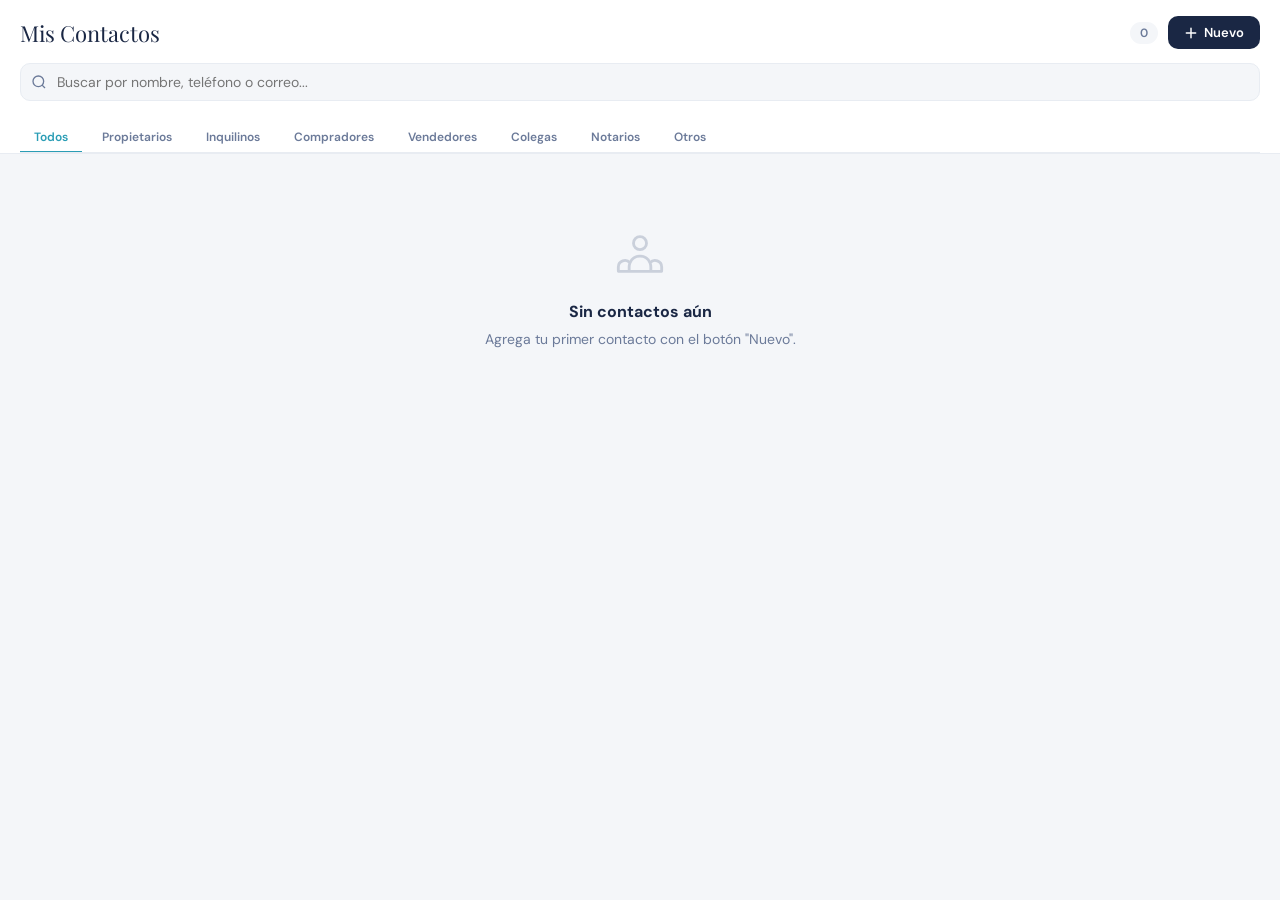
<file: contactos.html>
<!DOCTYPE html>
<html lang="es">
<head>
<meta charset="UTF-8"/>
<meta name="viewport" content="width=device-width, initial-scale=1.0"/>
<title>Mis Contactos — Brokr</title>
<link href="https://fonts.googleapis.com/css2?family=Playfair+Display:wght@400;600;700&family=DM+Sans:wght@300;400;500;600&display=swap" rel="stylesheet"/>
<style>
:root{
  --navy:#1a2744;--navy2:#0f1829;--navy3:#243358;
  --teal:#2a9db5;--teal2:#3dbdd6;--tealp:#e8f7fa;
  --silver:#f4f6f9;--silver2:#e8ecf2;--bdr:#dce2ef;
  --txt:#1a2744;--mut:#6b7a99;--wh:#ffffff;--r:12px;--r2:8px;
}
*{box-sizing:border-box;margin:0;padding:0}
body{font-family:'DM Sans',sans-serif;background:var(--silver);color:var(--txt);min-height:100vh}

/* ── PICKER BANNER ────────────────────────────────────────────── */
.picker-banner{display:none;background:var(--navy);color:#fff;padding:10px 20px;text-align:center;font-size:13px;font-weight:600;position:sticky;top:0;z-index:20}
.picker-banner.show{display:block}

/* ── HEADER ───────────────────────────────────────────────────── */
.header{background:var(--wh);border-bottom:1px solid var(--silver2);padding:16px 20px 0;position:sticky;top:0;z-index:10}
.picker-banner.show ~ .header{top:38px}
.header-top{display:flex;align-items:center;gap:10px;margin-bottom:14px}
.header-title{font-family:'Playfair Display',serif;font-size:22px;color:var(--navy);flex:1}
.count-badge{font-size:12px;color:var(--mut);background:var(--silver);border-radius:20px;padding:3px 10px;font-weight:600}
.add-btn{background:var(--navy);color:#fff;border:none;border-radius:10px;padding:8px 16px;font-family:'DM Sans',sans-serif;font-size:13px;font-weight:600;cursor:pointer;display:flex;align-items:center;gap:6px;transition:background .15s}
.add-btn:hover{background:var(--navy3)}

/* ── SEARCH ───────────────────────────────────────────────────── */
.search-wrap{position:relative;margin-bottom:12px}
.search-wrap svg{position:absolute;left:11px;top:50%;transform:translateY(-50%);color:var(--mut);pointer-events:none}
.search-input{width:100%;background:var(--silver);border:1.5px solid var(--silver2);border-radius:10px;padding:9px 11px 9px 36px;font-family:'DM Sans',sans-serif;font-size:14px;color:var(--txt);outline:none;transition:border .15s}
.search-input:focus{border-color:var(--teal);background:#fff}

/* ── FILTERS ──────────────────────────────────────────────────── */
.filter-tabs{display:flex;gap:6px;padding:10px 0 0;overflow-x:auto;scrollbar-width:none;border-bottom:1px solid var(--silver2)}
.filter-tabs::-webkit-scrollbar{display:none}
.ftab{flex-shrink:0;padding:6px 14px;border-radius:20px 20px 0 0;border:none;background:transparent;font-family:'DM Sans',sans-serif;font-size:12px;font-weight:600;color:var(--mut);cursor:pointer;transition:all .15s;border-bottom:2px solid transparent;margin-bottom:-1px}
.ftab.active{color:var(--teal);border-bottom-color:var(--teal)}

/* ── LIST ─────────────────────────────────────────────────────── */
.list{padding:14px 20px 100px;display:flex;flex-direction:column;gap:10px}

/* ── CONTACT CARD ─────────────────────────────────────────────── */
.contact-card{background:var(--wh);border:1.5px solid var(--silver2);border-radius:var(--r);padding:14px 16px;display:flex;align-items:center;gap:13px;cursor:pointer;transition:all .12s;position:relative}
.contact-card:active{transform:scale(.98)}
.contact-card.picker-mode:hover{border-color:var(--teal);background:var(--tealp)}

.avatar{width:44px;height:44px;border-radius:50%;display:flex;align-items:center;justify-content:center;font-size:16px;font-weight:700;color:#fff;flex-shrink:0;letter-spacing:-.5px}
.av-1{background:#2a9db5}.av-2{background:#8b5cf6}.av-3{background:#10b981}
.av-4{background:#f59e0b}.av-5{background:#e11d48}.av-6{background:#0ea5e9}
.av-7{background:#1a2744}.av-8{background:#059669}

.contact-info{flex:1;min-width:0}
.contact-name{font-size:15px;font-weight:600;color:var(--navy);white-space:nowrap;overflow:hidden;text-overflow:ellipsis}
.contact-meta{display:flex;align-items:center;gap:7px;margin-top:4px;flex-wrap:wrap}
.role-badge{font-size:10px;font-weight:700;text-transform:uppercase;letter-spacing:.04em;padding:2px 7px;border-radius:10px;white-space:nowrap}
.contact-sub{font-size:12px;color:var(--mut);white-space:nowrap;overflow:hidden;text-overflow:ellipsis}

.quick-acts{display:flex;gap:6px;flex-shrink:0}
.qa{width:34px;height:34px;border-radius:8px;border:1.5px solid var(--silver2);background:var(--silver);display:flex;align-items:center;justify-content:center;cursor:pointer;color:var(--mut);transition:all .12s;text-decoration:none;font-size:15px}
.qa:hover{border-color:var(--teal);background:var(--tealp)}

/* Role badge colors */
.rb-arrendador{background:#e8f7fa;color:#1a7a8f}
.rb-arrendatario{background:#eef2ff;color:#4338ca}
.rb-comprador{background:#fef3c7;color:#92400e}
.rb-vendedor{background:#f0fdf4;color:#15803d}
.rb-obligado_solidario{background:#fdf4ff;color:#7e22ce}
.rb-colega{background:#fff7ed;color:#9a3412}
.rb-notario{background:#f0f9ff;color:#0369a1}
.rb-otro{background:#f9fafb;color:#374151}

/* ── EMPTY ────────────────────────────────────────────────────── */
.empty{text-align:center;padding:60px 20px;color:var(--mut)}
.empty svg{margin-bottom:16px;opacity:.3}
.empty strong{display:block;font-size:16px;color:var(--navy);margin-bottom:6px}
.empty p{font-size:14px;line-height:1.6}

/* ── MODAL (ADD/EDIT) ─────────────────────────────────────────── */
.overlay{position:fixed;inset:0;background:rgba(0,0,0,.45);z-index:100;display:none;align-items:flex-end;justify-content:center}
.overlay.open{display:flex}
.sheet{background:var(--wh);border-radius:20px 20px 0 0;width:100%;max-width:780px;max-height:88vh;display:flex;flex-direction:column;animation:slideUp .25s ease}
@keyframes slideUp{from{transform:translateY(100%)}to{transform:translateY(0)}}
/* En pantallas más anchas: modal centrado para evitar que el close bar lo tape */
@media(min-width:560px){
  .overlay{align-items:center;padding:24px}
  .sheet{border-radius:16px;max-height:85vh}
  @keyframes slideUp{from{opacity:0;transform:scale(.96)}to{opacity:1;transform:scale(1)}}
}
.handle{width:40px;height:4px;background:var(--silver2);border-radius:2px;margin:12px auto 0;flex-shrink:0}
.sheet-header{display:flex;align-items:center;padding:14px 20px 12px;border-bottom:1px solid var(--silver2);flex-shrink:0}
.sheet-title{font-family:'Playfair Display',serif;font-size:18px;color:var(--navy);flex:1}
.close-btn{width:32px;height:32px;border:none;background:var(--silver);border-radius:8px;cursor:pointer;font-size:16px;color:var(--mut);display:flex;align-items:center;justify-content:center}
.close-btn:hover{background:var(--silver2)}
.sheet-body{flex:1;overflow-y:auto;padding:20px}
.sheet-footer{padding:14px 20px;border-top:1px solid var(--silver2);display:flex;gap:10px;flex-shrink:0;background:var(--wh)}

/* Form */
.sec-lbl{font-size:10px;font-weight:700;text-transform:uppercase;letter-spacing:.08em;color:var(--mut);margin:18px 0 10px;display:flex;align-items:center;gap:8px}
.sec-lbl:first-child{margin-top:0}
.sec-lbl::after{content:'';flex:1;height:1px;background:var(--silver2)}
.f{display:flex;flex-direction:column;gap:4px;margin-bottom:10px}
.f label{font-size:11px;font-weight:600;text-transform:uppercase;letter-spacing:.05em;color:var(--mut)}
.f input,.f select,.f textarea{background:var(--silver);border:1.5px solid var(--silver2);border-radius:var(--r2);padding:9px 11px;font-family:'DM Sans',sans-serif;font-size:14px;color:var(--txt);outline:none;width:100%;transition:border .15s;-webkit-appearance:none}
.f input:focus,.f select:focus,.f textarea:focus{border-color:var(--teal);background:#fff}
.f textarea{resize:vertical;min-height:70px}
.frow{display:grid;grid-template-columns:1fr 1fr;gap:10px}
.frow.three{grid-template-columns:1fr 1fr 1fr}
.col-2{grid-column:1/3}

/* Sexo toggle */
.sexo-row{display:flex;gap:6px;margin-top:2px}
.sexo-opt{flex:1;padding:8px;border:1.5px solid var(--bdr);border-radius:8px;background:none;color:var(--mut);font-size:12px;font-weight:600;cursor:pointer;font-family:inherit;transition:all .15s;text-align:center}
.sexo-opt.active{border-color:var(--teal);background:rgba(42,157,181,.12);color:var(--teal2)}

/* Buttons */
.btn-primary{flex:1;padding:12px;background:var(--navy);color:#fff;border:none;border-radius:var(--r2);font-family:'DM Sans',sans-serif;font-size:14px;font-weight:600;cursor:pointer;transition:background .15s}
.btn-primary:hover{background:var(--navy3)}
.btn-del{padding:12px 18px;background:#fff;color:#c00;border:1.5px solid #fcc;border-radius:var(--r2);font-family:'DM Sans',sans-serif;font-size:14px;font-weight:600;cursor:pointer;transition:all .15s}
.btn-del:hover{background:#fff5f5}

/* ── DETAIL SHEET ─────────────────────────────────────────────── */
.det-hero{display:flex;align-items:center;gap:16px;padding:18px 20px 14px;border-bottom:1px solid var(--silver2)}
.det-av{width:56px;height:56px;border-radius:50%;display:flex;align-items:center;justify-content:center;font-size:21px;font-weight:700;color:#fff;flex-shrink:0;letter-spacing:-.5px}
.det-hero-info .det-name{font-size:18px;font-weight:700;color:var(--navy);margin-bottom:5px}
.det-body{flex:1;overflow-y:auto;padding:16px 20px 20px}
.det-row{display:flex;justify-content:space-between;align-items:flex-start;padding:10px 0;border-bottom:1px solid var(--silver2);gap:12px}
.det-row:last-child{border-bottom:none}
.det-lbl{font-size:11px;font-weight:600;color:var(--mut);text-transform:uppercase;letter-spacing:.04em;flex-shrink:0}
.det-val{font-size:13px;color:var(--navy);text-align:right;line-height:1.4}
.det-val a{color:var(--teal);text-decoration:none}
.det-acts{display:flex;gap:8px;padding:12px 20px;border-top:1px solid var(--silver2)}
.det-btn{flex:1;padding:11px;border:1.5px solid var(--silver2);border-radius:var(--r2);background:var(--silver);color:var(--navy);font-family:'DM Sans',sans-serif;font-size:13px;font-weight:600;cursor:pointer;text-align:center;text-decoration:none;display:flex;align-items:center;justify-content:center;gap:5px;transition:all .12s}
.det-btn:hover{border-color:var(--teal);background:var(--tealp);color:var(--teal)}
.det-btn.navy{background:var(--navy);color:#fff;border-color:var(--navy)}
.det-btn.navy:hover{background:var(--navy3)}
.det-btn.red{color:#c00;border-color:#fcc}
.det-btn.red:hover{background:#fff5f5}
.nota-box{background:var(--silver);border-radius:8px;padding:10px 12px;font-size:13px;color:var(--txt);line-height:1.55;margin-top:6px}
.op-item{display:flex;gap:10px;padding:8px 0;border-bottom:1px solid var(--silver2);align-items:flex-start}
.op-item:last-child{border-bottom:none}
.op-ico{width:30px;height:30px;border-radius:8px;background:var(--tealp);color:var(--teal);display:flex;align-items:center;justify-content:center;font-size:14px;flex-shrink:0}
.op-desc{font-size:13px;color:var(--navy);font-weight:500}
.op-date{font-size:11px;color:var(--mut);margin-top:2px}

/* ── TOAST ────────────────────────────────────────────────────── */
.toast{position:fixed;bottom:24px;left:50%;transform:translateX(-50%) translateY(20px);background:var(--navy);color:#fff;padding:10px 20px;border-radius:10px;font-size:13px;font-weight:500;opacity:0;transition:all .25s;z-index:999;white-space:nowrap;pointer-events:none}
.toast.show{opacity:1;transform:translateX(-50%) translateY(0)}
</style>
</head>
<body>

<!-- PICKER BANNER -->
<div class="picker-banner" id="picker-banner">
  Seleccionando contacto — toca el que quieres usar
</div>

<!-- HEADER -->
<div class="header">
  <div class="header-top">
    <div class="header-title">Mis Contactos</div>
    <span class="count-badge" id="count-badge">0</span>
    <button class="add-btn" id="add-btn-top" onclick="abrirModal()">
      <svg width="14" height="14" fill="none" viewBox="0 0 24 24" stroke="currentColor" stroke-width="2.5"><path stroke-linecap="round" stroke-linejoin="round" d="M12 4v16m8-8H4"/></svg>
      Nuevo
    </button>
  </div>
  <div class="search-wrap">
    <svg width="16" height="16" fill="none" viewBox="0 0 24 24" stroke="currentColor" stroke-width="2"><circle cx="11" cy="11" r="8"/><path d="m21 21-4.35-4.35"/></svg>
    <input type="search" class="search-input" id="search-input" placeholder="Buscar por nombre, teléfono o correo..." oninput="renderLista()"/>
  </div>
  <div class="filter-tabs">
    <button class="ftab active" onclick="setFiltro('todos',this)">Todos</button>
    <button class="ftab" onclick="setFiltro('arrendador',this)">Propietarios</button>
    <button class="ftab" onclick="setFiltro('arrendatario',this)">Inquilinos</button>
    <button class="ftab" onclick="setFiltro('comprador',this)">Compradores</button>
    <button class="ftab" onclick="setFiltro('vendedor',this)">Vendedores</button>
    <button class="ftab" onclick="setFiltro('colega',this)">Colegas</button>
    <button class="ftab" onclick="setFiltro('notario',this)">Notarios</button>
    <button class="ftab" onclick="setFiltro('otro',this)">Otros</button>
  </div>
</div>

<!-- LIST -->
<div class="list" id="lista"></div>

<!-- ══ ADD/EDIT MODAL ══ -->
<div class="overlay" id="modal-ov" onclick="if(event.target===this)cerrarModal()">
  <div class="sheet">
    <div class="handle"></div>
    <div class="sheet-header">
      <div class="sheet-title" id="modal-title">Nuevo contacto</div>
      <button class="close-btn" onclick="cerrarModal()">✕</button>
    </div>
    <div class="sheet-body">

      <div class="sec-lbl">Información básica</div>
      <div class="f">
        <label>Nombre completo *</label>
        <input id="m-nombre" type="text" placeholder="Ej. Salvador Bolaños Navarro"/>
      </div>
      <div class="frow">
        <div class="f"><label>Teléfono *</label><input id="m-tel" type="tel" placeholder="443 123 4567"/></div>
        <div class="f"><label>WhatsApp</label><input id="m-wa" type="tel" placeholder="Si es distinto al teléfono"/></div>
      </div>
      <div class="f"><label>Correo electrónico</label><input id="m-email" type="email" placeholder="correo@ejemplo.com"/></div>
      <div class="frow">
        <div class="f">
          <label>Rol / Tipo</label>
          <select id="m-tipo">
            <option value="arrendador">Propietario / Arrendador</option>
            <option value="arrendatario">Inquilino / Arrendatario</option>
            <option value="comprador">Comprador</option>
            <option value="vendedor">Vendedor</option>
            <option value="obligado_solidario">Obligado solidario</option>
            <option value="colega">Colega / Agente</option>
            <option value="notario">Notario</option>
            <option value="otro">Otro</option>
          </select>
        </div>
        <div class="f">
          <label>Sexo</label>
          <div class="sexo-row">
            <button class="sexo-opt active" data-s="M" onclick="setSexo('M',this)">♂ Masc.</button>
            <button class="sexo-opt" data-s="F" onclick="setSexo('F',this)">♀ Fem.</button>
          </div>
        </div>
      </div>
      <div class="f"><label>Empresa / Inmobiliaria</label><input id="m-empresa" type="text" placeholder="Ej. Grupo Inmobiliario XYZ"/></div>

      <div class="sec-lbl">Domicilio</div>
      <div class="frow three">
        <div class="f col-2"><label>Calle</label><input id="m-calle" type="text" placeholder="Ej. AV. CAMELINAS" oninput="this.value=this.value.toUpperCase()"/></div>
        <div class="f"><label>Núm. ext.</label><input id="m-numext" type="text" placeholder="123" oninput="this.value=this.value.toUpperCase()"/></div>
        <div class="f"><label>Núm. int.</label><input id="m-numint" type="text" placeholder="4-A" oninput="this.value=this.value.toUpperCase()"/></div>
        <div class="f"><label>C.P.</label><input id="m-cp" type="text" placeholder="58260" maxlength="5" oninput="this.value=this.value.replace(/\D/g,'')"/></div>
      </div>
      <div class="frow">
        <div class="f"><label>Colonia</label><input id="m-colonia" type="text" placeholder="Ej. CHAPULTEPEC" oninput="this.value=this.value.toUpperCase()"/></div>
        <div class="f"><label>Municipio / Estado</label><input id="m-mpio" type="text" placeholder="MORELIA, MICHOACÁN" oninput="this.value=this.value.toUpperCase()"/></div>
      </div>

      <div class="sec-lbl">Datos bancarios</div>
      <div class="frow">
        <div class="f"><label>Banco</label><input id="m-banco" type="text" placeholder="Ej. BBVA"/></div>
        <div class="f"><label>Cuenta / CLABE</label><input id="m-cuenta" type="text" placeholder="012345678901234567"/></div>
      </div>

      <div class="sec-lbl">Notas</div>
      <div class="f"><label>Observaciones</label><textarea id="m-notas" rows="3" placeholder="Ej. Prefiere WhatsApp. Verificado. Responde rápido."></textarea></div>

    </div>
    <div class="sheet-footer">
      <button class="btn-del" id="btn-del" onclick="confirmarEliminar()" style="display:none">Eliminar</button>
      <button class="btn-primary" onclick="guardarContacto()">Guardar contacto</button>
    </div>
  </div>
</div>

<!-- ══ DETAIL SHEET ══ -->
<div class="overlay" id="detail-ov" onclick="if(event.target===this)cerrarDetalle()">
  <div class="sheet">
    <div class="handle"></div>
    <div class="det-hero">
      <div class="det-av" id="det-av"></div>
      <div class="det-hero-info">
        <div class="det-name" id="det-nombre"></div>
        <div id="det-badge" style="margin-bottom:4px"></div>
        <div style="font-size:12px;color:var(--mut)" id="det-empresa"></div>
      </div>
      <button class="close-btn" onclick="cerrarDetalle()" style="margin-left:auto;align-self:flex-start">✕</button>
    </div>
    <div class="det-body" id="det-body"></div>
    <div class="det-acts">
      <a class="det-btn" id="det-wa-btn" href="#" target="_blank">💬 WA</a>
      <a class="det-btn" id="det-call-btn" href="#">📞 Llamar</a>
      <a class="det-btn" id="det-mail-btn" href="#">✉️ Email</a>
      <button class="det-btn navy" onclick="editarDesdeDetalle()">✏️ Editar</button>
    </div>
  </div>
</div>

<!-- TOAST -->
<div class="toast" id="toast"></div>

<script>
const LS_KEY = 'brokr_contactos';
let sexoActual = 'M';
let editandoId = null;
let detContacto = null;
let filtroActual = 'todos';

// Picker mode (called from another module via iframe)
const params = new URLSearchParams(location.search);
const IS_PICKER = params.get('picker') === '1';
const PICKER_TIPO = params.get('tipo') || '';

if (IS_PICKER) {
  document.getElementById('picker-banner').classList.add('show');
  document.getElementById('add-btn-top').style.display = 'none';
  // Pre-select filter if tipo provided
  if (PICKER_TIPO) {
    const tabMap = {arrendador:'Propietarios',arrendatario:'Inquilinos',comprador:'Compradores',vendedor:'Vendedores',colega:'Colegas',notario:'Notarios'};
    filtroActual = PICKER_TIPO;
    document.querySelectorAll('.ftab').forEach(b => {
      b.classList.toggle('active', b.textContent === (tabMap[PICKER_TIPO]||'Todos'));
    });
  }
}

// ── Data ──────────────────────────────────────────────────────────────────────
function cargar() { return JSON.parse(localStorage.getItem(LS_KEY) || '[]'); }
function guardar(arr) { localStorage.setItem(LS_KEY, JSON.stringify(arr)); }
function gv(id) { return (document.getElementById(id)?.value || '').trim(); }
function sv(id, v) { const el = document.getElementById(id); if (el) el.value = v || ''; }

// ── Helpers ───────────────────────────────────────────────────────────────────
const ROLES = {
  arrendador:         { lbl:'Propietario',      cls:'rb-arrendador' },
  arrendatario:       { lbl:'Inquilino',         cls:'rb-arrendatario' },
  comprador:          { lbl:'Comprador',         cls:'rb-comprador' },
  vendedor:           { lbl:'Vendedor',          cls:'rb-vendedor' },
  obligado_solidario: { lbl:'Oblig. solidario',  cls:'rb-obligado_solidario' },
  colega:             { lbl:'Colega',            cls:'rb-colega' },
  notario:            { lbl:'Notario',           cls:'rb-notario' },
  otro:               { lbl:'Otro',              cls:'rb-otro' },
};

function rolBadge(tipo) {
  const r = ROLES[tipo] || ROLES.otro;
  return `<span class="role-badge ${r.cls}">${r.lbl}</span>`;
}

function avColor(nombre) {
  let h = 0;
  for (let i = 0; i < nombre.length; i++) h = (h * 31 + nombre.charCodeAt(i)) | 0;
  return `av-${(Math.abs(h) % 8) + 1}`;
}

function initials(nombre) {
  const p = nombre.trim().split(/\s+/);
  return p.length >= 2 ? (p[0][0] + p[1][0]).toUpperCase() : nombre.slice(0,2).toUpperCase();
}

function domicilio(c) {
  const parts = [];
  if (c.calle) parts.push(c.calle + (c.num_ext ? ' No. ' + c.num_ext : '') + (c.num_int ? ' Int. ' + c.num_int : ''));
  if (c.colonia) parts.push('Col. ' + c.colonia);
  if (c.cp) parts.push('C.P. ' + c.cp);
  if (c.mpio) parts.push(c.mpio);
  return parts.join(', ');
}

function showToast(msg) {
  const t = document.getElementById('toast');
  t.textContent = msg;
  t.classList.add('show');
  setTimeout(() => t.classList.remove('show'), 2400);
}

// ── Render ────────────────────────────────────────────────────────────────────
function renderLista() {
  const todos = cargar();
  const q = gv('search-input').toLowerCase();

  const filtrados = todos.filter(c => {
    const okTipo = filtroActual === 'todos' || c.tipo === filtroActual;
    const okQ = !q || [c.nombre, c.telefono, c.email, c.empresa].some(v => (v||'').toLowerCase().includes(q));
    return okTipo && okQ;
  });

  document.getElementById('count-badge').textContent = todos.length;

  const lista = document.getElementById('lista');
  if (!filtrados.length) {
    lista.innerHTML = `<div class="empty">
      <svg width="52" height="52" fill="none" viewBox="0 0 24 24" stroke="currentColor">
        <path stroke-linecap="round" stroke-linejoin="round" stroke-width="1.3" d="M17 20h5v-2a3 3 0 00-5.356-1.857M17 20H7m10 0v-2c0-.656-.126-1.283-.356-1.857M7 20H2v-2a3 3 0 015.356-1.857M7 20v-2c0-.656.126-1.283.356-1.857m0 0a5.002 5.002 0 019.288 0M15 7a3 3 0 11-6 0 3 3 0 016 0z"/>
      </svg>
      <strong>${(q || filtroActual !== 'todos') ? 'Sin resultados' : 'Sin contactos aún'}</strong>
      <p>${(q || filtroActual !== 'todos') ? 'Prueba con otros términos o cambia el filtro.' : 'Agrega tu primer contacto con el botón "Nuevo".'}</p>
    </div>`;
    return;
  }

  lista.innerHTML = filtrados.map(c => {
    const sub = c.telefono || c.email || c.empresa || '';
    const pickerCls = IS_PICKER ? ' picker-mode' : '';
    const clickFn = IS_PICKER ? `seleccionarContacto('${c.id}')` : `abrirDetalle('${c.id}')`;
    return `<div class="contact-card${pickerCls}" onclick="${clickFn}">
      <div class="avatar ${avColor(c.nombre)}">${initials(c.nombre)}</div>
      <div class="contact-info">
        <div class="contact-name">${c.nombre}</div>
        <div class="contact-meta">${rolBadge(c.tipo)}<span class="contact-sub">${sub}</span></div>
      </div>
      ${!IS_PICKER ? `<div class="quick-acts" onclick="event.stopPropagation()">
        ${(c.telefono||c.wa) ? `<a class="qa" href="https://wa.me/52${(c.wa||c.telefono).replace(/\D/g,'')}" target="_blank" title="WhatsApp">💬</a>` : ''}
        ${c.telefono ? `<a class="qa" href="tel:${c.telefono}" title="Llamar">📞</a>` : ''}
      </div>` : '<div style="color:var(--teal);font-size:13px;font-weight:600">Seleccionar →</div>'}
    </div>`;
  }).join('');
}

// ── Picker mode ───────────────────────────────────────────────────────────────
function seleccionarContacto(id) {
  const c = cargar().find(x => x.id === id);
  if (!c) return;
  // Send to parent iframe
  window.parent.postMessage({ tipo: 'brokr_contacto_seleccionado', contacto: c }, '*');
  // Also try opener
  if (window.opener) window.opener.postMessage({ tipo: 'brokr_contacto_seleccionado', contacto: c }, '*');
}

// ── Filters ───────────────────────────────────────────────────────────────────
function setFiltro(tipo, btn) {
  filtroActual = tipo;
  document.querySelectorAll('.ftab').forEach(b => b.classList.remove('active'));
  btn.classList.add('active');
  renderLista();
}

// ── Sexo ──────────────────────────────────────────────────────────────────────
function setSexo(s, btn) {
  sexoActual = s;
  document.querySelectorAll('.sexo-opt').forEach(b => b.classList.remove('active'));
  if (btn) btn.classList.add('active');
}

// ── Modal ─────────────────────────────────────────────────────────────────────
function abrirModal(id = null) {
  editandoId = id;
  if (id) {
    const c = cargar().find(x => x.id === id);
    if (!c) return;
    document.getElementById('modal-title').textContent = 'Editar contacto';
    sv('m-nombre', c.nombre); sv('m-tel', c.telefono); sv('m-wa', c.wa || c.whatsapp);
    sv('m-email', c.email); sv('m-empresa', c.empresa);
    sv('m-calle', c.calle); sv('m-numext', c.num_ext); sv('m-numint', c.num_int);
    sv('m-colonia', c.colonia); sv('m-cp', c.cp); sv('m-mpio', c.mpio);
    sv('m-banco', c.banco); sv('m-cuenta', c.cuenta); sv('m-notas', c.notas);
    document.getElementById('m-tipo').value = c.tipo || 'arrendador';
    const sx = c.sexo || 'M';
    sexoActual = sx;
    document.querySelectorAll('.sexo-opt').forEach(b => b.classList.toggle('active', b.dataset.s === sx));
    document.getElementById('btn-del').style.display = 'block';
  } else {
    document.getElementById('modal-title').textContent = 'Nuevo contacto';
    ['m-nombre','m-tel','m-wa','m-email','m-empresa','m-calle','m-numext','m-numint','m-colonia','m-cp','m-banco','m-cuenta','m-notas'].forEach(i => sv(i,''));
    sv('m-mpio','MORELIA, MICHOACÁN');
    document.getElementById('m-tipo').value = 'arrendador';
    sexoActual = 'M';
    document.querySelectorAll('.sexo-opt').forEach(b => b.classList.toggle('active', b.dataset.s === 'M'));
    document.getElementById('btn-del').style.display = 'none';
  }
  document.getElementById('modal-ov').classList.add('open');
  setTimeout(() => document.getElementById('m-nombre').focus(), 100);
}

function cerrarModal() { document.getElementById('modal-ov').classList.remove('open'); editandoId = null; }

function guardarContacto() {
  const nombre = gv('m-nombre');
  const tel    = gv('m-tel');
  if (!nombre) { alert('El nombre es obligatorio.'); document.getElementById('m-nombre').focus(); return; }
  if (!tel)    { alert('El teléfono es obligatorio.'); document.getElementById('m-tel').focus(); return; }

  const contactos = cargar();
  const ahora = new Date().toISOString();
  const datos = {
    nombre: nombre.toUpperCase(),
    telefono: tel,
    wa: gv('m-wa'),
    email: gv('m-email').toLowerCase(),
    tipo: document.getElementById('m-tipo').value,
    sexo: sexoActual,
    empresa: gv('m-empresa'),
    calle: gv('m-calle'),
    num_ext: gv('m-numext'),
    num_int: gv('m-numint'),
    colonia: gv('m-colonia'),
    cp: gv('m-cp'),
    mpio: gv('m-mpio'),
    banco: gv('m-banco'),
    cuenta: gv('m-cuenta'),
    notas: gv('m-notas'),
    updated_at: ahora,
  };

  if (editandoId) {
    const idx = contactos.findIndex(c => c.id === editandoId);
    if (idx >= 0) contactos[idx] = { ...contactos[idx], ...datos };
  } else {
    datos.id = 'c_' + Date.now();
    datos.created_at = ahora;
    datos.operaciones = [];
    contactos.unshift(datos);
  }

  guardar(contactos);
  cerrarModal();
  renderLista();
  showToast(editandoId ? 'Contacto actualizado ✓' : 'Contacto guardado ✓');
}

function confirmarEliminar() {
  if (!editandoId) return;
  if (!confirm('¿Eliminar este contacto? Esta acción no se puede deshacer.')) return;
  guardar(cargar().filter(c => c.id !== editandoId));
  cerrarModal();
  cerrarDetalle();
  renderLista();
  showToast('Contacto eliminado');
}

// ── Detail ────────────────────────────────────────────────────────────────────
function abrirDetalle(id) {
  const c = cargar().find(x => x.id === id);
  if (!c) return;
  detContacto = c;

  const av = document.getElementById('det-av');
  av.textContent = initials(c.nombre);
  av.className = `det-av ${avColor(c.nombre)}`;
  document.getElementById('det-nombre').textContent = c.nombre;
  document.getElementById('det-badge').innerHTML = rolBadge(c.tipo);
  document.getElementById('det-empresa').textContent = c.empresa || '';

  const wa = c.wa || c.telefono;
  const waBtn = document.getElementById('det-wa-btn');
  const callBtn = document.getElementById('det-call-btn');
  const mailBtn = document.getElementById('det-mail-btn');
  waBtn.href = wa ? `https://wa.me/52${wa.replace(/\D/g,'')}` : '#';
  callBtn.href = c.telefono ? `tel:${c.telefono}` : '#';
  mailBtn.href = c.email ? `mailto:${c.email}` : '#';
  if (!wa) waBtn.style.opacity = '.4';
  if (!c.telefono) callBtn.style.opacity = '.4';
  if (!c.email) mailBtn.style.opacity = '.4';

  const rows = [];
  if (c.telefono) rows.push(['Teléfono', `<a href="tel:${c.telefono}">${c.telefono}</a>`]);
  if (c.wa)       rows.push(['WhatsApp', `<a href="https://wa.me/52${c.wa.replace(/\D/g,'')}" target="_blank">${c.wa}</a>`]);
  if (c.email)    rows.push(['Correo', `<a href="mailto:${c.email}">${c.email}</a>`]);
  const dir = domicilio(c);
  if (dir) rows.push(['Domicilio', dir]);
  if (c.banco)   rows.push(['Banco', c.banco]);
  if (c.cuenta)  rows.push(['Cuenta / CLABE', c.cuenta]);
  rows.push(['Sexo', c.sexo === 'F' ? 'Femenino' : 'Masculino']);
  if (c.created_at) rows.push(['Agregado', new Date(c.created_at).toLocaleDateString('es-MX',{day:'2-digit',month:'short',year:'numeric'})]);

  let html = rows.map(([l,v]) => `<div class="det-row"><span class="det-lbl">${l}</span><span class="det-val">${v}</span></div>`).join('');
  if (c.notas) html += `<div style="margin-top:14px"><div class="det-lbl" style="margin-bottom:6px">Notas</div><div class="nota-box">${c.notas}</div></div>`;
  if (c.operaciones && c.operaciones.length) {
    html += `<div style="margin-top:18px"><div class="det-lbl" style="margin-bottom:8px">Historial de operaciones</div>` +
      c.operaciones.map(op => `<div class="op-item"><div class="op-ico">${op.icono||'📋'}</div><div><div class="op-desc">${op.desc}</div><div class="op-date">${op.fecha}</div></div></div>`).join('') +
      '</div>';
  }

  document.getElementById('det-body').innerHTML = html;
  document.getElementById('detail-ov').classList.add('open');
}

function cerrarDetalle() { document.getElementById('detail-ov').classList.remove('open'); detContacto = null; }

function editarDesdeDetalle() {
  if (!detContacto) return;
  cerrarDetalle();
  abrirModal(detContacto.id);
}

// ── Registrar operación desde otro módulo ─────────────────────────────────────
// Otro módulo puede llamar: postMessage({tipo:'brokr_registrar_op', contacto_id, op:{desc,icono,fecha}})
window.addEventListener('message', e => {
  if (!e.data || e.data.tipo !== 'brokr_registrar_op') return;
  const contactos = cargar();
  const c = contactos.find(x => x.id === e.data.contacto_id);
  if (!c) return;
  if (!c.operaciones) c.operaciones = [];
  c.operaciones.unshift(e.data.op);
  guardar(contactos);
});

// ── Init ──────────────────────────────────────────────────────────────────────
renderLista();
</script>
</body>
</html>
</file>
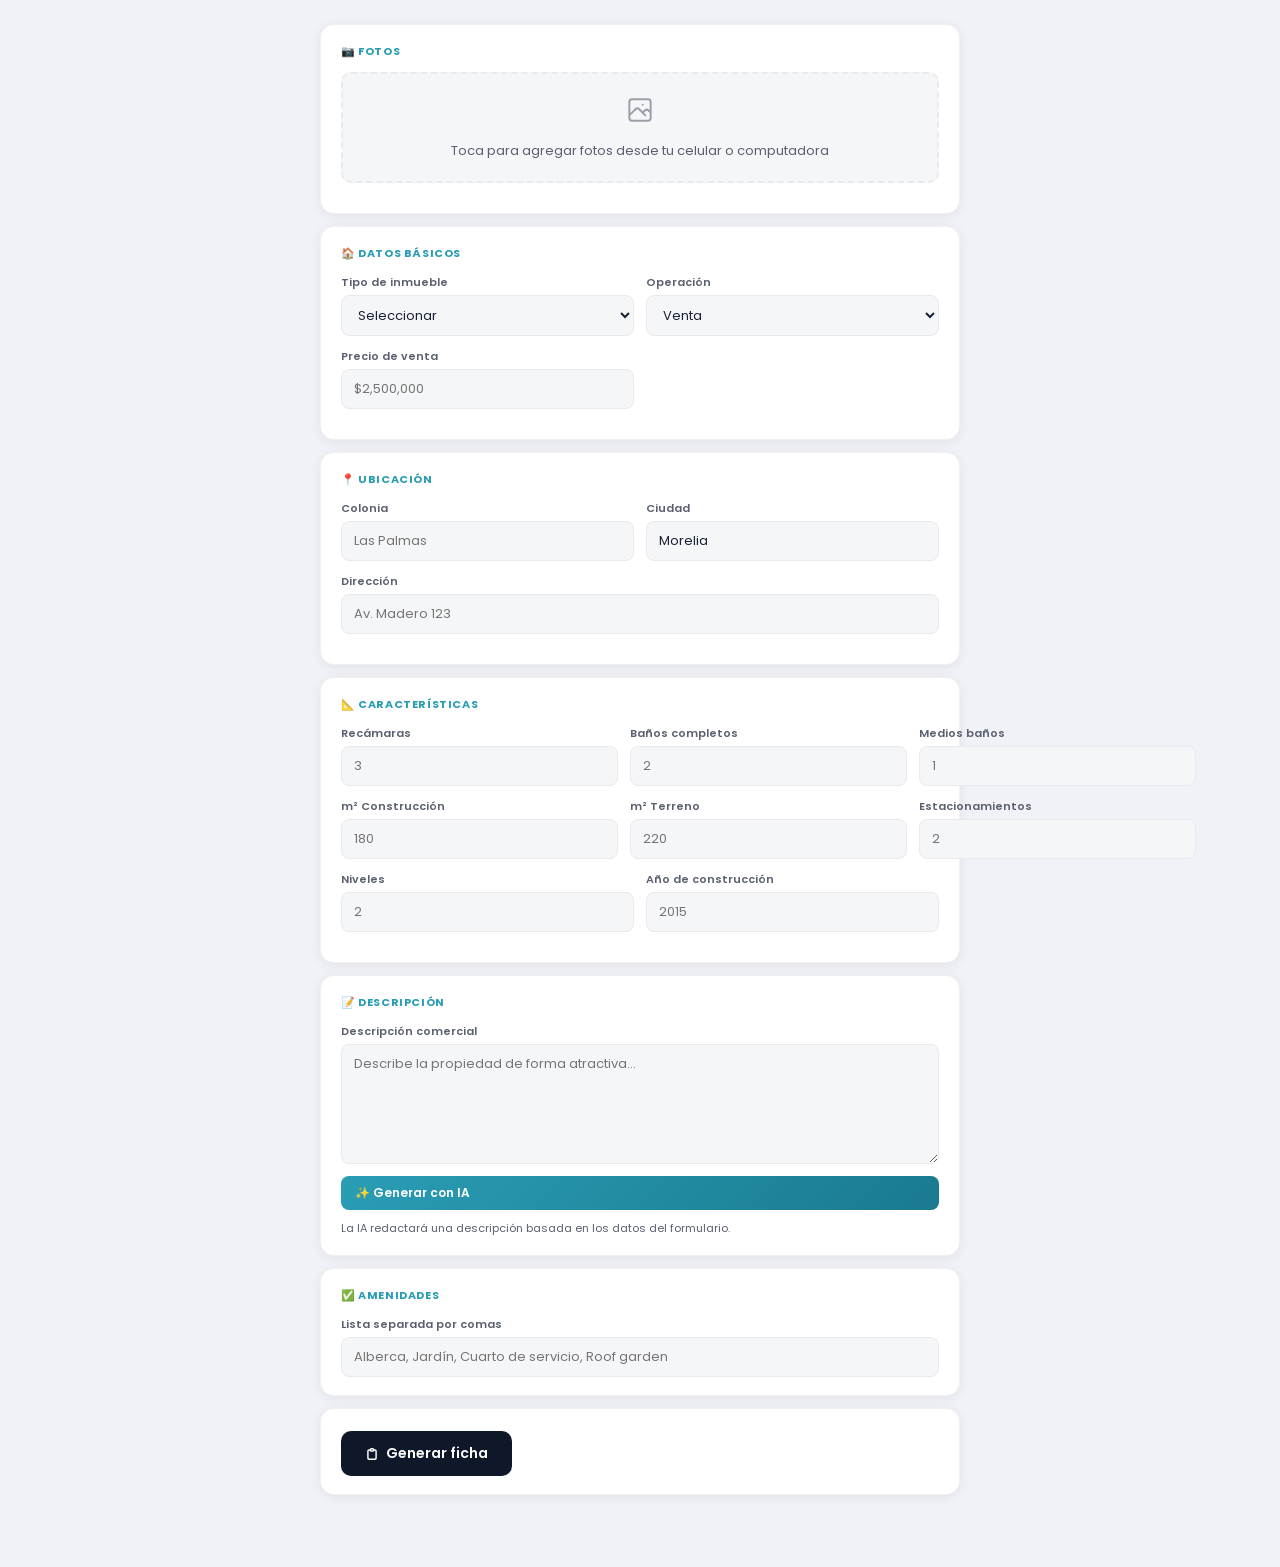
<file: ficha-manual.html>
<!DOCTYPE html>
<html lang="es">
<head>
<meta charset="UTF-8"/>
<meta name="viewport" content="width=device-width, initial-scale=1.0"/>
<title>Brokr — Ficha Manual</title>
<link rel="preconnect" href="https://fonts.googleapis.com"/>
<link href="https://fonts.googleapis.com/css2?family=Poppins:wght@300;400;500;600;700;800&family=Playfair+Display:wght@600;700&display=swap" rel="stylesheet"/>
<style>
:root{
  --navy:#0f1829;--navy2:#1e2d47;--teal:#2a9db5;--teal-dark:#1a7a8f;
  --teal-bg:rgba(42,157,181,0.10);--teal-border:rgba(42,157,181,0.25);
  --white:#ffffff;--gray:#f5f6f8;--gray2:#e8eaee;
  --txt:#1a2035;--mut:#5a6070;--mut2:#9aa0ad;--r:14px;
  --shadow:0 2px 12px rgba(0,0,0,0.07);--font:'Poppins',sans-serif;
}
*{box-sizing:border-box;margin:0;padding:0}
body{font-family:'Poppins',sans-serif;background:#f0f2f7;color:var(--txt)}

/* ── APP UI ── */
#app-ui{max-width:680px;margin:0 auto;padding:24px 20px 60px}


.ui-card{background:var(--white);border-radius:var(--r);padding:18px 20px;box-shadow:var(--shadow);border:1px solid rgba(0,0,0,0.06);margin-bottom:12px}
.ui-card h3{font-size:11px;font-weight:700;text-transform:uppercase;letter-spacing:.6px;color:var(--teal);margin-bottom:12px}
.frow{display:grid;grid-template-columns:1fr 1fr;gap:12px;margin-bottom:12px}
.frow.three{grid-template-columns:1fr 1fr 1fr}
.frow.single{grid-template-columns:1fr}
.f{display:flex;flex-direction:column;gap:4px}
.f label{font-size:11px;font-weight:600;color:var(--mut)}
.f input,.f select,.f textarea{
  padding:9px 12px;border:1.5px solid var(--gray2);border-radius:8px;
  font-size:13px;font-family:'Poppins',sans-serif;color:var(--txt);
  outline:none;transition:border-color .15s;background:var(--gray);
}
.f input:focus,.f select:focus,.f textarea:focus{border-color:var(--teal);background:white;box-shadow:0 0 0 3px var(--teal-bg);}
.f textarea{resize:vertical;min-height:80px}

/* price row */
#precio-renta-row{display:none}

/* foto upload */
.foto-upload-area{
  border:2px dashed var(--gray2);border-radius:10px;
  padding:20px;text-align:center;cursor:pointer;
  transition:border-color .2s,background .2s;
  background:var(--gray);
}
.foto-upload-area:hover{border-color:var(--teal);background:#f0fbfd}
.foto-upload-area p{font-size:13px;color:var(--mut);margin-top:8px}
.foto-upload-area svg{opacity:.4}
#photos-grid{
  display:grid;grid-template-columns:repeat(4,1fr);gap:8px;margin-top:12px;
}
.photo-thumb{
  position:relative;border-radius:8px;overflow:hidden;
  aspect-ratio:1;cursor:grab;border:2px solid transparent;
  transition:border-color .15s;
}
.photo-thumb.drag-over{border-color:var(--teal)}
.photo-thumb.dragging{opacity:.5}
.photo-thumb img{width:100%;height:100%;object-fit:cover;display:block}
.photo-main-badge{
  position:absolute;bottom:4px;left:4px;
  background:var(--teal);color:white;font-size:9px;font-weight:700;
  padding:2px 7px;border-radius:10px;letter-spacing:.3px;
}
.photo-del{
  position:absolute;top:4px;right:4px;
  background:rgba(0,0,0,.55);color:white;border:none;
  width:20px;height:20px;border-radius:50%;font-size:13px;
  cursor:pointer;display:flex;align-items:center;justify-content:center;line-height:1;
}
#drag-hint{
  display:none;font-size:11px;color:var(--mut);text-align:center;
  margin-top:6px;
}
#drag-hint.show{display:block}

/* AI desc button */
.ai-btn{
  display:flex;align-items:center;gap:6px;padding:8px 14px;
  background:linear-gradient(135deg,var(--teal),var(--teal-dark));
  color:white;border:none;border-radius:8px;font-size:12px;
  font-weight:600;cursor:pointer;font-family:'Poppins',sans-serif;
  margin-top:8px;
}
.ai-btn:hover{opacity:.9}
.ai-hint{font-size:11px;color:var(--mut);margin-top:6px}

/* action buttons */
.actions{display:flex;gap:10px;margin-top:4px}
.ui-btn{
  display:flex;align-items:center;gap:7px;padding:12px 24px;
  background:var(--navy);color:white;border:none;border-radius:10px;
  font-size:14px;font-weight:600;font-family:'Poppins',sans-serif;cursor:pointer;
  transition:opacity .15s;
}
.ui-btn:hover{opacity:.9}
.ui-btn.teal{background:var(--teal)}
.ui-btn.outline{background:transparent;border:1.5px solid var(--gray2);color:var(--navy)}
.ui-btn.outline:hover{background:var(--gray)}

#print-bar{
  display:none;background:var(--white);border-radius:var(--r);
  padding:14px 20px;box-shadow:0 2px 12px rgba(0,0,0,.06);
  margin-bottom:14px;flex-direction:row;align-items:center;
  justify-content:space-between;gap:12px;
}
#print-bar.show{display:flex}
#print-bar span{font-size:13px;color:var(--mut)}

/* ── FICHA PAGES ── */
#ficha{display:none;margin-bottom:40px}
#ficha.show{display:block}
#ficha-pages{}

.ficha-page{
  width:210mm;background:var(--white);margin:0 auto 24px;
  box-shadow:0 4px 32px rgba(0,0,0,.10);
  display:flex;flex-direction:column;overflow:hidden;
}
.cover-hero{width:100%;height:110mm;object-fit:cover;display:block;flex-shrink:0}
.cover-hero-placeholder{
  width:100%;height:110mm;
  background:linear-gradient(135deg,var(--navy),var(--navy2));
  display:flex;align-items:center;justify-content:center;flex-shrink:0;
}
.cover-info{padding:18px 24px 14px;border-bottom:1px solid var(--gray2)}
.cover-badge{
  display:inline-block;background:var(--teal);color:white;
  font-size:9px;font-weight:700;letter-spacing:.8px;text-transform:uppercase;
  padding:4px 10px;border-radius:20px;margin-bottom:10px;
}
.cover-precio{font-family:'Playfair Display',serif;font-size:30px;font-weight:700;color:var(--navy);line-height:1;margin-bottom:6px}
.cover-titulo{font-size:14px;font-weight:600;color:var(--navy);margin-bottom:4px}
.cover-ubicacion{font-size:12px;color:var(--mut);display:flex;align-items:center;gap:4px}
.cover-specs{display:grid;grid-template-columns:repeat(4,1fr);border-bottom:1px solid var(--gray2)}
.spec-item{padding:12px 16px;text-align:center;border-right:1px solid var(--gray2)}
.spec-item:last-child{border-right:none}
.spec-ico{font-size:18px;margin-bottom:3px}
.spec-val{font-size:16px;font-weight:700;color:var(--navy);line-height:1.1}
.spec-lbl{font-size:9px;text-transform:uppercase;letter-spacing:.5px;color:var(--mut);margin-top:2px}
.cover-desc-wrap{padding:16px 24px;flex:1}
.cover-desc-ttl{
  font-family:'Playfair Display',serif;font-size:13px;font-weight:600;
  color:var(--navy);margin-bottom:8px;padding-bottom:6px;
  border-bottom:2px solid var(--teal);display:inline-block;
}
.cover-desc{font-size:11.5px;color:#444;line-height:1.65}
.gallery-header{padding:16px 24px 12px;border-bottom:1px solid var(--gray2)}
.gallery-header h2{font-family:'Playfair Display',serif;font-size:16px;font-weight:600;color:var(--navy)}
.photo-grid{
  display:grid;grid-template-columns:1fr 1fr;
  grid-template-rows:repeat(3,1fr);gap:3px;flex:1;padding:3px;min-height:0;
}
.photo-grid img{width:100%;height:100%;object-fit:cover;display:block}
.chars-header{padding:18px 24px 14px;border-bottom:1px solid var(--gray2)}
.chars-header h2{font-family:'Playfair Display',serif;font-size:16px;font-weight:600;color:var(--navy)}
.chars-body{padding:16px 24px;flex:1}
.char-table{width:100%;border-collapse:collapse}
.char-table tr{border-bottom:1px solid var(--gray2)}
.char-table tr:last-child{border-bottom:none}
.char-table td{padding:8px 12px;font-size:12px;vertical-align:middle}
.char-table td:first-child{color:var(--mut);width:42%}
.char-table td:last-child{color:var(--navy);font-weight:600;text-align:right}
.char-table tr:nth-child(even) td{background:var(--gray)}
.amen-section{margin-top:16px}
.amen-ttl{font-size:11px;font-weight:700;text-transform:uppercase;letter-spacing:.6px;color:var(--teal);margin-bottom:8px}
.amen-grid{display:flex;flex-wrap:wrap;gap:6px}
.amen-item{font-size:11px;padding:5px 10px;background:var(--gray);border-radius:20px;color:var(--navy);border:1px solid var(--gray2)}
.ficha-footer{
  width:100%;height:40px;background:var(--navy);
  display:flex;align-items:center;justify-content:space-between;
  padding:0 20px;flex-shrink:0;
}
.ft-logo img{height:16px;filter:brightness(10)}
.ft-txt{font-size:9px;color:rgba(255,255,255,.35);letter-spacing:.5px}

/* ── PRINT ── */
@media print{
  *{-webkit-print-color-adjust:exact!important;print-color-adjust:exact!important}
  html,body{margin:0;padding:0;background:white}
  #app-ui{display:none!important}
  #ficha{display:block!important;margin:0!important}
  .ficha-page{
    width:210mm!important;height:297mm!important;
    margin:0!important;padding:0!important;box-shadow:none!important;
    page-break-after:always!important;page-break-inside:avoid!important;
    display:flex!important;flex-direction:column!important;overflow:hidden!important;
  }
  .ficha-page:last-child{page-break-after:avoid!important}
  .cover-hero,.cover-hero-placeholder{height:110mm!important;flex-shrink:0!important}
  .photo-grid{flex:1!important;min-height:0!important}
  .photo-grid img{width:100%!important;height:100%!important;object-fit:cover!important}
  .chars-body,.cover-desc-wrap{flex:1!important}
  .ficha-footer{height:40px!important;flex-shrink:0!important;background:var(--navy)!important}
  .ft-logo img{filter:brightness(10)!important}
  @page{size:A4 portrait;margin:0}
}
@media(max-width:768px){
  #app-ui{padding:16px 14px 40px}
  .frow,.frow.three{grid-template-columns:1fr}
  #photos-grid{grid-template-columns:repeat(3,1fr)}
  .ficha-page{width:100%;margin-bottom:12px}
  .cover-hero,.cover-hero-placeholder{height:55vw}
  .cover-specs{grid-template-columns:repeat(2,1fr)}
}
</style>
</head>
<body>
<!-- ═══ APP UI ═══════════════════════════════ -->
<div id="app-ui">

  <!-- FOTOS -->
  <div class="ui-card">
    <h3>📷 Fotos</h3>
    <div class="foto-upload-area" onclick="document.getElementById('foto-input').click()">
      <svg width="32" height="32" fill="none" viewBox="0 0 24 24" stroke="currentColor" stroke-width="1.5">
        <path stroke-linecap="round" stroke-linejoin="round" d="M4 16l4.586-4.586a2 2 0 012.828 0L16 16m-2-2l1.586-1.586a2 2 0 012.828 0L20 14m-6-6h.01M6 20h12a2 2 0 002-2V6a2 2 0 00-2-2H6a2 2 0 00-2 2v12a2 2 0 002 2z"/>
      </svg>
      <p>Toca para agregar fotos desde tu celular o computadora</p>
    </div>
    <input type="file" id="foto-input" accept="image/*" multiple style="display:none" onchange="addPhotos(this)"/>
    <div id="photos-grid"></div>
    <div id="drag-hint">↕ Arrastra para reordenar · La primera foto será la portada</div>
  </div>

  <!-- DATOS BÁSICOS -->
  <div class="ui-card">
    <h3>🏠 Datos básicos</h3>
    <div class="frow">
      <div class="f">
        <label>Tipo de inmueble</label>
        <select id="d-tipo">
          <option value="">Seleccionar</option>
          <option value="Casa">Casa</option>
          <option value="Departamento">Departamento</option>
          <option value="Terreno">Terreno</option>
          <option value="Local comercial">Local comercial</option>
          <option value="Oficina">Oficina</option>
          <option value="Bodega">Bodega</option>
          <option value="Rancho">Rancho</option>
        </select>
      </div>
      <div class="f">
        <label>Operación</label>
        <select id="d-op" onchange="onOpChange()">
          <option value="Venta">Venta</option>
          <option value="Renta">Renta</option>
          <option value="Venta y renta">Venta y Renta</option>
        </select>
      </div>
    </div>
    <div class="frow">
      <div class="f">
        <label>Precio de venta</label>
        <input type="text" id="d-precio" placeholder="$2,500,000" oninput="propFmtMoney(this)"/>
      </div>
      <div class="f" id="precio-renta-row">
        <label>Precio de renta / mes</label>
        <input type="text" id="d-precio-renta" placeholder="$15,000" oninput="propFmtMoney(this)"/>
      </div>
    </div>
  </div>

  <!-- UBICACIÓN -->
  <div class="ui-card">
    <h3>📍 Ubicación</h3>
    <div class="frow">
      <div class="f">
        <label>Colonia</label>
        <input type="text" id="d-colonia" placeholder="Las Palmas"/>
      </div>
      <div class="f">
        <label>Ciudad</label>
        <input type="text" id="d-ciudad" placeholder="Morelia" value="Morelia"/>
      </div>
    </div>
    <div class="frow single">
      <div class="f">
        <label>Dirección</label>
        <input type="text" id="d-dir" placeholder="Av. Madero 123"/>
      </div>
    </div>
  </div>

  <!-- CARACTERÍSTICAS -->
  <div class="ui-card">
    <h3>📐 Características</h3>
    <div class="frow three">
      <div class="f"><label>Recámaras</label><input type="number" id="d-rec" placeholder="3" min="0"/></div>
      <div class="f"><label>Baños completos</label><input type="number" id="d-ban" placeholder="2" min="0" step="0.5"/></div>
      <div class="f"><label>Medios baños</label><input type="number" id="d-mban" placeholder="1" min="0"/></div>
    </div>
    <div class="frow three">
      <div class="f"><label>m² Construcción</label><input type="number" id="d-m2c" placeholder="180" min="0"/></div>
      <div class="f"><label>m² Terreno</label><input type="number" id="d-m2t" placeholder="220" min="0"/></div>
      <div class="f"><label>Estacionamientos</label><input type="number" id="d-est" placeholder="2" min="0"/></div>
    </div>
    <div class="frow">
      <div class="f"><label>Niveles</label><input type="number" id="d-niv" placeholder="2" min="0"/></div>
      <div class="f"><label>Año de construcción</label><input type="number" id="d-anio" placeholder="2015" min="1900" max="2030"/></div>
    </div>
  </div>

  <!-- DESCRIPCIÓN -->
  <div class="ui-card">
    <h3>📝 Descripción</h3>
    <div class="f">
      <label>Descripción comercial</label>
      <textarea id="d-desc" rows="5" placeholder="Describe la propiedad de forma atractiva..."></textarea>
      <button class="ai-btn" id="ai-btn" onclick="generarDescripcion()">
        ✨ Generar con IA
      </button>
      <div class="ai-hint" id="ai-hint">La IA redactará una descripción basada en los datos del formulario.</div>
    </div>
  </div>

  <!-- AMENIDADES -->
  <div class="ui-card">
    <h3>✅ Amenidades</h3>
    <div class="f">
      <label>Lista separada por comas</label>
      <input type="text" id="d-amen" placeholder="Alberca, Jardín, Cuarto de servicio, Roof garden"/>
    </div>
  </div>

  <!-- ACTIONS -->
  <div class="ui-card">
    <div class="actions">
      <button class="ui-btn" onclick="generarFicha()">
        <svg width="14" height="14" fill="none" viewBox="0 0 24 24" stroke="white" stroke-width="2.5">
          <path stroke-linecap="round" stroke-linejoin="round" d="M9 5H7a2 2 0 00-2 2v12a2 2 0 002 2h10a2 2 0 002-2V7a2 2 0 00-2-2h-2M9 5a2 2 0 002 2h2a2 2 0 002-2M9 5a2 2 0 012-2h2a2 2 0 012 2"/>
        </svg>
        Generar ficha
      </button>
    </div>
  </div>

  <div id="print-bar">
    <span id="print-bar-txt">Ficha lista</span>
    <button class="ui-btn teal" id="pdf-btn" onclick="abrirPDF()">
      <svg width="14" height="14" fill="none" viewBox="0 0 24 24" stroke="white" stroke-width="2">
        <path stroke-linecap="round" stroke-linejoin="round" d="M4 16v1a3 3 0 003 3h10a3 3 0 003-3v-1m-4-4l-4 4m0 0l-4-4m4 4V4"/>
      </svg>
      Ver / Compartir PDF
    </button>
  </div>
</div>

<!-- ═══ FICHA ════════════════════════════════ -->
<div id="ficha">
  <div id="ficha-pages"></div>
</div>

<script>
const API = 'https://brokrebapi-production.up.railway.app';
const LOGO_B64 = '[data-uri]';






function propFmtMoney(input){
  const raw = getRawNum(input.value);
  if(!raw){ input.value = ''; return; }
  input.value = '$' + raw.toLocaleString('es-MX', {minimumFractionDigits:0,maximumFractionDigits:0});
}



// ── FOTOS ────────────────────────────────────
let fotos = []; // {url, name}

// ── PRICE FORMATTING ──
function onOpChange(){
  const op = document.getElementById('d-op').value;
  const rentaWrap = document.getElementById('precio-renta-wrap');
  const lbl = document.getElementById('precio-lbl');
  if(op === 'Venta y renta'){
    rentaWrap.style.display = 'block';
    lbl.textContent = 'Precio en venta (MXN)';
  } else {
    rentaWrap.style.display = 'none';
    lbl.textContent = 'Precio (MXN)';
  }
}

function getRawNum(val){
  // Strip commas and decimals safely — only integer part
  return parseInt(val.split('.')[0].replace(/[^0-9]/g, '') || '0', 10);
}

function fmtInput(input){
  const n = getRawNum(input.value);
  if(!n){ input.value = ''; return; }
  input.value = n.toLocaleString('en-US');
}

function fmtInputBlur(input){
  const n = getRawNum(input.value);
  if(!n){ input.value = ''; return; }
  input.value = n.toLocaleString('en-US') + '.00';
}

// Keep old names for backward compat
function fmtPrecio(input){ fmtInput(input); }
function fmtPrecioBlur(input){ fmtInputBlur(input); }

function getPrecioFormateado(fieldId){
  const id = fieldId || 'd-precio';
  const n = getRawNum(document.getElementById(id)?.value || '');
  if(!n) return '';
  return '$' + n.toLocaleString('en-US') + '.00';
}

// ── PHOTOS ──
function addPhotos(input){
  const files = Array.from(input.files || input);
  files.forEach(file => {
    const reader = new FileReader();
    reader.onload = e => {
      fotos.push({ url: e.target.result, name: file.name });
      renderThumbs();
    };
    reader.readAsDataURL(file);
  });
  input.value = ''; // reset so same file can be added again
}

function renderThumbs(){
  const grid = document.getElementById('photos-grid');
  grid.innerHTML = fotos.map((f,i) => `
    <div class="photo-thumb" draggable="true" data-idx="${i}"
      ondragstart="dragStart(event,${i})"
      ondragover="dragOver(event,${i})"
      ondrop="dragDrop(event,${i})"
      ondragend="dragEnd(event)">
      <img src="${f.url}" alt="foto ${i+1}"/>
      ${i===0 ? '<div class="photo-main-badge">Portada</div>' : ''}
      <button class="photo-del" onclick="deletePhoto(${i})">×</button>
    </div>`).join('');
  const hint = document.getElementById('drag-hint');
  if(hint) hint.classList[fotos.length > 1 ? 'add' : 'remove']('show');
}

let dragSrcIdx = null;

function dragStart(e, idx){
  dragSrcIdx = idx;
  e.currentTarget.classList.add('dragging');
  e.dataTransfer.effectAllowed = 'move';
}

function dragOver(e, idx){
  e.preventDefault();
  e.dataTransfer.dropEffect = 'move';
  document.querySelectorAll('.photo-thumb').forEach(el => el.classList.remove('drag-over'));
  if(idx !== dragSrcIdx) e.currentTarget.classList.add('drag-over');
}

function dragDrop(e, idx){
  e.preventDefault();
  if(dragSrcIdx === null || dragSrcIdx === idx) return;
  // Reorder
  const moved = fotos.splice(dragSrcIdx, 1)[0];
  fotos.splice(idx, 0, moved);
  renderThumbs();
}

function dragEnd(e){
  document.querySelectorAll('.photo-thumb').forEach(el => {
    el.classList.remove('dragging','drag-over');
  });
  dragSrcIdx = null;
}



// Drag & drop (safe — zone may not exist on load)
function initDragDrop(){
  const zone = document.getElementById('foto-upload-area');
  if(!zone) return;
  zone.addEventListener('dragover', e => { e.preventDefault(); zone.style.borderColor='var(--teal)'; });
  zone.addEventListener('dragleave', () => { zone.style.borderColor=''; });
  zone.addEventListener('drop', e => {
    e.preventDefault();
    zone.style.borderColor = '';
    const files = Array.from(e.dataTransfer.files).filter(f => f.type.startsWith('image/'));
    addPhotos({ files });
  });
}
document.addEventListener('DOMContentLoaded', initDragDrop);

// ── Preload images from Editor de imágenes ────────────────────────────────────
window.addEventListener('message', function(e) {
  if (!e.data || e.data.type !== 'brokr-preload-images') return;
  const images = e.data.images;
  if (!images || !images.length) return;
  showPreloadedImages(images);
});

function showPreloadedImages(images) {
  // Add images to the fotos array
  images.forEach(img => {
    fotos.push({ url: img.url, name: img.name });
  });
  renderThumbsWithSelection();

  // Show banner
  let banner = document.getElementById('preload-banner');
  if (!banner) {
    banner = document.createElement('div');
    banner.id = 'preload-banner';
    banner.style.cssText = 'background:rgba(42,157,181,.10);border:1.5px solid rgba(42,157,181,.3);border-radius:10px;padding:10px 14px;margin-bottom:12px;display:flex;align-items:center;justify-content:space-between;gap:10px;flex-wrap:wrap;font-family:inherit';
    banner.innerHTML = `
      <span style="font-size:13px;font-weight:600;color:#1a7a8f">
        ${images.length} foto${images.length !== 1 ? 's' : ''} cargada${images.length !== 1 ? 's' : ''} desde el Editor de imágenes
      </span>
      <button onclick="dismissPreloadBanner()" style="background:none;border:none;font-size:18px;cursor:pointer;color:#5a6070;line-height:1;padding:0 4px">×</button>
    `;
    const photosCard = document.querySelector('.ui-card');
    if (photosCard) photosCard.prepend(banner);
  }

  // Scroll to top so user sees the photos
  window.scrollTo({ top: 0, behavior: 'smooth' });
}

function dismissPreloadBanner() {
  const b = document.getElementById('preload-banner');
  if (b) b.remove();
}

// Enhanced renderThumbs — when coming from Editor, show checkmark-style selection
function renderThumbsWithSelection() {
  renderThumbs(); // use existing function — photos appear ready to reorder/delete
}


function deletePhoto(i){
  fotos.splice(i,1);
  renderThumbs();
}


// ── GET DATA ──
function g(id){ return document.getElementById(id); }
function gv(id){ return g(id)?.value?.trim() || ''; }


// ── AI DESCRIPCIÓN ───────────────────────────
async function generarDescripcion(){
  // Get elements — use querySelector as fallback
  const btn  = document.getElementById('ai-btn') || document.querySelector('.ai-btn');
  const hint = document.getElementById('ai-hint') || document.querySelector('.ai-hint');
  const desc = document.getElementById('d-desc');

  if(!desc){ alert('ERROR: campo descripción no encontrado'); return; }

  if(btn){ btn.disabled = true; btn.textContent = '⏳ Generando...'; }
  if(hint){ hint.textContent = 'Conectando con IA...'; hint.style.color = 'var(--mut)'; }

  const datos = getDatos();
  const lineas = [
    datos.tipo    ? '- Tipo: '           + datos.tipo    : '',
    datos.op      ? '- Operación: '      + datos.op      : '',
    datos.colonia ? '- Colonia: '        + datos.colonia + ', ' + datos.ciudad : '- Ciudad: ' + datos.ciudad,
    datos.rec     ? '- Recámaras: '      + datos.rec     : '',
    datos.ban     ? '- Baños: '          + datos.ban     : '',
    datos.m2c     ? '- Construcción: '   + datos.m2c + ' m²' : '',
    datos.m2t     ? '- Terreno: '        + datos.m2t + ' m²' : '',
    datos.est     ? '- Estacionamientos: '+ datos.est    : '',
    datos.anio    ? '- Año: '            + datos.anio    : '',
    datos.amen    ? '- Amenidades: '     + datos.amen    : '',
  ].filter(Boolean).join('\n');

  const prompt = 'Eres un agente inmobiliario experto en Morelia, Michoacán. Redacta una descripción comercial atractiva y profesional para esta propiedad. Máximo 180 palabras. Sin emojis. Sin mencionar precio.\n\nDatos:\n' + lineas + '\n\nRedacta solo la descripción:';

  try{
    const r = await fetch(API + '/chat', {
      method: 'POST',
      headers: {'Content-Type': 'application/json'},
      body: JSON.stringify({
        messages: [{role:'user', content: prompt}],
        max_tokens: 400,
        temperature: 0.7
      })
    });
    const txt = await r.text();
    if(!r.ok) throw new Error('Error ' + r.status + ': ' + txt);
    let data;
    try{ data = JSON.parse(txt); } catch(e){ throw new Error('Respuesta inválida: ' + txt.slice(0,100)); }
    const respuesta = data.choices?.[0]?.message?.content
                   || data.content
                   || data.text
                   || '';
    if(!respuesta) throw new Error('Sin contenido: ' + JSON.stringify(data).slice(0,100));
    desc.value = respuesta.trim();
    if(hint){ hint.textContent = '✓ Descripción generada — puedes editarla.'; hint.style.color = 'var(--teal)'; }
  } catch(e){
    console.error(e);
    const msg = 'Error: ' + e.message;
    if(hint){ hint.textContent = msg; hint.style.color = '#c00'; }
    else alert(msg);
  } finally{
    if(btn){ btn.disabled = false; btn.textContent = '✨ Generar con IA'; }
  }
}

// ── FOOTER ──────────────────────────────────
function footer(){
  return `<div class="ficha-footer">
    <div class="ft-logo"><img src="${LOGO_B64}" alt="Brokr"/></div>
    <div class="ft-txt">BROKR.MX</div>
  </div>`;
}

// ── BUILD FICHA PAGES ────────────────────────
function buildFichaPages(d){
  const specs = [];
  if(d.rec)  specs.push({ico:'🛏',val:d.rec,lbl:'Recámaras'});
  if(d.ban)  specs.push({ico:'🚿',val:d.ban,lbl:'Baños'});
  if(d.m2c)  specs.push({ico:'📐',val:d.m2c+' m²',lbl:'Construcción'});
  if(d.m2t)  specs.push({ico:'🌿',val:d.m2t+' m²',lbl:'Terreno'});
  if(d.est && specs.length<4) specs.push({ico:'🚗',val:d.est,lbl:'Estacion.'});

  const specsHTML = specs.length ? `<div class="cover-specs">
    ${specs.slice(0,4).map(s=>`<div class="spec-item">
      <div class="spec-ico">${s.ico}</div>
      <div class="spec-val">${s.val}</div>
      <div class="spec-lbl">${s.lbl}</div>
    </div>`).join('')}
  </div>` : '';

  const ubicacion = [d.colonia, d.ciudad].filter(Boolean).join(', ') || 'Morelia, Michoacán';
  const titulo = [d.tipo, d.op ? `en ${d.op}` : ''].filter(Boolean).join(' ') || 'Propiedad';
  const heroSrc = fotos[0]?.url || null;
  const heroHTML = heroSrc
    ? `<img class="cover-hero" src="${heroSrc}" alt="portada"/>`
    : `<div class="cover-hero-placeholder"></div>`;

  // PAGE 1: PORTADA
  let pages = `
  <div class="ficha-page">
    ${heroHTML}
    <div class="cover-info">
      <div class="cover-badge">${d.op.toUpperCase()}</div>
      <div class="cover-precio">${d.precio || '—'}</div>
      <div class="cover-titulo">${titulo}</div>
      <div class="cover-ubicacion">
        <svg width="12" height="12" fill="none" viewBox="0 0 24 24" stroke="currentColor" stroke-width="2"><path stroke-linecap="round" stroke-linejoin="round" d="M17.657 16.657L13.414 20.9a1.998 1.998 0 01-2.827 0l-4.244-4.243a8 8 0 1111.314 0z"/><path stroke-linecap="round" stroke-linejoin="round" d="M15 11a3 3 0 11-6 0 3 3 0 016 0z"/></svg>
        ${ubicacion}
      </div>
    </div>
    ${specsHTML}
    ${d.desc ? `<div class="cover-desc-wrap"><div class="cover-desc-ttl">Descripción</div><div class="cover-desc">${d.desc}</div></div>` : '<div style="flex:1"></div>'}
    ${footer()}
  </div>`;

  // GALLERY PAGES (6 per page)
  const galleryFotos = fotos.slice(1).map(f=>f.url).filter(Boolean);
  for(let i=0; i<galleryFotos.length; i+=6){
    const batch = galleryFotos.slice(i,i+6);
    while(batch.length < 6) batch.push(null);
    pages += `
    <div class="ficha-page">
      <div class="gallery-header"><h2>Galería fotográfica</h2></div>
      <div class="photo-grid">
        ${batch.map(src => src
          ? `<img src="${src}" alt="foto"/>`
          : `<div style="background:var(--gray)"></div>`
        ).join('')}
      </div>
      ${footer()}
    </div>`;
  }

  // CARACTERÍSTICAS PAGE
  const rows = [];
  if(d.tipo)   rows.push(['Tipo de inmueble', d.tipo]);
  if(d.op)     rows.push(['Operación', d.op]);
  if(d.precio) rows.push(['Precio', d.precio]);
  if(d.rec)    rows.push(['Recámaras', d.rec]);
  if(d.ban)    rows.push(['Baños completos', d.ban]);
  if(d.mban)   rows.push(['Medios baños', d.mban]);
  if(d.m2c)    rows.push(['Superficie construida', d.m2c+' m²']);
  if(d.m2t)    rows.push(['Superficie de terreno', d.m2t+' m²']);
  if(d.est)    rows.push(['Estacionamientos', d.est]);
  if(d.niv)    rows.push(['Niveles', d.niv]);
  if(d.anio)   rows.push(['Año de construcción', d.anio]);
  if(d.colonia) rows.push(['Colonia', d.colonia]);
  if(d.ciudad)  rows.push(['Ciudad', d.ciudad]);
  if(d.dir)     rows.push(['Dirección', d.dir]);

  const amenList = d.amen ? d.amen.split(',').map(a=>a.trim()).filter(Boolean) : [];
  const amenHTML = amenList.length ? `
    <div class="amen-section">
      <div class="amen-ttl">Amenidades</div>
      <div class="amen-grid">${amenList.map(a=>`<div class="amen-item">${a}</div>`).join('')}</div>
    </div>` : '';

  pages += `
  <div class="ficha-page">
    <div class="chars-header"><h2>Características del inmueble</h2></div>
    <div class="chars-body">
      <table class="char-table"><tbody>
        ${rows.map(([k,v])=>`<tr><td>${k}</td><td>${v}</td></tr>`).join('')}
      </tbody></table>
      ${amenHTML}
    </div>
    ${footer()}
  </div>`;

  return pages;
}

// ── GENERAR ──────────────────────────────────
function getDatos(){
  return {
    tipo:    gv('d-tipo'),
    op:      gv('d-op'),
    precio:  getPrecioFormateado('d-precio'),
    precioRenta: document.getElementById('d-op')?.value === 'Venta y renta'
                 ? getPrecioFormateado('d-precio-renta') : '',
    colonia: gv('d-colonia'),
    ciudad:  gv('d-ciudad') || 'Morelia',
    dir:     gv('d-dir'),
    rec:     gv('d-rec'),
    ban:     gv('d-ban'),
    mban:    gv('d-mban'),
    m2c:     gv('d-m2c'),
    m2t:     gv('d-m2t'),
    est:     gv('d-est'),
    niv:     gv('d-niv'),
    anio:    gv('d-anio'),
    desc:    gv('d-desc'),
    amen:    gv('d-amen'),
  };
}


let _lastPdfToken = null;
function abrirPDF(){
  if(!_lastPdfToken){ alert('Genera primero la ficha.'); return; }
  window.open(API + '/ficha-pdf/' + _lastPdfToken, '_blank');
}
async function generarFicha(){
  const d = getDatos();
  if(!fotos.length && !d.titulo && !d.colonia){
    alert('Agrega al menos una foto y los datos básicos de la propiedad.');
    return;
  }
  const btn = document.querySelector('.ui-btn');
  btn.disabled = true;
  btn.textContent = '⏳ Generando ficha...';
  try{
    // Build property data in EasyBroker-compatible format
    const rawNum = (v) => parseFloat((v||'').replace(/[$,]/g,'').trim()) || null;
    const propData = {
      id: null,
      public_id: null,
      title: [d.tipo, d.op ? 'en ' + d.op : ''].filter(Boolean).join(' ') || 'Propiedad',
      property_type: d.tipo || 'Propiedad',
      description: d.desc || '',
      operations: d.precio ? [{
        type: d.op === 'Renta' ? 'rental' : 'sale',
        amount: rawNum(d.precio),
        currency: 'MXN'
      }] : [],
      location: { name: d.colonia || '', city: d.ciudad || 'Morelia' },
      address: d.dir || '',
      bedrooms: d.rec ? parseFloat(d.rec) : null,
      bathrooms: d.ban ? parseFloat(d.ban) : null,
      half_bathrooms: d.mban ? parseFloat(d.mban) : null,
      construction_size: d.m2c ? parseFloat(d.m2c) : null,
      lot_size: d.m2t ? parseFloat(d.m2t) : null,
      parking_spaces: d.est ? parseFloat(d.est) : null,
      floors: d.niv ? parseFloat(d.niv) : null,
      age: d.anio || null,
      amenities: d.amen ? d.amen.split(',').map(a=>({name:a.trim()})).filter(a=>a.name) : [],
      property_images: fotos.map(f => ({ url: f.url, original: f.url }))
    };

    const res = await fetch(API + '/ficha-pdf', {
      method: 'POST',
      headers: {'Content-Type': 'application/json'},
      body: JSON.stringify(propData)
    });
    if(!res.ok) throw new Error('Error servidor: ' + res.status);
    const data = await res.json();
    const pdfUrl = API + '/ficha-pdf/' + data.token;
    _lastPdfToken = data.token;
    window.open(pdfUrl, '_blank');
    g('print-bar').classList.add('show');
    document.getElementById('print-bar-txt').textContent = '✓ Ficha lista — comparte desde el visor';
  } catch(e){
    alert('Error generando ficha: ' + e.message);
  } finally{
    btn.disabled = false;
    btn.textContent = 'Generar ficha';
  }
}

// ══ SHAARK — llenar ficha manual vía postMessage ══
window.addEventListener('message', function(e) {
  const d = e.data;
  if (!d || d.tipo !== 'crear_ficha_manual') return;

  const set = (id, val) => { const el = document.getElementById(id); if (el && val !== undefined && val !== null) el.value = val; };

  if (d.tipo_inmueble) {
    const el = document.getElementById('d-tipo');
    if (el) {
      // Match option value case-insensitively
      const opt = Array.from(el.options).find(o => o.value.toLowerCase() === String(d.tipo_inmueble).toLowerCase());
      if (opt) el.value = opt.value;
    }
  }
  if (d.operacion) {
    const el = document.getElementById('d-op');
    if (el) {
      const opt = Array.from(el.options).find(o => o.value.toLowerCase() === String(d.operacion).toLowerCase());
      if (opt) { el.value = opt.value; if (typeof onOpChange === 'function') onOpChange(); }
    }
  }
  if (d.precio) {
    const el = document.getElementById('d-precio');
    if (el) { el.value = Number(d.precio).toLocaleString('es-MX'); }
  }
  set('d-colonia', d.colonia);
  set('d-ciudad',  d.ciudad);
  set('d-dir',     d.dir);
  if (d.recamaras !== undefined)       set('d-rec',  d.recamaras);
  if (d.banos !== undefined)           set('d-ban',  d.banos);
  if (d.m2_construccion !== undefined) set('d-m2c',  d.m2_construccion);
  if (d.m2_terreno !== undefined)      set('d-m2t',  d.m2_terreno);
  if (d.estacionamientos !== undefined)set('d-est',  d.estacionamientos);
  if (d.descripcion) set('d-desc', d.descripcion);
});
</script>
</body>
</html>
</file>
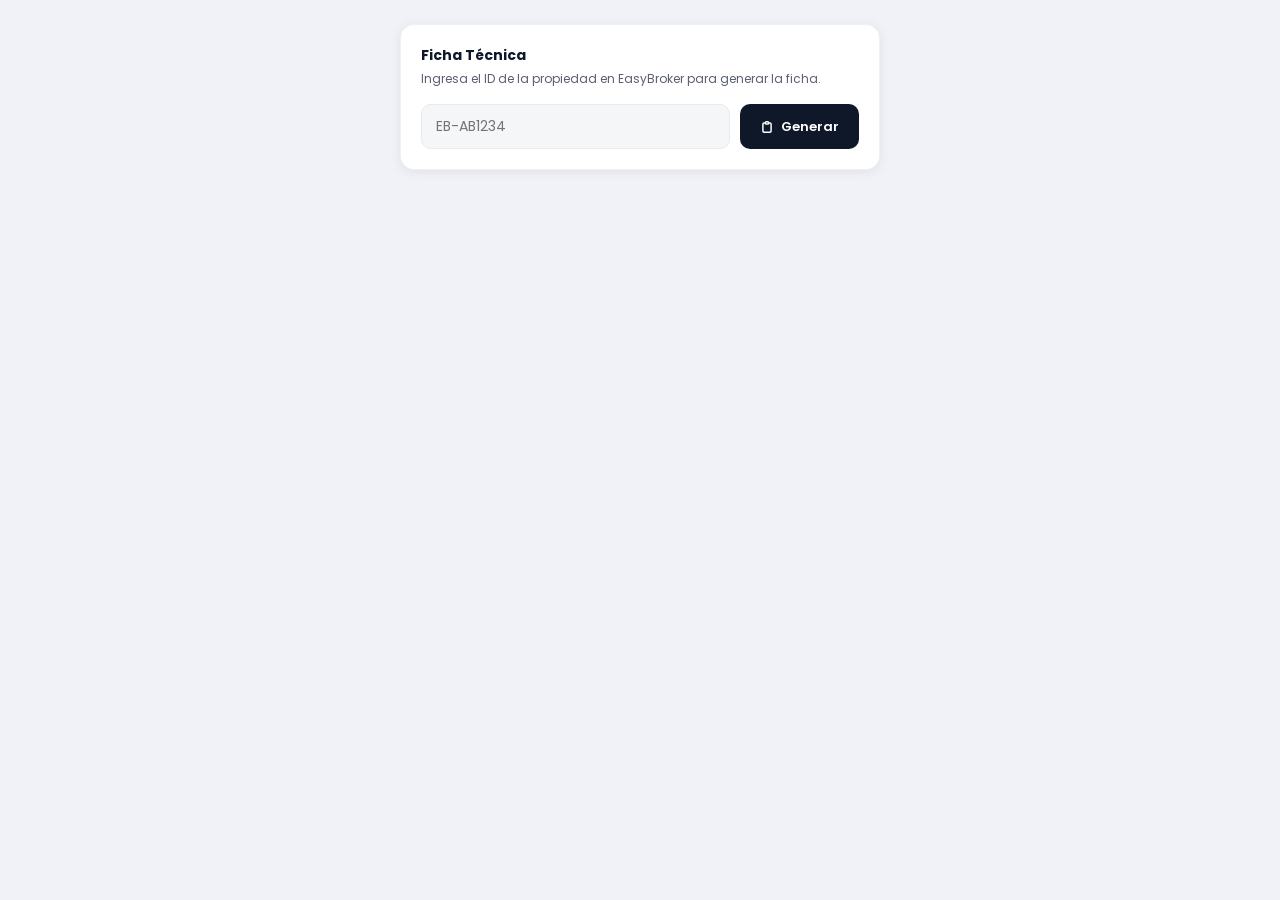
<file: ficha.html>
<!DOCTYPE html>
<html lang="es">
<head>
<meta charset="UTF-8"/>
<meta name="viewport" content="width=device-width, initial-scale=1.0"/>
<title>Brokr — Ficha Técnica</title>
<link rel="preconnect" href="https://fonts.googleapis.com"/>
<link href="https://fonts.googleapis.com/css2?family=Poppins:wght@300;400;500;600;700;800&family=Playfair+Display:wght@600;700&display=swap" rel="stylesheet"/>
<style>
/* ─── VARIABLES ─────────────────────────────── */
:root{
  --navy:#0f1829;
  --navy2:#1e2d47;
  --teal:#2a9db5;
  --teal-dark:#1a7a8f;
  --teal-bg:rgba(42,157,181,0.10);
  --teal-border:rgba(42,157,181,0.25);
  --white:#ffffff;
  --gray:#f5f6f8;
  --gray2:#e8eaee;
  --txt:#1a2035;
  --mut:#5a6070;
  --mut2:#9aa0ad;
  --r:14px;
  --shadow:0 2px 12px rgba(0,0,0,0.07);
  --font:'Poppins',sans-serif;
}

/* ─── RESET ──────────────────────────────────── */
*{box-sizing:border-box;margin:0;padding:0}
body{font-family:'Poppins',sans-serif;background:#f0f2f7;color:var(--txt)}

/* ─── APP UI ─────────────────────────────────── */
#app-ui{
  max-width:520px;margin:0 auto;padding:24px 20px 60px;
}


.ui-card{
  background:var(--white);border-radius:var(--r);
  padding:20px;box-shadow:var(--shadow);
  border:1px solid rgba(0,0,0,0.06);margin-bottom:14px;
}
.ui-card h2{font-size:14px;font-weight:700;color:var(--navy);margin-bottom:4px}
.ui-card p{font-size:12px;color:var(--mut);margin-bottom:16px;line-height:1.5}
.ui-input-row{display:flex;gap:10px}
.ui-input{
  flex:1;padding:11px 14px;border:1.5px solid var(--gray2);border-radius:10px;
  font-size:14px;font-family:'Poppins',sans-serif;color:var(--txt);outline:none;
  transition:border-color .15s;background:var(--gray);
}
.ui-input:focus{border-color:var(--teal);background:white;box-shadow:0 0 0 3px var(--teal-bg);}
.ui-btn{
  display:flex;align-items:center;gap:7px;padding:11px 20px;
  background:var(--navy);color:var(--white);border:none;border-radius:10px;
  font-size:13px;font-weight:600;font-family:'Poppins',sans-serif;cursor:pointer;
  transition:opacity .15s;white-space:nowrap;
}
.ui-btn:hover{opacity:.9}
.ui-btn.teal{background:var(--teal)}
.ui-btn.teal:hover{opacity:.9}
#print-bar{
  display:none;background:var(--white);border-radius:var(--r);
  padding:14px 16px;box-shadow:var(--shadow);border:1px solid rgba(0,0,0,0.06);
  margin-bottom:14px;flex-direction:row;align-items:center;
  justify-content:space-between;gap:12px;
}
#print-bar.show{display:flex}
#print-bar span{font-size:12px;color:var(--mut);font-weight:500}
.ui-error{
  background:rgba(224,54,74,0.07);border:1px solid rgba(224,54,74,0.25);border-radius:10px;
  padding:10px 14px;font-size:12px;color:#e0364a;margin-top:10px;display:none;
}
.ui-loading{
  display:none;flex-direction:column;align-items:center;
  justify-content:center;padding:40px;gap:12px;
}
.ui-loading.show{display:flex}
.spinner{
  width:28px;height:28px;border:2.5px solid var(--gray2);
  border-top-color:var(--teal);border-radius:50%;animation:spin .8s linear infinite;
}
@keyframes spin{to{transform:rotate(360deg)}}
.ui-loading p{font-size:12px;color:var(--mut);font-weight:500}
#back-btn{display:none;margin-bottom:10px}
#back-btn.show{display:flex}

/* ─── FICHA (preview container) ─────────────── */
#ficha{display:none;margin-bottom:40px}
#ficha.show{display:block}

/* ═══════════════════════════════════════════════
   FICHA PAGE — A4 exact
═══════════════════════════════════════════════ */
.ficha-page{
  width:210mm;
  background:var(--white);
  margin:0 auto 24px;
  box-shadow:0 4px 32px rgba(0,0,0,.10);
  display:flex;
  flex-direction:column;
  position:relative;
  overflow:hidden;
}

/* ─── COVER (page 1) ─────────────────────────── */
.cover-hero{
  width:100%;
  height:110mm;
  object-fit:cover;
  display:block;
  flex-shrink:0;
}
.cover-hero-placeholder{
  width:100%;height:110mm;
  background:linear-gradient(135deg,var(--navy),var(--navy2));
  display:flex;align-items:center;justify-content:center;
  flex-shrink:0;
}
.cover-info{
  padding:20px 24px 16px;
  border-bottom:1px solid var(--gray2);
}
.cover-badge{
  display:inline-block;
  background:var(--teal);color:var(--white);
  font-size:9px;font-weight:700;letter-spacing:.8px;text-transform:uppercase;
  padding:4px 10px;border-radius:20px;margin-bottom:10px;
}
.cover-precio{
  font-family:'Playfair Display',serif;
  font-size:30px;font-weight:700;color:var(--navy);
  line-height:1;margin-bottom:6px;
}
.cover-titulo{font-size:14px;font-weight:600;color:var(--navy);margin-bottom:4px}
.cover-ubicacion{font-size:12px;color:var(--mut);display:flex;align-items:center;gap:4px}

/* specs strip */
.cover-specs{
  display:grid;grid-template-columns:repeat(4,1fr);
  border-bottom:1px solid var(--gray2);
}
.spec-item{
  padding:12px 16px;text-align:center;
  border-right:1px solid var(--gray2);
}
.spec-item:last-child{border-right:none}
.spec-ico{font-size:18px;margin-bottom:3px}
.spec-val{font-size:16px;font-weight:700;color:var(--navy);line-height:1.1}
.spec-lbl{font-size:9px;text-transform:uppercase;letter-spacing:.5px;color:var(--mut);margin-top:2px}

/* description */
.cover-desc-wrap{padding:16px 24px;flex:1}
.cover-desc-ttl{
  font-family:'Playfair Display',serif;
  font-size:13px;font-weight:600;color:var(--navy);
  margin-bottom:8px;padding-bottom:6px;
  border-bottom:2px solid var(--teal);display:inline-block;
}
.cover-desc{
  font-size:11.5px;color:#444;line-height:1.65;
}

/* ─── GALLERY PAGES ──────────────────────────── */
.gallery-header{
  padding:16px 24px 12px;
  border-bottom:1px solid var(--gray2);
}
.gallery-header h2{
  font-family:'Playfair Display',serif;
  font-size:16px;font-weight:600;color:var(--navy);
}
.photo-grid{
  display:grid;
  grid-template-columns:1fr 1fr;
  grid-template-rows:82mm 82mm 82mm;
  gap:3px;
  padding:3px;
  height:246mm;
  overflow:hidden;
  flex-shrink:0;
}
.photo-grid img{
  width:100%;height:100%;object-fit:cover;display:block;
}

/* ─── CARACTERÍSTICAS PAGE ───────────────────── */
.chars-header{
  padding:18px 24px 14px;
  border-bottom:1px solid var(--gray2);
}
.chars-header h2{
  font-family:'Playfair Display',serif;
  font-size:16px;font-weight:600;color:var(--navy);
}
.chars-body{padding:16px 24px;flex:1}
.char-table{width:100%;border-collapse:collapse}
.char-table tr{border-bottom:1px solid var(--gray2)}
.char-table tr:last-child{border-bottom:none}
.char-table td{padding:8px 12px;font-size:12px;vertical-align:middle}
.char-table td:first-child{color:var(--mut);width:42%;font-weight:400}
.char-table td:last-child{color:var(--navy);font-weight:600;text-align:right}
.char-table tr:nth-child(even) td{background:var(--gray)}

.amen-section{margin-top:16px}
.amen-ttl{font-size:11px;font-weight:700;text-transform:uppercase;letter-spacing:.6px;color:var(--teal);margin-bottom:8px}
.amen-grid{display:flex;flex-wrap:wrap;gap:6px}
.amen-item{
  font-size:11px;padding:5px 10px;
  background:var(--gray);border-radius:20px;color:var(--navy);
  border:1px solid var(--gray2);
}

/* ─── FOOTER ─────────────────────────────────── */
.ficha-footer{
  width:100%;height:40px;
  background:var(--navy);
  display:flex;align-items:center;justify-content:space-between;
  padding:0 20px;
  flex-shrink:0;
}
.ft-logo img{height:16px;filter:brightness(10)}
.ft-id{font-size:9px;color:rgba(255,255,255,.45);letter-spacing:.5px}

/* ─── PRINT ──────────────────────────────────── */
@media print{
  *{
    -webkit-print-color-adjust:exact!important;
    print-color-adjust:exact!important;
  }
  html,body{margin:0;padding:0;background:white}
  #app-ui{display:none!important}
  #ficha{display:block!important;margin:0!important}
  .ficha-page{
    width:210mm!important;
    height:297mm!important;
    margin:0!important;
    padding:0!important;
    box-shadow:none!important;
    page-break-after:always!important;
    page-break-inside:avoid!important;
    display:flex!important;
    flex-direction:column!important;
    overflow:hidden!important;
    position:relative!important;
  }
  .ficha-page:last-child{page-break-after:avoid!important}
  .cover-hero,.cover-hero-placeholder{height:110mm!important}
  .photo-grid{
    display:grid!important;
    grid-template-columns:1fr 1fr!important;
    grid-template-rows:82mm 82mm 82mm!important;
    gap:3px!important;
    padding:3px!important;
    flex-shrink:0!important;
    height:246mm!important;
    overflow:hidden!important;
  }
  .photo-grid img{width:100%!important;height:100%!important;object-fit:cover!important}
  .chars-body{overflow:hidden!important}
  .cover-desc-wrap{overflow:hidden!important}
  .ficha-footer{
    height:40px!important;
    flex-shrink:0!important;
    background:var(--navy)!important;
  }
  .ft-logo img{filter:brightness(10)!important}
  @page{size:A4 portrait;margin:0}
}

/* ─── MOBILE ─────────────────────────────────── */
@media(max-width:768px){
  #app-ui{padding:20px 16px 40px}
  .ui-input-row{flex-direction:column}
  .ficha-page{width:100%;margin-bottom:12px}
  .cover-hero,.cover-hero-placeholder{height:55vw}
  .cover-specs{grid-template-columns:repeat(2,1fr)}
}
</style>
</head>
<body>

<!-- ═══ APP UI ═══════════════════════════════ -->
<div id="app-ui">

  <div class="ui-card">
    <h2>Ficha Técnica</h2>
    <p>Ingresa el ID de la propiedad en EasyBroker para generar la ficha.</p>
    <div class="ui-input-row">
      <input class="ui-input" id="prop-id" type="text" placeholder="EB-AB1234" autocomplete="off"
             onkeydown="if(event.key==='Enter') generarFicha()"/>
      <button class="ui-btn" onclick="generarFicha()">
        <svg width="14" height="14" fill="none" viewBox="0 0 24 24" stroke="white" stroke-width="2.5">
          <path stroke-linecap="round" stroke-linejoin="round" d="M9 5H7a2 2 0 00-2 2v12a2 2 0 002 2h10a2 2 0 002-2V7a2 2 0 00-2-2h-2M9 5a2 2 0 002 2h2a2 2 0 002-2M9 5a2 2 0 012-2h2a2 2 0 012 2"/>
        </svg>
        Generar
      </button>
    </div>
    <div class="ui-error" id="err-msg"></div>
  </div>

  <div class="ui-loading" id="loading">
    <div class="spinner"></div>
    <p id="loading-txt">Cargando...</p>
  </div>

  <div id="print-bar">
    <span id="print-bar-txt">Ficha lista</span>
    <button class="ui-btn teal" id="pdf-btn" onclick="descargarPDF()">
      <svg width="14" height="14" fill="none" viewBox="0 0 24 24" stroke="white" stroke-width="2">
        <path stroke-linecap="round" stroke-linejoin="round" d="M4 16v1a3 3 0 003 3h10a3 3 0 003-3v-1m-4-4l-4 4m0 0l-4-4m4 4V4"/>
      </svg>
      Descargar PDF
    </button>
  </div>
</div>

<!-- ═══ FICHA ════════════════════════════════ -->
<div id="ficha"></div>

<script>
const API = 'https://brokrebapi-production.up.railway.app';

function g(id){ return document.getElementById(id); }

function fmt(n){
  if(!n && n!==0) return '—';
  return '$' + new Intl.NumberFormat('es-MX',{minimumFractionDigits:0,maximumFractionDigits:0}).format(n);
}
function fmtM2(n){
  if(!n) return '—';
  return new Intl.NumberFormat('es-MX').format(n) + ' m²';
}

function setLoading(show, txt='Cargando...'){
  const el = g('loading');
  if(show){ el.classList.add('show'); g('loading-txt').textContent = txt; }
  else    { el.classList.remove('show'); }
}
function showError(msg){ const e=g('err-msg'); e.textContent=msg; e.style.display='block'; }
function hideError(){ const e=g('err-msg'); e.style.display='none'; }

// ── FOOTER ──────────────────────────────────────
const LOGO_B64 = '[data-uri]';

function footer(id){
  return `<div class="ficha-footer">
    <div class="ft-logo"><img src="${LOGO_B64}" alt="Brokr"/></div>
    ${id ? `<div class="ft-id">${id}</div>` : ''}
  </div>`;
}


// ── IMAGE → BASE64 via Railway proxy ─────────────────
async function imgToBase64(url) {
  if(!url) return null;
  try {
    const proxyUrl = `https://brokrebapi-production.up.railway.app/img?url=${encodeURIComponent(url)}`;
    const res = await fetch(proxyUrl);
    if(!res.ok) return url; // fallback to original URL
    const blob = await res.blob();
    return new Promise((resolve) => {
      const reader = new FileReader();
      reader.onloadend = () => resolve(reader.result);
      reader.onerror  = () => resolve(url);
      reader.readAsDataURL(blob);
    });
  } catch(e) {
    return url; // fallback
  }
}

async function convertAllImages(fotos) {
  const MAX = 30; // cap to avoid memory issues
  const limited = fotos.slice(0, MAX);
  const converted = await Promise.all(
    limited.map(async (f) => {
      const url = f.url || f.original || null;
      if(!url) return f;
      const b64 = await imgToBase64(url);
      return { ...f, url: b64 || url };
    })
  );
  return converted;
}

// ── RENDER ──────────────────────────────────────
let _propData = null; // store for PDF generation

function renderFicha(p){
  _propData = p;
  const id      = p.public_id || p.id || '';
  const titulo  = p.title || p.property_type || 'Propiedad';
  const op      = p.operations?.[0];
  const tipo_op = op?.type === 'sale' ? 'EN VENTA' : op?.type === 'rental' ? 'EN RENTA' : 'EN VENTA';
  const precio  = op ? `${fmt(op.amount)} ${op.currency||'MXN'}` : '—';
  const ciudad  = p.location?.city || '';
  const colonia = p.location?.name || '';
  const dir     = p.address || '';
  const ubic    = [colonia,ciudad].filter(Boolean).join(', ') || dir || '—';
  const rec     = p.bedrooms;
  const ban     = p.bathrooms;
  const mban    = p.half_bathrooms;
  const m2c     = p.construction_size;
  const m2t     = p.lot_size;
  const parking = p.parking_spaces;
  const pisos   = p.floors;
  const edad    = p.age;
  const desc    = (p.description||'').replace(/<[^>]*>/g,'').trim();
  const amenids = p.amenities || [];
  const fotos   = p.property_images || [];
  const tipo_inm= p.property_type || '';

  // ── BUILD SPECS ──
  const specs = [];
  if(rec)     specs.push({ico:'🛏',val:rec,lbl:'Recámaras'});
  if(ban)     specs.push({ico:'🚿',val:ban,lbl:'Baños'});
  if(m2c)     specs.push({ico:'📐',val:m2c,lbl:'m² Const.'});
  if(m2t)     specs.push({ico:'🌿',val:m2t,lbl:'m² Terreno'});
  if(parking && specs.length<4) specs.push({ico:'🚗',val:parking,lbl:'Estacion.'});

  const specsHTML = specs.length ? `<div class="cover-specs">
    ${specs.slice(0,4).map(s=>`<div class="spec-item">
      <div class="spec-ico">${s.ico}</div>
      <div class="spec-val">${s.val}</div>
      <div class="spec-lbl">${s.lbl}</div>
    </div>`).join('')}
  </div>` : '';

  // ── HERO PHOTO ──
  const hero = fotos[0]?.url || fotos[0]?.original || null;
  const heroHTML = hero
    ? `<img class="cover-hero" src="${hero}" alt="portada"/>`
    : `<div class="cover-hero-placeholder"></div>`;

  // ── PAGE 1: PORTADA ──
  let pages = `
  <div class="ficha-page">
    ${heroHTML}
    <div class="cover-info">
      <div class="cover-badge">${tipo_op}</div>
      <div class="cover-precio">${precio}</div>
      <div class="cover-titulo">${titulo}</div>
      <div class="cover-ubicacion">
        <svg width="12" height="12" fill="none" viewBox="0 0 24 24" stroke="currentColor" stroke-width="2"><path stroke-linecap="round" stroke-linejoin="round" d="M17.657 16.657L13.414 20.9a1.998 1.998 0 01-2.827 0l-4.244-4.243a8 8 0 1111.314 0z"/><path stroke-linecap="round" stroke-linejoin="round" d="M15 11a3 3 0 11-6 0 3 3 0 016 0z"/></svg>
        ${ubic}
      </div>
    </div>
    ${specsHTML}
    ${desc ? `<div class="cover-desc-wrap">
      <div class="cover-desc-ttl">Descripción</div>
      <div class="cover-desc">${desc}</div>
    </div>` : '<div style="flex:1"></div>'}
    ${footer(id)}
  </div>`;

  // ── GALLERY PAGES (6 fotos per page) ──
  const galleryFotos = fotos.slice(1).map(f=>f.url||f.original).filter(Boolean);
  for(let i=0; i<galleryFotos.length; i+=6){
    const batch = galleryFotos.slice(i, i+6);
    // Pad to 6 if needed for grid
    while(batch.length < 6) batch.push(null);
    pages += `
    <div class="ficha-page">
      <div class="gallery-header"><h2>Galería fotográfica</h2></div>
      <div class="photo-grid">
        ${batch.map(src => src
          ? `<img src="${src}" alt="foto"/>`
          : `<div style="background:var(--gray)"></div>`
        ).join('')}
      </div>
      ${footer(id)}
    </div>`;
  }

  // ── CHARACTERISTICS TABLE ──
  const rows = [];
  if(tipo_inm) rows.push(['Tipo de inmueble', tipo_inm]);
  if(tipo_op)  rows.push(['Operación', tipo_op]);
  if(precio)   rows.push(['Precio', precio]);
  if(rec)      rows.push(['Recámaras', rec]);
  if(ban)      rows.push(['Baños completos', ban]);
  if(mban)     rows.push(['Medios baños', mban]);
  if(m2c)      rows.push(['Superficie construida', fmtM2(m2c)]);
  if(m2t)      rows.push(['Superficie de terreno', fmtM2(m2t)]);
  if(parking)  rows.push(['Estacionamientos', parking]);
  if(pisos)    rows.push(['Niveles', pisos]);
  if(edad){
    const yr = parseInt(edad);
    const now = new Date().getFullYear();
    if(yr>1900 && yr<=now){
      const diff = now - yr;
      rows.push(['Antigüedad', diff===0 ? 'Nuevo' : diff+(diff===1?' año':' años')]);
    } else {
      rows.push(['Antigüedad', edad+' años']);
    }
  }
  if(colonia)  rows.push(['Colonia', colonia]);
  if(ciudad)   rows.push(['Ciudad', ciudad]);
  if(id)       rows.push(['Clave', id]);

  const amenHTML = amenids.length ? `
    <div class="amen-section">
      <div class="amen-ttl">Amenidades</div>
      <div class="amen-grid">${amenids.map(a=>`<div class="amen-item">${a.name||a}</div>`).join('')}</div>
    </div>` : '';

  pages += `
  <div class="ficha-page">
    <div class="chars-header"><h2>Características del inmueble</h2></div>
    <div class="chars-body">
      <table class="char-table">
        <tbody>
          ${rows.map(([k,v])=>`<tr><td>${k}</td><td>${v}</td></tr>`).join('')}
        </tbody>
      </table>
      ${amenHTML}
    </div>
    ${footer(id)}
  </div>`;

  const el = g('ficha');
  el.innerHTML = pages;
  el.classList.add('show');
  g('print-bar').classList.add('show');
  el.scrollIntoView({behavior:'smooth', block:'start'});
}


// ── DESCARGA PDF VÍA RAILWAY ─────────────────────────────────
async function descargarPDF(){
  if(!_propData){ alert('Genera primero la ficha.'); return; }
  const btn = document.getElementById('pdf-btn');
  const txt = document.getElementById('print-bar-txt');
  const id  = _propData.public_id || _propData.id || 'ficha';
  const filename = 'BROKR_' + id + '.pdf';
  btn.disabled = true;
  btn.innerHTML = '&#9203; Generando PDF...';
  txt.textContent = 'Preparando tu ficha...';
  let blob = null;
  try{
    const controller = new AbortController();
    const timeout = setTimeout(() => controller.abort(), 120000);
    const res = await fetch(API + '/ficha-pdf', {
      method: 'POST',
      headers: {'Content-Type': 'application/json'},
      body: JSON.stringify(_propData),
      signal: controller.signal
    });
    clearTimeout(timeout);
    if(!res.ok) throw new Error('Error servidor: ' + res.status);
    blob = await res.blob();
  } catch(e){
    if(e.name === 'AbortError') alert('Tiempo agotado. Intenta de nuevo.');
    else alert('Error generando PDF: ' + e.message);
    txt.textContent = 'Ficha lista';
    btn.disabled = false;
    btn.innerHTML = '&#11015; Descargar / Compartir PDF';
    return;
  }

  // PDF ready — now deliver it
  const file = new File([blob], filename, {type:'application/pdf'});
  const canShare = navigator.share && navigator.canShare && navigator.canShare({files:[file]});

  if(canShare){
    // iOS Safari — native share sheet (WhatsApp, Files, Mail, etc.)
    navigator.share({title:'Ficha ' + id, files:[file]})
      .then(() => { txt.textContent = '&#10003; Listo'; })
      .catch((err) => {
        // User cancelled or share failed — fallback to object URL open
        if(err.name !== 'AbortError'){
          const url = URL.createObjectURL(blob);
          window.open(url, '_blank');
        }
        txt.textContent = 'Ficha lista';
      })
      .finally(() => {
        btn.disabled = false;
        btn.innerHTML = '&#11015; Descargar / Compartir PDF';
      });
  } else {
    // Desktop or browser without share API
    const url = URL.createObjectURL(blob);
    const a = document.createElement('a');
    a.href = url;
    a.download = filename;
    document.body.appendChild(a);
    a.click();
    document.body.removeChild(a);
    setTimeout(() => URL.revokeObjectURL(url), 3000);
    txt.textContent = '&#10003; PDF descargado';
    btn.disabled = false;
    btn.innerHTML = '&#11015; Descargar / Compartir PDF';
  }
}

// ── FETCH ────────────────────────────────────────
async function generarFicha(){
  hideError();
  const id = g('prop-id').value.trim().toUpperCase();
  if(!id){ showError('Ingresa el ID de la propiedad.'); return; }
  setLoading(true,'Consultando EasyBroker...');
  try{
    // Obtener API key — el iframe lee desde el padre (mismo origen)
    let ebKey = '';
    try { ebKey = window.parent?.userProfile?.eb_api_key || ''; } catch(e){}
    if (!ebKey) { try { ebKey = window.parent?.localStorage?.getItem('eb_api_key') || ''; } catch(e){} }
    if (!ebKey) { try { ebKey = localStorage.getItem('eb_api_key') || ''; } catch(e){} }
    const fetchHeaders = ebKey ? { 'X-EB-Key': ebKey } : {};
    const res = await fetch(`${API}/propiedad/${encodeURIComponent(id)}`, { headers: fetchHeaders });
    if(!res.ok){
      let d='Error al consultar la propiedad';
      try{const j=await res.json();d=j.detail||d;}catch(e){}
      throw new Error(d);
    }
    const p = await res.json();
    setLoading(false, 'Optimizando imágenes para PDF...');
    // Convert images to base64 for reliable PDF printing on all devices
    if(p.property_images && p.property_images.length) {
      setLoading(true, 'Preparando ' + p.property_images.length + ' fotos...');
      p.property_images = await convertAllImages(p.property_images);
    }
    setLoading(false);
    renderFicha(p);
  } catch(e){
    setLoading(false);
    showError(e.message||'Error desconocido');
  }
}

// ══ SHAARK — cargar propiedad vía postMessage ══
window.addEventListener('message', function(e) {
  const d = e.data;
  if (!d || d.tipo !== 'crear_ficha') return;
  if (d.id_easybroker) {
    const inp = document.getElementById('prop-id');
    if (inp) {
      inp.value = String(d.id_easybroker).toUpperCase();
      generarFicha();
    }
  }
});
</script>
</body>
</html>
</file>
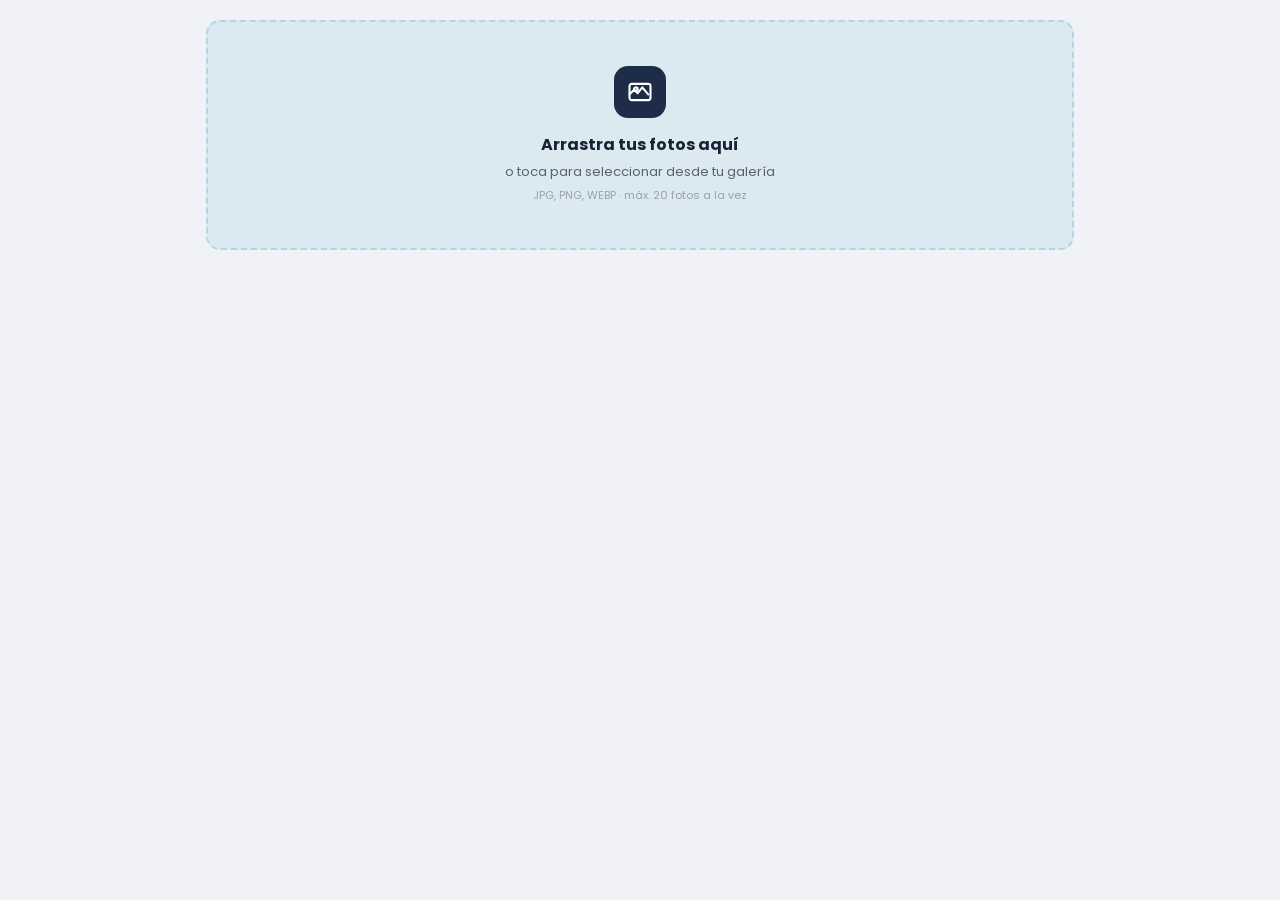
<file: image-cleaner.html>
<!DOCTYPE html>
<html lang="es">
<head>
<meta charset="UTF-8">
<meta name="viewport" content="width=device-width,initial-scale=1,viewport-fit=cover">
<title>Editor de imágenes — Brokr</title>
<link rel="preconnect" href="https://fonts.googleapis.com"/>
<link href="https://fonts.googleapis.com/css2?family=Poppins:wght@300;400;500;600;700;800&display=swap" rel="stylesheet"/>
<style>
:root{
  --navy:#0f1829;--navy2:#1e2d47;--teal:#2a9db5;--teal-dark:#1a7a8f;
  --teal-bg:rgba(42,157,181,0.10);--teal-border:rgba(42,157,181,0.25);
  --white:#ffffff;--bg:#f0f2f7;--gray:#f5f6f8;--gray2:#e8eaee;
  --txt:#1a2035;--mut:#5a6070;--mut2:#9aa0ad;
  --red:#ef4444;--green:#16a34a;
  --r:14px;--shadow:0 2px 12px rgba(0,0,0,0.07);
}
*{box-sizing:border-box;margin:0;padding:0}
body{font-family:'Poppins',sans-serif;background:var(--bg);color:var(--txt);min-height:100vh}

.main{max-width:900px;margin:0 auto;padding:20px 16px 80px}

/* Drop zone */
.drop-zone{border:2px dashed var(--teal-border);border-radius:var(--r);background:var(--teal-bg);padding:44px 20px;text-align:center;cursor:pointer;transition:all .2s;position:relative}
.drop-zone.drag-over{border-color:var(--teal);background:rgba(42,157,181,.12)}
.drop-zone input[type=file]{position:absolute;inset:0;opacity:0;cursor:pointer;width:100%;height:100%}
.drop-icon{width:52px;height:52px;background:var(--navy2);border-radius:14px;margin:0 auto 14px;display:flex;align-items:center;justify-content:center}
.drop-icon svg{width:28px;height:28px;stroke:white;fill:none}
.drop-title{font-size:16px;font-weight:700;color:var(--txt);margin-bottom:5px}
.drop-hint{font-size:13px;color:var(--mut)}
.drop-types{font-size:11px;color:var(--mut2);margin-top:5px}

/* Prompt box */
.prompt-box{background:var(--white);border-radius:var(--r);box-shadow:var(--shadow);border:1px solid rgba(0,0,0,.05);padding:16px 18px;margin:14px 0 0;display:none}
.prompt-label{font-size:11px;font-weight:700;color:var(--mut);text-transform:uppercase;letter-spacing:.5px;margin-bottom:8px;display:flex;align-items:center;gap:8px}
.ai-badge{background:var(--navy2);color:white;font-size:10px;font-weight:700;padding:2px 8px;border-radius:6px;letter-spacing:.3px}
.prompt-textarea{width:100%;border:1.5px solid var(--gray2);border-radius:10px;padding:10px 12px;font-size:13px;font-family:'Poppins',sans-serif;color:var(--txt);resize:vertical;min-height:68px;outline:none;transition:border-color .2s;line-height:1.5;background:var(--gray)}
.prompt-textarea:focus{border-color:var(--teal);background:white;box-shadow:0 0 0 3px var(--teal-bg)}
.presets{display:flex;flex-wrap:wrap;gap:6px;margin-top:10px}
.preset-btn{background:var(--gray);border:1.5px solid var(--gray2);border-radius:8px;padding:5px 10px;font-size:11px;font-weight:600;color:var(--mut);cursor:pointer;transition:all .15s;white-space:nowrap;font-family:'Poppins',sans-serif}
.preset-btn:hover{border-color:var(--teal);color:var(--teal);background:var(--teal-bg)}
.preset-btn.active{border-color:var(--teal);color:var(--teal);background:var(--teal-bg)}
.prompt-hint{font-size:11px;color:var(--mut2);margin-top:8px;line-height:1.5}

/* Action bar */
.action-bar{display:flex;align-items:center;justify-content:space-between;margin:14px 0;flex-wrap:wrap;gap:8px}
.count-badge{font-size:13px;color:var(--mut);font-weight:600}

.btn{display:inline-flex;align-items:center;gap:6px;border-radius:10px;padding:10px 16px;font-size:13px;font-weight:600;font-family:'Poppins',sans-serif;cursor:pointer;transition:all .2s;white-space:nowrap;border:none}
.btn svg{flex-shrink:0}
.btn-primary{background:var(--navy2);color:white}
.btn-primary:hover{background:var(--navy)}
.btn-primary:disabled{opacity:.5;cursor:not-allowed}
.btn-outline{background:var(--white);color:var(--teal);border:1.5px solid var(--teal-border)}
.btn-outline:hover{background:var(--teal-bg);border-color:var(--teal)}
.btn-outline:disabled{opacity:.5;cursor:not-allowed}
.btn-danger{background:var(--white);color:var(--red);border:1.5px solid rgba(239,68,68,.3)}
.btn-danger:hover{background:rgba(239,68,68,.06)}

.action-right{display:flex;gap:8px;align-items:center;flex-wrap:wrap;justify-content:flex-end}

/* Download buttons group — hidden until processing done */
.dl-group{display:none;flex-wrap:wrap;gap:8px}

/* Selection mode banner */
.sel-banner{background:var(--teal-bg);border:1.5px solid var(--teal-border);border-radius:var(--r);padding:10px 16px;margin-bottom:12px;display:none;align-items:center;justify-content:space-between;gap:10px;flex-wrap:wrap}
.sel-banner-text{font-size:13px;font-weight:600;color:var(--teal-dark)}
.sel-banner-actions{display:flex;gap:8px}

/* Progress bar */
.progress-wrap{background:var(--gray2);border-radius:99px;height:6px;overflow:hidden;margin-bottom:14px;display:none}
.progress-bar{height:100%;background:linear-gradient(90deg,var(--navy2),var(--teal));border-radius:99px;width:0;transition:width .3s}

/* Grid */
.grid{display:grid;grid-template-columns:repeat(auto-fill,minmax(280px,1fr));gap:14px}

/* Card */
.card{background:var(--white);border-radius:var(--r);overflow:hidden;box-shadow:var(--shadow);border:1px solid rgba(0,0,0,.05);transition:transform .2s,box-shadow .2s;position:relative}
.card:hover{transform:translateY(-2px);box-shadow:0 6px 20px rgba(0,0,0,.10)}
.card.selected{border-color:var(--teal);box-shadow:0 0 0 2px var(--teal)}
.card-name{padding:10px 14px;font-size:12px;font-weight:600;color:var(--mut);white-space:nowrap;overflow:hidden;text-overflow:ellipsis;border-bottom:1px solid var(--gray)}
.card-imgs{display:grid;grid-template-columns:1fr 1fr;gap:0}
.card-img-wrap{position:relative;overflow:hidden;background:var(--gray)}
.card-img-wrap img{width:100%;height:155px;object-fit:cover;display:block}
.card-img-label{position:absolute;bottom:6px;left:6px;background:rgba(0,0,0,.55);color:white;font-size:9px;font-weight:700;padding:2px 7px;border-radius:6px;letter-spacing:.5px}
.card-footer{padding:10px 14px;display:flex;align-items:center;gap:8px}
.card-status{font-size:11px;color:var(--mut2);flex:1;font-weight:500}
.card-status.ok{color:var(--green);font-weight:600}
.card-status.err{color:var(--red);font-weight:600}
.card-status.loading{color:var(--teal);font-weight:600}
.btn-dl-one{background:var(--teal);color:white;border:none;border-radius:8px;padding:6px 12px;font-size:11px;font-weight:700;cursor:pointer;display:none;align-items:center;gap:4px;transition:opacity .2s;font-family:'Poppins',sans-serif}
.btn-dl-one:hover{opacity:.85}
.btn-dl-one svg{width:12px;height:12px;stroke:white;fill:none}

/* Selection checkbox overlay */
.card-checkbox{position:absolute;top:8px;right:8px;width:22px;height:22px;border-radius:6px;border:2px solid white;background:rgba(0,0,0,.3);display:none;align-items:center;justify-content:center;cursor:pointer;transition:all .15s;z-index:10}
.card-checkbox.checked{background:var(--teal);border-color:var(--teal)}
.card-checkbox svg{width:13px;height:13px;stroke:white;fill:none;opacity:0;transition:opacity .15s;pointer-events:none}
.card-checkbox.checked svg{opacity:1}
.sel-mode .card-checkbox{display:flex}
.sel-mode .card{cursor:pointer}

/* Empty state */
.empty{display:none;text-align:center;padding:40px 20px;color:var(--mut2);font-size:14px}

/* Toast */
.toast{position:fixed;bottom:24px;left:50%;transform:translateX(-50%) translateY(60px);background:var(--navy);color:white;padding:10px 20px;border-radius:10px;font-size:13px;font-weight:600;font-family:'Poppins',sans-serif;transition:transform .3s;z-index:999;white-space:nowrap}
.toast.show{transform:translateX(-50%) translateY(0)}

@media(max-width:500px){
  .main{padding:14px 12px 80px}
  .card-imgs{grid-template-columns:1fr}
  .card-img-wrap img{height:130px}
  .btn{padding:9px 12px;font-size:12px}
}
</style>
</head>
<body>

<div class="main">

  <!-- Drop zone -->
  <div class="drop-zone" id="drop-zone">
    <input type="file" id="file-input" accept="image/*" multiple>
    <div class="drop-icon">
      <svg viewBox="0 0 24 24" stroke-width="1.8" stroke-linecap="round" stroke-linejoin="round"><rect x="3" y="5" width="18" height="14" rx="2"/><path d="M3 14l4-4 3 3 4-5 5 6"/><circle cx="8.5" cy="9.5" r="1.5"/></svg>
    </div>
    <div class="drop-title">Arrastra tus fotos aquí</div>
    <div class="drop-hint">o toca para seleccionar desde tu galería</div>
    <div class="drop-types">JPG, PNG, WEBP · máx. 20 fotos a la vez</div>
  </div>

  <!-- Prompt box -->
  <div class="prompt-box" id="prompt-box">
    <div class="prompt-label">
      Instrucción para la IA
      <span class="ai-badge">Brokr AI</span>
    </div>
    <textarea class="prompt-textarea" id="prompt-input" placeholder="Describe qué quieres hacer con las fotos. Ej: Elimina todos los muebles no fijos, mejora la iluminación y hazlo ver como foto profesional de bienes raíces vacío."></textarea>
    <div class="presets">
      <button class="preset-btn" onclick="applyPreset(this,'Foto profesional de bienes raíces: mejora iluminación, contraste y nitidez. Deja el espacio limpio y atractivo.')">Mejorar calidad</button>
      <button class="preset-btn" onclick="applyPreset(this,'Elimina todos los muebles no fijos: camas, sofás, sillas, mesas, alfombras, cortinas, lámparas y decoraciones. Conserva paredes, pisos, techos, ventanas y puertas. Muestra el cuarto vacío y limpio.')">Retirar muebles</button>
      <button class="preset-btn" onclick="applyPreset(this,'Transforma esta foto en una imagen profesional de bienes raíces: cuarto vacío, sin muebles, excelente iluminación, colores vivos y balanceados, listo para publicar.')">Cuarto vacío profesional</button>
      <button class="preset-btn" onclick="applyPreset(this,'Mejora esta foto de jardín o exterior: cielo más azul, vegetación más verde y vibrante, iluminación natural cálida, aspecto de día soleado.')">Exterior vibrante</button>
      <button class="preset-btn" onclick="applyPreset(this,'Corrige la iluminación: aumenta brillo en zonas oscuras, reduce brillos, mejora el balance de blancos para que la foto luzca natural y profesional.')">Corregir iluminación</button>
    </div>
    <div class="prompt-hint">Deja el campo vacío para usar solo mejoras automáticas (sin IA generativa).</div>
  </div>

  <!-- Action bar -->
  <div class="action-bar" id="action-bar" style="display:none">
    <span class="count-badge" id="count-badge">0 fotos</span>
    <div class="action-right">
      <!-- Download group (shown after processing) -->
      <div class="dl-group" id="dl-group">
        <button class="btn btn-outline" id="btn-dl-all" onclick="downloadAll()">
          <svg width="15" height="15" viewBox="0 0 24 24" stroke="currentColor" stroke-width="2" fill="none" stroke-linecap="round" stroke-linejoin="round"><path d="M21 15v4a2 2 0 01-2 2H5a2 2 0 01-2-2v-4"/><polyline points="7 10 12 15 17 10"/><line x1="12" y1="15" x2="12" y2="3"/></svg>
          Descargar todas
        </button>
        <button class="btn btn-outline" id="btn-dl-selected" onclick="toggleSelectionMode()">
          <svg width="15" height="15" viewBox="0 0 24 24" stroke="currentColor" stroke-width="2" fill="none" stroke-linecap="round" stroke-linejoin="round"><path d="M9 11l3 3L22 4"/><path d="M21 12v7a2 2 0 01-2 2H5a2 2 0 01-2-2V5a2 2 0 012-2h11"/></svg>
          Descargar selección
        </button>
        <button class="btn btn-primary" id="btn-use-ficha" onclick="useInFicha()">
          <svg width="15" height="15" viewBox="0 0 24 24" stroke="currentColor" stroke-width="2" fill="none" stroke-linecap="round" stroke-linejoin="round"><path d="M14 2H6a2 2 0 00-2 2v16a2 2 0 002 2h12a2 2 0 002-2V8z"/><polyline points="14 2 14 8 20 8"/><rect x="7" y="12" width="10" height="6" rx="1"/><path d="M7 17l3-3 2 2 2-3 3 3"/></svg>
          Utilizar en ficha
        </button>
      </div>
      <!-- Process button -->
      <button class="btn btn-primary" id="btn-clean" onclick="cleanAll()">
        <svg width="16" height="16" viewBox="0 0 24 24" stroke="currentColor" stroke-width="2" fill="none" stroke-linecap="round" stroke-linejoin="round"><path d="M12 2l3.09 6.26L22 9.27l-5 4.87 1.18 6.88L12 17.77l-6.18 3.25L7 14.14 2 9.27l6.91-1.01L12 2z"/><path d="M19 3l1.5 3.5M21 9l-1.5.5"/></svg>
        Editar fotos
      </button>
    </div>
  </div>

  <!-- Selection banner -->
  <div class="sel-banner" id="sel-banner">
    <span class="sel-banner-text" id="sel-banner-text">Selecciona las imágenes a descargar</span>
    <div class="sel-banner-actions">
      <button class="btn btn-outline" style="padding:7px 12px;font-size:12px" onclick="selectAll()">Seleccionar todas</button>
      <button class="btn btn-primary" style="padding:7px 12px;font-size:12px" id="btn-confirm-sel" onclick="downloadSelected()">Descargar (0)</button>
      <button class="btn btn-danger" style="padding:7px 12px;font-size:12px" onclick="cancelSelection()">Cancelar</button>
    </div>
  </div>

  <!-- Progress -->
  <div class="progress-wrap" id="progress-wrap"><div class="progress-bar" id="progress-bar"></div></div>

  <!-- Grid -->
  <div class="grid" id="grid"></div>
  <div class="empty" id="empty">No hay fotos. Sube imágenes para comenzar.</div>

</div>

<div class="toast" id="toast"></div>

<script>
const API_BASE = (()=>{
  const h = location.hostname;
  if(h === 'localhost' || h === '127.0.0.1') return 'http://localhost:8000';
  return 'https://brokrebapi-production.up.railway.app';
})();

let files = [];
let results = [];
let cleaned = false;
let selectionMode = false;
let selectedSet = new Set();

const dropZone     = document.getElementById('drop-zone');
const fileInput    = document.getElementById('file-input');
const grid         = document.getElementById('grid');
const actionBar    = document.getElementById('action-bar');
const promptBox    = document.getElementById('prompt-box');
const countBadge   = document.getElementById('count-badge');
const btnClean     = document.getElementById('btn-clean');
const dlGroup      = document.getElementById('dl-group');
const progressWrap = document.getElementById('progress-wrap');
const progressBar  = document.getElementById('progress-bar');
const empty        = document.getElementById('empty');
const selBanner    = document.getElementById('sel-banner');
const selBannerTxt = document.getElementById('sel-banner-text');
const btnConfirmSel= document.getElementById('btn-confirm-sel');

// ── Drag & drop ──────────────────────────────────────────────────────────────
dropZone.addEventListener('dragover', e => { e.preventDefault(); dropZone.classList.add('drag-over'); });
dropZone.addEventListener('dragleave', () => dropZone.classList.remove('drag-over'));
dropZone.addEventListener('drop', e => {
  e.preventDefault();
  dropZone.classList.remove('drag-over');
  addFiles(Array.from(e.dataTransfer.files).filter(f => f.type.startsWith('image/')));
});
fileInput.addEventListener('change', () => {
  addFiles(Array.from(fileInput.files));
  fileInput.value = '';
});

function addFiles(newFiles) {
  files = [...files, ...newFiles].slice(0, 20);
  results = files.map((_, i) => results[i] || null);
  cleaned = false;
  dlGroup.style.display = 'none';
  cancelSelection();
  renderGrid();
}

function applyPreset(btn, text) {
  document.querySelectorAll('.preset-btn').forEach(b => b.classList.remove('active'));
  btn.classList.add('active');
  document.getElementById('prompt-input').value = text;
}

function renderGrid() {
  if (!files.length) {
    actionBar.style.display = 'none';
    promptBox.style.display = 'none';
    empty.style.display = 'none';
    grid.innerHTML = '';
    return;
  }
  actionBar.style.display = 'flex';
  promptBox.style.display = 'block';
  countBadge.textContent = files.length + (files.length === 1 ? ' foto' : ' fotos');
  grid.className = 'grid' + (selectionMode ? ' sel-mode' : '');
  grid.innerHTML = files.map((f, i) => {
    const origUrl = URL.createObjectURL(f);
    const res = results[i];
    let cleanedSrc = '';
    let statusClass = '';
    let statusText = 'Sin procesar';
    let dlBtn = '';
    if (res && res.cleaned_b64) {
      cleanedSrc = 'data:' + res.content_type + ';base64,' + res.cleaned_b64;
      statusClass = 'ok';
      statusText = res.used_gemini ? 'Mejorada con Brokr AI' : 'Mejorada';
      if (!selectionMode) {
        dlBtn = `<button class="btn-dl-one" id="dl-btn-${i}" onclick="event.stopPropagation();downloadOne(${i})" style="display:flex">
          <svg viewBox="0 0 24 24" stroke-width="2.5"><path d="M21 15v4a2 2 0 01-2 2H5a2 2 0 01-2-2v-4"/><polyline points="7 10 12 15 17 10"/><line x1="12" y1="15" x2="12" y2="3"/></svg>
          Descargar
        </button>`;
      }
    } else if (res && res.error) {
      statusClass = 'err';
      statusText = 'Error: ' + (res.error || '').substring(0, 50);
    }
    const rightSrc = cleanedSrc || origUrl;
    const rightLabel = cleanedSrc ? (res && res.used_gemini ? 'BROKR AI' : 'EDITADA') : 'ORIGINAL';
    const isChecked = selectedSet.has(i) ? 'checked' : '';
    const checkVisible = res && res.cleaned_b64 ? '' : ' style="display:none"';
    return `
    <div class="card${selectedSet.has(i) ? ' selected' : ''}" id="card-${i}" onclick="cardClick(${i})">
      <div class="card-checkbox ${isChecked}" id="chk-${i}"${checkVisible} onclick="event.stopPropagation();cardClick(${i})">
        <svg viewBox="0 0 24 24" stroke-width="3" stroke-linecap="round" stroke-linejoin="round"><polyline points="20 6 9 17 4 12"/></svg>
      </div>
      <div class="card-name" title="${f.name}">${f.name}</div>
      <div class="card-imgs">
        <div class="card-img-wrap">
          <img src="${origUrl}" alt="original" loading="lazy"/>
          <span class="card-img-label">ORIGINAL</span>
        </div>
        <div class="card-img-wrap" id="right-wrap-${i}">
          <img src="${rightSrc}" alt="resultado" id="right-img-${i}" loading="lazy"/>
          <span class="card-img-label" id="right-lbl-${i}">${rightLabel}</span>
        </div>
      </div>
      <div class="card-footer" id="footer-${i}">
        <span class="card-status ${statusClass}" id="status-${i}">${statusText}</span>
        ${dlBtn}
      </div>
    </div>`;
  }).join('');
}

function cardClick(i) {
  if (!selectionMode) return;
  const res = results[i];
  if (!res || !res.cleaned_b64) return; // can only select processed images
  if (selectedSet.has(i)) {
    selectedSet.delete(i);
  } else {
    selectedSet.add(i);
  }
  updateCardCheckbox(i);
  updateSelectionCount();
}

function updateCardCheckbox(i) {
  const chk = document.getElementById('chk-' + i);
  const card = document.getElementById('card-' + i);
  if (!chk) return;
  if (selectedSet.has(i)) {
    chk.classList.add('checked');
    card && card.classList.add('selected');
  } else {
    chk.classList.remove('checked');
    card && card.classList.remove('selected');
  }
}

function updateSelectionCount() {
  const n = selectedSet.size;
  selBannerTxt.textContent = n === 0
    ? 'Selecciona las imágenes a descargar'
    : `${n} imagen${n !== 1 ? 'es' : ''} seleccionada${n !== 1 ? 's' : ''}`;
  btnConfirmSel.textContent = `Descargar (${n})`;
  btnConfirmSel.disabled = n === 0;
}

function toggleSelectionMode() {
  if (selectionMode) { cancelSelection(); return; }
  const hasProcessed = results.some(r => r && r.cleaned_b64);
  if (!hasProcessed) { showToast('Primero edita las fotos'); return; }
  selectionMode = true;
  selectedSet.clear();
  selBanner.style.display = 'flex';
  updateSelectionCount();
  renderGrid();
}

function cancelSelection() {
  selectionMode = false;
  selectedSet.clear();
  selBanner.style.display = 'none';
  renderGrid();
}

function selectAll() {
  results.forEach((r, i) => { if (r && r.cleaned_b64) selectedSet.add(i); });
  results.forEach((_, i) => updateCardCheckbox(i));
  updateSelectionCount();
}

// ── Clean ────────────────────────────────────────────────────────────────────
async function cleanAll() {
  if (!files.length) return;
  const prompt = document.getElementById('prompt-input').value.trim();
  const useAI = prompt.length > 0;

  btnClean.disabled = true;
  btnClean.innerHTML = '<svg width="16" height="16" viewBox="0 0 24 24" stroke="currentColor" stroke-width="2" fill="none"><circle cx="12" cy="12" r="10"/><path d="M12 6v6l4 2"/></svg> Procesando…';
  progressWrap.style.display = 'block';
  progressBar.style.width = '0%';

  files.forEach((_, i) => {
    const s = document.getElementById('status-' + i);
    if (s) { s.className = 'card-status loading'; s.textContent = useAI ? 'Procesando con Brokr AI…' : 'Procesando…'; }
  });

  const BATCH = useAI ? 1 : 4;
  let done = 0;
  const MAX_RETRIES = 3;
  const RETRY_DELAYS = [2000, 4000, 8000];

  for (let start = 0; start < files.length; start += BATCH) {
    const batch = files.slice(start, start + BATCH);
    const batchIdx = batch.map((_, j) => start + j);

    let success = false;
    for (let attempt = 0; attempt < MAX_RETRIES; attempt++) {
      if (attempt > 0) {
        batchIdx.forEach(idx => {
          const s = document.getElementById('status-' + idx);
          if (s) { s.className = 'card-status loading'; s.textContent = `Reintentando (${attempt}/${MAX_RETRIES - 1})…`; }
        });
        await new Promise(r => setTimeout(r, RETRY_DELAYS[attempt - 1]));
      }

      const fd = new FormData();
      batch.forEach(f => fd.append('files', f));
      fd.append('prompt', prompt);

      const controller = new AbortController();
      const timeout = setTimeout(() => controller.abort(), 120000); // 2 min timeout

      try {
        const r = await fetch(API_BASE + '/images/clean', {
          method: 'POST',
          body: fd,
          signal: controller.signal
        });
        clearTimeout(timeout);
        if (!r.ok) {
          const errText = await r.text().catch(() => 'HTTP ' + r.status);
          throw new Error('HTTP ' + r.status + ' — ' + errText.substring(0, 120));
        }
        const data = await r.json();
        data.images.forEach((res, j) => {
          const idx = batchIdx[j];
          results[idx] = res;
          updateCard(idx, res);
        });
        success = true;
        break;
      } catch (err) {
        clearTimeout(timeout);
        if (attempt === MAX_RETRIES - 1) {
          const msg = err.name === 'AbortError' ? 'Tiempo de espera agotado' : err.message;
          batchIdx.forEach(idx => {
            results[idx] = { error: msg, cleaned_b64: null };
            const s = document.getElementById('status-' + idx);
            if (s) { s.className = 'card-status err'; s.textContent = 'Error: ' + msg.substring(0, 60); }
          });
        }
        // else continue retry loop
      }
    }

    // Delay between AI batches to avoid rate limiting
    if (useAI && start + BATCH < files.length) {
      await new Promise(r => setTimeout(r, 800));
    }

    done += batch.length;
    progressBar.style.width = Math.round((done / files.length) * 100) + '%';
  }

  cleaned = results.some(r => r && r.cleaned_b64);
  if (cleaned) {
    dlGroup.style.display = 'flex';
    showToast('Fotos editadas. Descarga o utiliza en una ficha.');
  }
  btnClean.disabled = false;
  btnClean.innerHTML = `<svg width="16" height="16" viewBox="0 0 24 24" stroke="currentColor" stroke-width="2" fill="none" stroke-linecap="round" stroke-linejoin="round"><path d="M12 2l3.09 6.26L22 9.27l-5 4.87 1.18 6.88L12 17.77l-6.18 3.25L7 14.14 2 9.27l6.91-1.01L12 2z"/></svg> Editar fotos`;
  setTimeout(() => { progressWrap.style.display = 'none'; }, 800);
}

function updateCard(i, res) {
  const s = document.getElementById('status-' + i);
  const rightImg = document.getElementById('right-img-' + i);
  const rightLbl = document.getElementById('right-lbl-' + i);
  const footer = document.getElementById('footer-' + i);
  const chk = document.getElementById('chk-' + i);
  if (res.cleaned_b64) {
    const src = 'data:' + res.content_type + ';base64,' + res.cleaned_b64;
    if (rightImg) rightImg.src = src;
    if (rightLbl) rightLbl.textContent = res.used_gemini ? 'BROKR AI' : 'EDITADA';
    if (s) { s.className = 'card-status ok'; s.textContent = res.used_gemini ? 'Mejorada con Brokr AI' : 'Mejorada'; }
    if (chk) chk.style.display = 'flex';
    if (footer && !selectionMode) {
      let dlBtn = footer.querySelector('.btn-dl-one');
      if (!dlBtn) {
        dlBtn = document.createElement('button');
        dlBtn.className = 'btn-dl-one';
        dlBtn.style.display = 'flex';
        dlBtn.innerHTML = `<svg viewBox="0 0 24 24" stroke-width="2.5" fill="none" stroke="white" stroke-linecap="round"><path d="M21 15v4a2 2 0 01-2 2H5a2 2 0 01-2-2v-4"/><polyline points="7 10 12 15 17 10"/><line x1="12" y1="15" x2="12" y2="3"/></svg> Descargar`;
        dlBtn.onclick = (e) => { e.stopPropagation(); downloadOne(i); };
        footer.appendChild(dlBtn);
      }
    }
  } else if (res.error) {
    if (s) { s.className = 'card-status err'; s.title = res.error; s.textContent = 'Error: ' + (res.error || '').substring(0, 60); }
  }
}

// ── Downloads ─────────────────────────────────────────────────────────────────
function downloadOne(i) {
  const res = results[i];
  if (!res || !res.cleaned_b64) return;
  const a = document.createElement('a');
  a.href = 'data:' + res.content_type + ';base64,' + res.cleaned_b64;
  const orig = files[i].name;
  const ext = orig.split('.').pop();
  const base = orig.substring(0, orig.lastIndexOf('.')) || orig;
  a.download = base + '_editada.' + ext;
  a.click();
}

async function downloadAll() {
  const processed = results.map((r, i) => ({r, i})).filter(({r}) => r && r.cleaned_b64);
  if (!processed.length) { showToast('No hay fotos editadas aún'); return; }
  // Suppress Shaark wake-word during download to avoid false triggers
  try { window.parent.postMessage({ type: 'brokr-suppress-wake', duration: 5000 }, '*'); } catch(e){}
  showToast(`Descargando ${processed.length} imagen${processed.length !== 1 ? 'es' : ''}…`);
  for (const {i} of processed) {
    downloadOne(i);
    await new Promise(res => setTimeout(res, 250));
  }
}

function downloadSelected() {
  if (selectedSet.size === 0) { showToast('Selecciona al menos una imagen'); return; }
  const toDownload = [...selectedSet].filter(i => results[i] && results[i].cleaned_b64);
  if (!toDownload.length) { showToast('Sin imágenes válidas en la selección'); return; }
  try { window.parent.postMessage({ type: 'brokr-suppress-wake', duration: 5000 }, '*'); } catch(e){}
  showToast(`Descargando ${toDownload.length} imagen${toDownload.length !== 1 ? 'es' : ''}…`);
  toDownload.forEach((i, idx) => {
    setTimeout(() => downloadOne(i), idx * 250);
  });
  cancelSelection();
}

// ── Utilizar en ficha ─────────────────────────────────────────────────────────
function useInFicha() {
  const imagesToUse = results
    .map((res, i) => res && res.cleaned_b64
      ? { url: 'data:' + res.content_type + ';base64,' + res.cleaned_b64,
          name: (() => { const n = files[i].name; const e = n.split('.').pop(); const b = n.substring(0, n.lastIndexOf('.')) || n; return b + '_editada.' + e; })() }
      : null)
    .filter(Boolean);

  if (!imagesToUse.length) { showToast('No hay fotos editadas aún'); return; }

  // Share via parent window (same-origin iframe)
  try {
    window.parent.brokrEditorImages = imagesToUse;
    window.parent.postMessage({ type: 'brokr-use-in-ficha' }, '*');
    showToast(`${imagesToUse.length} imagen${imagesToUse.length !== 1 ? 'es' : ''} enviada${imagesToUse.length !== 1 ? 's' : ''} a fichas técnicas`);
  } catch(e) {
    showToast('Error al comunicar con el módulo de fichas');
  }
}

// ── Toast ─────────────────────────────────────────────────────────────────────
function showToast(msg, duration = 3000) {
  const t = document.getElementById('toast');
  t.textContent = msg;
  t.classList.add('show');
  setTimeout(() => t.classList.remove('show'), duration);
}
</script>
</body>
</html>
</file>
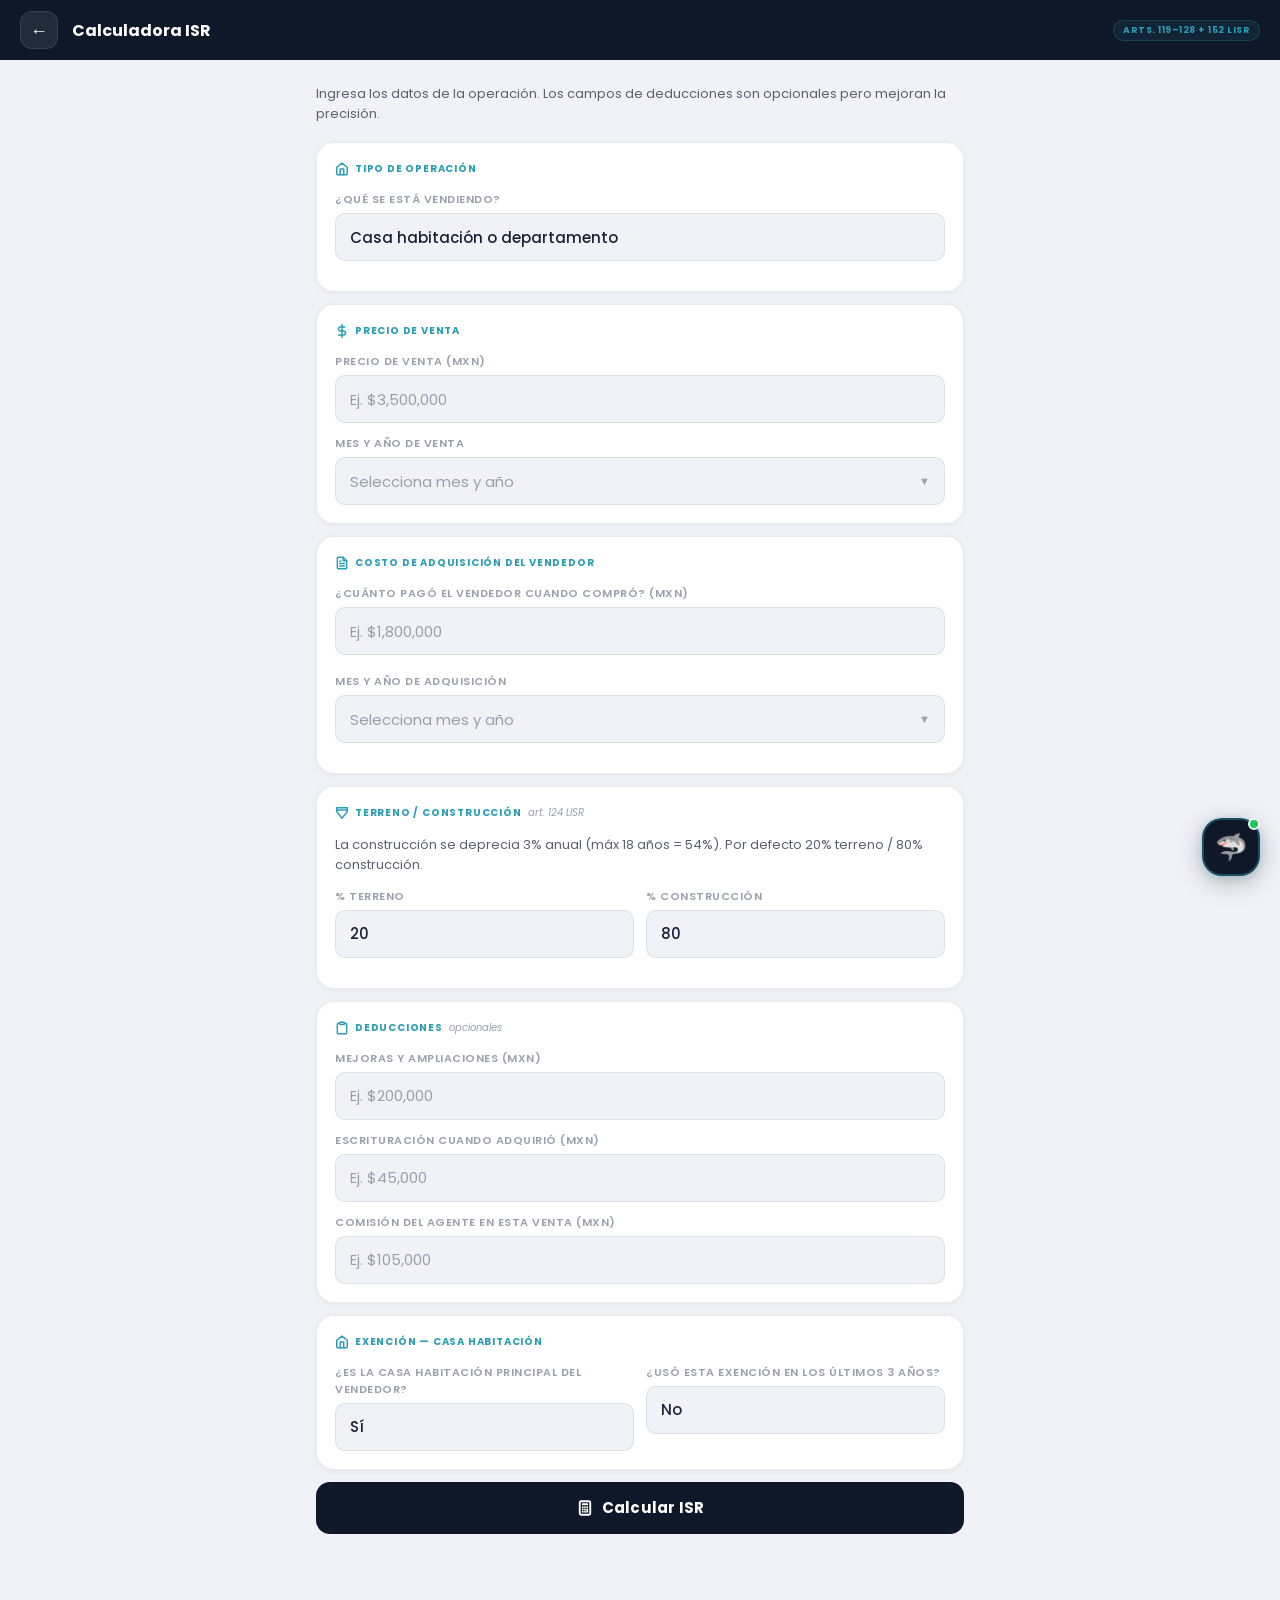
<file: isr.html>
<!DOCTYPE html>
<html lang="es">
<head>
<meta charset="UTF-8"/>
<meta name="viewport" content="width=device-width,initial-scale=1,maximum-scale=1"/>
<title>ISR — BROKR®</title>
<link rel="preconnect" href="https://fonts.googleapis.com"/>
<link href="https://fonts.googleapis.com/css2?family=Poppins:wght@300;400;500;600;700;800&display=swap" rel="stylesheet"/>

<style>
/* ═══════════════════════════════════════
   BROKR® DESIGN SYSTEM — ISR MODULE
   Paleta: Blanco · Navy · Teal
   Tipografía: Poppins
═══════════════════════════════════════ */
:root {
  --navy:       #0f1829;
  --navy-mid:   #162035;
  --navy-light: #1e2d47;
  --teal:       #2a9db5;
  --teal-dark:  #1a7a8f;
  --teal-bg:    rgba(42,157,181,0.10);
  --teal-border:rgba(42,157,181,0.25);
  --white:      #ffffff;
  --bg:         #f0f2f7;
  --card:       #ffffff;
  --border:     rgba(0,0,0,0.08);
  --border2:    rgba(0,0,0,0.05);
  --txt:        #1a2035;
  --txt-soft:   #5a6070;
  --txt-muted:  #9aa0ad;
  --success:    #0d9e6e;
  --success-bg: rgba(13,158,110,0.07);
  --success-bd: rgba(13,158,110,0.25);
  --danger:     #e0364a;
  --danger-bg:  rgba(224,54,74,0.07);
  --danger-bd:  rgba(224,54,74,0.25);
  --warn:       #d97706;
  --warn-bg:    rgba(217,119,6,0.10);
  --info:       var(--teal);
  --info-bg:    var(--teal-bg);
  --r:          18px;
  --r2:         14px;
  --r3:         10px;
  --touch:      48px;
  --font:       'Poppins', sans-serif;
  --shadow:     0 2px 16px rgba(0,0,0,0.07);
  --shadow-sm:  0 1px 6px rgba(0,0,0,0.05);
}

* { margin:0; padding:0; box-sizing:border-box; -webkit-tap-highlight-color:transparent; }

html, body {
  font-family: var(--font);
  background: var(--bg);
  color: var(--txt);
  font-size: 15px;
  min-height: 100%;
  overflow-y: auto;
}

/* ── TOPBAR ── */
.topbar {
  background: var(--navy);
  padding: 0 20px;
  height: 60px;
  display: flex;
  align-items: center;
  gap: 14px;
  position: sticky;
  top: 0;
  z-index: 50;
}
.topbar-back {
  width: 38px; height: 38px;
  border-radius: 12px;
  background: rgba(255,255,255,0.08);
  border: 1px solid rgba(255,255,255,0.1);
  display: flex; align-items: center; justify-content: center;
  cursor: pointer;
  color: white;
  font-size: 18px;
  text-decoration: none;
  flex-shrink: 0;
  transition: background 0.15s;
}
.topbar-back:active { background: rgba(255,255,255,0.15); }
.topbar-title {
  font-size: 16px;
  font-weight: 700;
  color: white;
  flex: 1;
}
.topbar-badge {
  font-size: 9px;
  font-weight: 700;
  background: var(--teal-bg);
  color: var(--teal);
  border: 1px solid var(--teal-border);
  padding: 3px 9px;
  border-radius: 20px;
  text-transform: uppercase;
  letter-spacing: .5px;
  white-space: nowrap;
}

/* ── SCROLL CONTENT ── */
.page-scroll {
  padding: 20px 16px 140px;
  max-width: 680px;
  margin: 0 auto;
}

/* ── PAGE HEADER ── */
.page-hdr {
  margin-bottom: 18px;
}
.page-hdr-sub {
  font-size: 13px;
  color: var(--txt-soft);
  line-height: 1.55;
  margin-top: 4px;
}

/* ── CARDS ── */
.card {
  background: var(--card);
  border: 1px solid var(--border);
  border-radius: var(--r);
  padding: 18px;
  margin-bottom: 12px;
  box-shadow: var(--shadow-sm);
  position: relative;
  z-index: 1;
}
.card:has(.mp-dropdown.open) {
  z-index: 200;
}
.card-label {
  font-size: 10px;
  font-weight: 700;
  text-transform: uppercase;
  letter-spacing: .8px;
  color: var(--teal);
  margin-bottom: 14px;
  display: flex;
  align-items: center;
  gap: 6px;
}
.card-label-opt {
  font-size: 10px;
  font-weight: 400;
  text-transform: none;
  letter-spacing: 0;
  color: var(--txt-muted);
  font-style: italic;
}

/* ── FORM ROWS ── */
.row1 { margin-bottom: 12px; }
.row1:last-child { margin-bottom: 0; }
.row2 { display: grid; grid-template-columns: 1fr 1fr; gap: 12px; margin-bottom: 12px; }
.row2:last-child { margin-bottom: 0; }
@media (max-width: 420px) { .row2 { grid-template-columns: 1fr; } }

/* ── FIELDS ── */
.field { display: flex; flex-direction: column; gap: 5px; }
.field label {
  font-size: 11px;
  font-weight: 600;
  color: var(--txt-muted);
  text-transform: uppercase;
  letter-spacing: .5px;
}
.field input, .field select {
  width: 100%;
  min-height: var(--touch);
  padding: 10px 14px;
  background: var(--bg);
  border: 1.5px solid var(--border);
  border-radius: var(--r3);
  color: var(--txt);
  font-size: 15px;
  font-family: var(--font);
  font-weight: 500;
  outline: none;
  transition: border-color .2s, background .2s;
  appearance: none;
}
.field input:focus, .field select:focus {
  border-color: var(--teal);
  background: white;
  box-shadow: 0 0 0 3px var(--teal-bg);
}
.field input::placeholder { color: var(--txt-muted); font-weight: 400; }
.field-hint {
  font-size: 11px;
  color: var(--teal);
  margin-top: 1px;
  font-weight: 500;
}

/* ── ALERTS ── */
.alert-warn {
  border-radius: var(--r3);
  padding: 11px 14px;
  font-size: 13px;
  line-height: 1.5;
  margin-top: 10px;
  background: var(--warn-bg);
  border-left: 3px solid var(--warn);
  color: #7c3a00;
}
.alert-info {
  border-radius: var(--r3);
  padding: 11px 14px;
  font-size: 13px;
  line-height: 1.5;
  margin-top: 10px;
  background: var(--teal-bg);
  border-left: 3px solid var(--teal);
  color: var(--teal-dark);
}

/* ── BOTÓN CALCULAR ── */
.btn-calc {
  width: 100%;
  min-height: 52px;
  padding: 14px;
  background: var(--navy);
  border: none;
  border-radius: var(--r2);
  color: white;
  font-size: 15px;
  font-weight: 700;
  font-family: var(--font);
  cursor: pointer;
  display: flex;
  align-items: center;
  justify-content: center;
  gap: 8px;
  transition: opacity .2s, transform .1s;
  letter-spacing: .2px;
}
.btn-calc:hover { opacity: .92; }
.btn-calc:active { transform: scale(0.98); }
.btn-calc:disabled { opacity: .45; cursor: not-allowed; }
.btn-calc .btn-teal-line {
  display: block;
  width: 28px; height: 2px;
  background: var(--teal);
  border-radius: 2px;
  margin-right: -4px;
}

/* ── RESULTADOS ── */
#res { display: none; }

.res-topbar {
  display: flex;
  align-items: center;
  justify-content: space-between;
  margin-bottom: 16px;
  flex-wrap: wrap;
  gap: 8px;
}
.btn-secondary {
  display: flex;
  align-items: center;
  gap: 6px;
  background: white;
  border: 1.5px solid var(--border);
  border-radius: var(--r3);
  min-height: var(--touch);
  padding: 8px 16px;
  color: var(--txt-soft);
  font-size: 13px;
  font-weight: 600;
  font-family: var(--font);
  cursor: pointer;
  transition: border-color .15s, color .15s;
}
.btn-secondary:hover { border-color: var(--navy); color: var(--navy); }
.btn-secondary.teal { border-color: var(--teal); color: var(--teal); }
.res-tipo-tag {
  font-size: 10px;
  font-weight: 700;
  background: var(--teal-bg);
  color: var(--teal);
  border: 1px solid var(--teal-border);
  padding: 4px 10px;
  border-radius: 20px;
  text-transform: uppercase;
  letter-spacing: .5px;
}

/* Result cards grid */
.res-cards {
  display: grid;
  grid-template-columns: repeat(auto-fit, minmax(150px, 1fr));
  gap: 10px;
  margin-bottom: 12px;
}
.rc {
  background: white;
  border: 1.5px solid var(--border);
  border-radius: var(--r2);
  padding: 16px;
  box-shadow: var(--shadow-sm);
}
.rc.gn { background: var(--success-bg); border-color: var(--success-bd); }
.rc.dk { background: var(--danger-bg); border-color: var(--danger-bd); }
.rc-l { font-size: 10px; font-weight: 700; color: var(--txt-muted); text-transform: uppercase; letter-spacing: .5px; margin-bottom: 6px; }
.rc-v { font-size: 21px; font-weight: 800; color: var(--txt); line-height: 1.1; margin-bottom: 3px; word-break: break-word; }
.rc.gn .rc-v { color: var(--success); }
.rc.dk .rc-v { color: var(--danger); }
.rc-n { font-size: 10px; color: var(--txt-muted); line-height: 1.4; }

/* INPC row */
.inpc-row {
  display: flex;
  align-items: center;
  gap: 8px;
  background: white;
  border: 1.5px solid var(--border);
  border-radius: var(--r2);
  padding: 14px 16px;
  margin-bottom: 12px;
  flex-wrap: wrap;
  box-shadow: var(--shadow-sm);
}
.inpc-cell { flex: 1; min-width: 80px; text-align: center; }
.inpc-cell.hl .inpc-val { color: var(--teal); }
.inpc-lbl { font-size: 10px; text-transform: uppercase; letter-spacing: .6px; color: var(--txt-muted); margin-bottom: 3px; font-weight: 600; }
.inpc-val { font-size: 15px; font-weight: 700; color: var(--txt); }
.inpc-arr { color: var(--txt-muted); font-size: 16px; flex-shrink: 0; }

/* Desglose */
.res-bkdn {
  background: white;
  border: 1.5px solid var(--border);
  border-radius: var(--r2);
  padding: 16px;
  margin-bottom: 12px;
  box-shadow: var(--shadow-sm);
}
.br { display: flex; justify-content: space-between; align-items: baseline; padding: 7px 0; border-bottom: 1px solid var(--border2); font-size: 13px; }
.br:last-child { border-bottom: none; }
.br.tot { font-weight: 700; font-size: 14px; }
.br.sub { padding-left: 14px; color: var(--txt-soft); }
.bl { color: var(--txt-soft); }
.br.tot .bl { color: var(--txt); }
.bv { font-weight: 600; color: var(--txt); }

/* Nota */
.res-nota {
  background: var(--teal-bg);
  border-left: 3px solid var(--teal);
  border-radius: 0 var(--r3) var(--r3) 0;
  padding: 12px 14px;
  font-size: 13px;
  line-height: 1.6;
  color: var(--teal-dark);
  margin-bottom: 12px;
}

/* AI Box */
.ai-box {
  background: var(--navy);
  border-radius: var(--r2);
  padding: 16px 18px;
  margin-bottom: 12px;
  display: none;
}
.ai-lbl {
  font-size: 10px;
  font-weight: 700;
  color: var(--teal);
  text-transform: uppercase;
  letter-spacing: .6px;
  margin-bottom: 8px;
  display: flex;
  align-items: center;
  gap: 6px;
}
#ai-txt { font-size: 13px; line-height: 1.65; color: rgba(255,255,255,0.85); }

/* ── SHAARK FLOTANTE ── */
.shaark-fab {
  position: fixed;
  bottom: 24px;
  right: 20px;
  z-index: 200;
  display: flex;
  flex-direction: column;
  align-items: flex-end;
  gap: 10px;
}

.shaark-btn {
  width: 58px; height: 58px;
  border-radius: 20px;
  background: var(--navy);
  border: 2px solid rgba(42,157,181,0.4);
  display: flex; align-items: center; justify-content: center;
  font-size: 26px;
  cursor: pointer;
  box-shadow: 0 6px 24px rgba(0,0,0,0.25), 0 2px 8px rgba(42,157,181,0.2);
  transition: transform 0.2s, box-shadow 0.2s;
  position: relative;
}
.shaark-btn:active { transform: scale(0.93); }
.shaark-btn.open { background: var(--teal); border-color: var(--teal); }
.shaark-pulse {
  position: absolute;
  top: -2px; right: -2px;
  width: 12px; height: 12px;
  border-radius: 50%;
  background: #22c55e;
  border: 2px solid var(--bg);
}

/* Chat window */
.shaark-window {
  width: min(300px, calc(100vw - 40px));
  background: var(--navy);
  border-radius: 20px;
  overflow: hidden;
  box-shadow: 0 12px 40px rgba(0,0,0,0.3);
  border: 1px solid rgba(42,157,181,0.2);
  display: none;
  flex-direction: column;
  max-height: min(420px, calc(100vh - 160px));
}
.shaark-window.visible { display: flex; }

.sw-header {
  padding: 14px 16px;
  display: flex;
  align-items: center;
  gap: 10px;
  border-bottom: 1px solid rgba(255,255,255,0.07);
  flex-shrink: 0;
}
.sw-avatar {
  width: 34px; height: 34px;
  border-radius: 11px;
  background: linear-gradient(135deg, var(--teal), var(--teal-dark));
  display: flex; align-items: center; justify-content: center;
  font-size: 16px;
  flex-shrink: 0;
}
.sw-name { font-size: 14px; font-weight: 700; color: white; }
.sw-status { font-size: 11px; color: var(--teal); font-weight: 500; }
.sw-close {
  margin-left: auto;
  width: 28px; height: 28px;
  border-radius: 9px;
  background: rgba(255,255,255,0.07);
  border: none;
  color: rgba(255,255,255,0.5);
  font-size: 16px;
  cursor: pointer;
  display: flex; align-items: center; justify-content: center;
  transition: background 0.15s;
}
.sw-close:hover { background: rgba(255,255,255,0.12); }

.sw-msgs {
  flex: 1;
  overflow-y: auto;
  padding: 12px;
  display: flex;
  flex-direction: column;
  gap: 8px;
}
.sw-msgs::-webkit-scrollbar { display: none; }

.sw-bubble {
  max-width: 85%;
  padding: 9px 12px;
  border-radius: 14px;
  font-size: 13px;
  line-height: 1.45;
  font-weight: 400;
}
.sw-bubble.bot {
  background: rgba(255,255,255,0.07);
  color: rgba(255,255,255,0.88);
  border-bottom-left-radius: 4px;
  align-self: flex-start;
  border: 1px solid rgba(255,255,255,0.06);
}
.sw-bubble.user {
  background: var(--teal);
  color: white;
  border-bottom-right-radius: 4px;
  align-self: flex-end;
}

.sw-chips {
  display: flex;
  gap: 6px;
  flex-wrap: wrap;
  padding: 0 12px 8px;
}
.sw-chip {
  background: rgba(42,157,181,0.15);
  border: 1px solid rgba(42,157,181,0.3);
  border-radius: 16px;
  padding: 6px 11px;
  font-size: 11px;
  color: var(--teal);
  cursor: pointer;
  font-weight: 500;
  white-space: nowrap;
  font-family: var(--font);
  transition: background 0.12s;
}
.sw-chip:active { background: rgba(42,157,181,0.28); }

.sw-input-row {
  display: flex;
  gap: 8px;
  padding: 10px 12px 12px;
  border-top: 1px solid rgba(255,255,255,0.06);
  flex-shrink: 0;
}
.sw-input {
  flex: 1;
  background: rgba(255,255,255,0.07);
  border: 1px solid rgba(255,255,255,0.1);
  border-radius: 12px;
  padding: 9px 13px;
  font-size: 13px;
  color: white;
  font-family: var(--font);
  outline: none;
}
.sw-input::placeholder { color: rgba(255,255,255,0.28); }
.sw-send {
  width: 38px; height: 38px;
  border-radius: 12px;
  background: var(--teal);
  border: none;
  cursor: pointer;
  display: flex; align-items: center; justify-content: center;
  font-size: 15px;
  color: white;
  transition: opacity 0.15s;
  flex-shrink: 0;
}
.sw-send:active { opacity: 0.8; }

/* ── MES/AÑO PICKER ── */
.mp-trigger {
  width: 100%;
  min-height: var(--touch);
  padding: 10px 14px;
  background: var(--bg);
  border: 1.5px solid var(--border);
  border-radius: var(--r3);
  color: var(--txt);
  font-size: 15px;
  font-family: var(--font);
  font-weight: 500;
  cursor: pointer;
  display: flex;
  align-items: center;
  justify-content: space-between;
  transition: border-color .2s, background .2s;
  text-align: left;
}
.mp-trigger:focus, .mp-trigger.open {
  border-color: var(--teal);
  background: white;
  box-shadow: 0 0 0 3px var(--teal-bg);
  outline: none;
}
.mp-trigger .mp-val { flex: 1; }
.mp-trigger .mp-arrow {
  font-size: 11px;
  color: var(--txt-muted);
  transition: transform 0.2s;
}
.mp-trigger.open .mp-arrow { transform: rotate(180deg); }
.mp-trigger .mp-placeholder { color: var(--txt-muted); font-weight: 400; }

.mp-dropdown {
  position: absolute;
  top: calc(100% + 6px);
  left: 0; right: 0;
  background: white;
  border: 1.5px solid var(--border);
  border-radius: var(--r2);
  box-shadow: 0 8px 32px rgba(0,0,0,0.14);
  z-index: 300;
  overflow: hidden;
  display: none;
}
.mp-dropdown.open { display: block; }
.mp-dropdown.open-up {
  top: auto;
  bottom: calc(100% + 6px);
}

.mp-year-nav {
  display: flex;
  align-items: center;
  justify-content: space-between;
  padding: 12px 16px;
  border-bottom: 1px solid var(--border);
  background: var(--navy);
}
.mp-year-nav .mp-yr {
  font-family: var(--font);
  font-size: 16px;
  font-weight: 700;
  color: white;
}
.mp-year-btn {
  width: 34px; height: 34px;
  border-radius: 10px;
  background: rgba(255,255,255,0.1);
  border: 1px solid rgba(255,255,255,0.15);
  color: white;
  font-size: 17px;
  cursor: pointer;
  display: flex; align-items: center; justify-content: center;
  transition: background 0.15s;
  font-family: var(--font);
}
.mp-year-btn:hover { background: rgba(255,255,255,0.18); }
.mp-year-btn:active { background: rgba(255,255,255,0.25); }

.mp-months {
  display: grid;
  grid-template-columns: repeat(3, 1fr);
  gap: 6px;
  padding: 12px;
}
.mp-month {
  padding: 10px 4px;
  border-radius: 10px;
  text-align: center;
  font-size: 13px;
  font-weight: 500;
  font-family: var(--font);
  cursor: pointer;
  color: var(--txt);
  border: 1.5px solid transparent;
  transition: background 0.12s, border-color 0.12s, color 0.12s;
}
.mp-month:hover { background: var(--teal-bg); border-color: var(--teal-border); }
.mp-month.selected {
  background: var(--navy);
  color: white;
  border-color: var(--navy);
  font-weight: 700;
}

.mp-wrap {
  position: relative;
}

/* ── ANIMACIONES ── */
@keyframes fadeUp {
  from { opacity:0; transform:translateY(12px); }
  to   { opacity:1; transform:translateY(0); }
}
.anim { animation: fadeUp 0.35s ease both; }
.d1 { animation-delay: 0.06s; }
.d2 { animation-delay: 0.13s; }
.d3 { animation-delay: 0.20s; }
.d4 { animation-delay: 0.27s; }
.d5 { animation-delay: 0.34s; }
.d6 { animation-delay: 0.41s; }
</style>
</head>
<body>

<!-- TOPBAR -->
<div class="topbar">
  <a class="topbar-back" href="index.html">&#8592;</a>
  <span class="topbar-title">Calculadora ISR</span>
  <span class="topbar-badge">Arts. 119–128 + 152 LISR</span>
</div>

<!-- CONTENT -->
<div class="page-scroll">

  <!-- FORMULARIO -->
  <div id="isr-form">

    <div class="page-hdr anim d1">
      <div class="page-hdr-sub">Ingresa los datos de la operación. Los campos de deducciones son opcionales pero mejoran la precisión.</div>
    </div>

    <!-- Tipo -->
    <div class="card anim d2">
      <div class="card-label"><svg width="14" height="14" viewBox="0 0 24 24" fill="none" stroke="currentColor" stroke-width="2.5" stroke-linecap="round" stroke-linejoin="round"><path d="M3 9l9-7 9 7v11a2 2 0 01-2 2H5a2 2 0 01-2-2z"/><polyline points="9 22 9 12 15 12 15 22"/></svg> Tipo de operación</div>
      <div class="row1">
        <div class="field">
          <label>¿Qué se está vendiendo?</label>
          <select id="f-tipo" onchange="onTipoChange()">
            <option value="casa">Casa habitación o departamento</option>
            <option value="terreno">Terreno</option>
            <option value="comercial">Inmueble comercial</option>
          </select>
        </div>
      </div>
      <div id="iva-note" class="alert-warn" style="display:none">⚠️ <strong>Nota IVA:</strong> La venta de inmuebles comerciales podría causar IVA (16%). Consulta con el notario (art. 9 LIVA).</div>
    </div>

    <!-- Precio de venta -->
    <div class="card anim d3">
      <div class="card-label"><svg width="14" height="14" viewBox="0 0 24 24" fill="none" stroke="currentColor" stroke-width="2.5" stroke-linecap="round" stroke-linejoin="round"><line x1="12" y1="1" x2="12" y2="23"/><path d="M17 5H9.5a3.5 3.5 0 000 7h5a3.5 3.5 0 010 7H6"/></svg> Precio de venta</div>
      <div class="row1">
        <div class="field">
          <label>Precio de venta (MXN)</label>
          <input type="text" id="f-venta" placeholder="Ej. $3,500,000" oninput="fmtMoneyField(this)" autocomplete="off"/>
        </div>
      </div>
      <div class="row1">
        <div class="field">
          <label>Mes y año de venta</label>
          <div class="mp-wrap">
            <button type="button" class="mp-trigger" id="mp-trigger-v" onclick="mpToggle('v')">
              <span class="mp-val" id="mp-display-v"><span class="mp-placeholder">Selecciona mes y año</span></span>
              <span class="mp-arrow">▼</span>
            </button>
            <div class="mp-dropdown" id="mp-dropdown-v">
              <div class="mp-year-nav">
                <button class="mp-year-btn" onclick="mpPrevYear('v')">‹</button>
                <span class="mp-yr" id="mp-year-v">2026</span>
                <button class="mp-year-btn" onclick="mpNextYear('v')">›</button>
              </div>
              <div class="mp-months" id="mp-months-v"></div>
            </div>
          </div>
          <!-- Hidden inputs for compatibility -->
          <input type="hidden" id="f-mes-v" value="11"/>
          <input type="hidden" id="f-anio-v" value="2026"/>
        </div>
      </div>
    </div>

    <!-- Costo de adquisición -->
    <div class="card anim d3">
      <div class="card-label"><svg width="14" height="14" viewBox="0 0 24 24" fill="none" stroke="currentColor" stroke-width="2.5" stroke-linecap="round" stroke-linejoin="round"><path d="M14 2H6a2 2 0 00-2 2v16a2 2 0 002 2h12a2 2 0 002-2V8z"/><polyline points="14 2 14 8 20 8"/><line x1="16" y1="13" x2="8" y2="13"/><line x1="16" y1="17" x2="8" y2="17"/><polyline points="10 9 9 9 8 9"/></svg> Costo de adquisición del vendedor</div>
      <div class="row1">
        <div class="field">
          <label>¿Cuánto pagó el vendedor cuando compró? (MXN)</label>
          <input type="text" id="f-compra" placeholder="Ej. $1,800,000" oninput="fmtMoneyField(this)" autocomplete="off"/>
          <span class="field-hint" id="compra-note"></span>
        </div>
      </div>
      <div class="row1">
        <div class="field">
          <label>Mes y año de adquisición</label>
          <div class="mp-wrap">
            <button type="button" class="mp-trigger" id="mp-trigger-c" onclick="mpToggle('c')">
              <span class="mp-val" id="mp-display-c"><span class="mp-placeholder">Selecciona mes y año</span></span>
              <span class="mp-arrow">▼</span>
            </button>
            <div class="mp-dropdown" id="mp-dropdown-c">
              <div class="mp-year-nav">
                <button class="mp-year-btn" onclick="mpPrevYear('c')">‹</button>
                <span class="mp-yr" id="mp-year-c">2005</span>
                <button class="mp-year-btn" onclick="mpNextYear('c')">›</button>
              </div>
              <div class="mp-months" id="mp-months-c"></div>
            </div>
          </div>
          <!-- Hidden inputs for compatibility -->
          <input type="hidden" id="f-mes-c" value=""/>
          <input type="hidden" id="f-anio-c" value=""/>
        </div>
      </div>
      <div id="alert-pre1981" class="alert-warn" style="display:none">⚠️ <strong>Anterior a 1981:</strong> El notario usará avalúo referencial. Se aplica INPC desde enero de 1981.</div>
      <div id="alert-pre1990" class="alert-info" style="display:none"><strong>1981–1989:</strong> Se aplica reconversión monetaria (÷1,000 por eliminación de tres ceros en 1993).</div>
    </div>

    <!-- Terreno / Construcción -->
    <div class="card anim d4" id="sec-terreno-const">
      <div class="card-label"><svg width="14" height="14" viewBox="0 0 24 24" fill="none" stroke="currentColor" stroke-width="2.5" stroke-linecap="round" stroke-linejoin="round"><path d="M21 3H3v7l9 11 9-11V3z"/><line x1="3" y1="7" x2="21" y2="7"/></svg> Terreno / Construcción <span class="card-label-opt">art. 124 LISR</span></div>
      <div class="page-hdr-sub" style="margin-bottom:12px">La construcción se deprecia 3% anual (máx 18 años = 54%). Por defecto 20% terreno / 80% construcción.</div>
      <div class="row2">
        <div class="field">
          <label>% Terreno</label>
          <input type="number" id="f-pct-terreno" value="20" min="0" max="100" oninput="onPctTerreno(this)"/>
        </div>
        <div class="field">
          <label>% Construcción</label>
          <input type="number" id="f-pct-const" value="80" min="0" max="100" oninput="onPctConst(this)"/>
        </div>
      </div>
      <span class="field-hint" id="deprec-note"></span>
    </div>

    <!-- Deducciones -->
    <div class="card anim d4">
      <div class="card-label"><svg width="14" height="14" viewBox="0 0 24 24" fill="none" stroke="currentColor" stroke-width="2.5" stroke-linecap="round" stroke-linejoin="round"><path d="M16 4h2a2 2 0 012 2v14a2 2 0 01-2 2H6a2 2 0 01-2-2V6a2 2 0 012-2h2"/><rect x="8" y="2" width="8" height="4" rx="1" ry="1"/></svg> Deducciones <span class="card-label-opt">opcionales</span></div>
      <div class="row1"><div class="field"><label>Mejoras y ampliaciones (MXN)</label><input type="text" id="f-mej" placeholder="Ej. $200,000" oninput="fmtMoneyField(this)" autocomplete="off"/></div></div>
      <div class="row1"><div class="field"><label>Escrituración cuando adquirió (MXN)</label><input type="text" id="f-esc" placeholder="Ej. $45,000" oninput="fmtMoneyField(this)" autocomplete="off"/></div></div>
      <div class="row1"><div class="field"><label>Comisión del agente en esta venta (MXN)</label><input type="text" id="f-com" placeholder="Ej. $105,000" oninput="fmtMoneyField(this)" autocomplete="off"/></div></div>
    </div>

    <!-- Exención -->
    <div class="card anim d5" id="sec-casa">
      <div class="card-label"><svg width="14" height="14" viewBox="0 0 24 24" fill="none" stroke="currentColor" stroke-width="2.5" stroke-linecap="round" stroke-linejoin="round"><path d="M3 9l9-7 9 7v11a2 2 0 01-2 2H5a2 2 0 01-2-2z"/><polyline points="9 22 9 12 15 12 15 22"/></svg> Exención — Casa habitación</div>
      <div class="row2">
        <div class="field"><label>¿Es la casa habitación principal del vendedor?</label><select id="f-pri"><option value="si">Sí</option><option value="no">No</option><option value="nose">No estoy seguro</option></select></div>
        <div class="field"><label>¿Usó esta exención en los últimos 3 años?</label><select id="f-exp"><option value="no">No</option><option value="si">Sí</option><option value="nose">No lo sé</option></select></div>
      </div>
    </div>

    <!-- Botón -->
    <button id="calc-btn" class="btn-calc anim d6" onclick="calcISR()">
      <svg width="18" height="18" fill="none" viewBox="0 0 24 24" stroke="currentColor" stroke-width="2.5"><path stroke-linecap="round" stroke-linejoin="round" d="M9 7h6m0 10v-3m-3 3h.01M9 17h.01M9 14h.01M12 14h.01M15 11h.01M12 11h.01M9 11h.01M7 21h10a2 2 0 002-2V5a2 2 0 00-2-2H7a2 2 0 00-2 2v14a2 2 0 002 2z"/></svg>
      Calcular ISR
    </button>
  </div>

  <!-- RESULTADOS -->
  <div id="res">
    <div class="res-topbar">
      <button class="btn-secondary" onclick="resetISR()">← Nuevo cálculo</button>
      <div style="display:flex;align-items:center;gap:8px">
        <button class="btn-secondary teal" onclick="descargarPDF()">
          <svg width="13" height="13" fill="none" viewBox="0 0 24 24" stroke="currentColor" stroke-width="2"><path stroke-linecap="round" d="M4 16v1a3 3 0 003 3h10a3 3 0 003-3v-1m-4-4l-4 4m0 0l-4-4m4 4V4"/></svg>
          PDF
        </button>
        <span class="res-tipo-tag" id="res-tipo"></span>
      </div>
    </div>
    <div class="res-cards" id="res-cards"></div>
    <div id="res-inpc-row" class="inpc-row" style="display:none">
      <div class="inpc-cell"><div class="inpc-lbl">INPC adquisición</div><div class="inpc-val" id="res-inpc-adq">—</div></div>
      <div class="inpc-arr">→</div>
      <div class="inpc-cell"><div class="inpc-lbl">INPC enajenación</div><div class="inpc-val" id="res-inpc-venta">—</div></div>
      <div class="inpc-arr">=</div>
      <div class="inpc-cell hl"><div class="inpc-lbl">Factor</div><div class="inpc-val" id="res-factor">—</div></div>
    </div>
    <div id="res-bkdn" class="res-bkdn"></div>
    <div id="res-nota" class="res-nota" style="display:none"></div>
    <div id="ai-box" class="ai-box">
      <div class="ai-lbl"><svg width="13" height="13" viewBox="0 0 24 24" fill="none" stroke="currentColor" stroke-width="2.5" stroke-linecap="round" stroke-linejoin="round"><path d="M21 16V8a2 2 0 00-1-1.73l-7-4a2 2 0 00-2 0l-7 4A2 2 0 003 8v8a2 2 0 001 1.73l7 4a2 2 0 002 0l7-4A2 2 0 0021 16z"/></svg> Análisis de Shaark</div>
      <div id="ai-txt"></div>
    </div>
  </div>

</div><!-- /page-scroll -->

<!-- SHAARK FLOTANTE -->
<div class="shaark-fab">
  <div class="shaark-window" id="shaark-window">
    <div class="sw-header">
      <div class="sw-avatar">🦈</div>
      <div>
        <div class="sw-name">Shaark</div>
        <div class="sw-status">● En línea</div>
      </div>
      <button class="sw-close" onclick="toggleShaark()">✕</button>
    </div>
    <div class="sw-msgs" id="sw-msgs">
      <div class="sw-bubble bot">Hola Chava 👋 Estoy aquí mientras calculas el ISR. ¿Necesitas ayuda con algo?</div>
    </div>
    <div class="sw-chips" id="sw-chips">
      <div class="sw-chip" onclick="swChip('¿Cómo funciona el factor INPC?')">Factor INPC</div>
      <div class="sw-chip" onclick="swChip('¿Qué es la exención 700,000 UDIS?')">Exención UDIS</div>
      <div class="sw-chip" onclick="swChip('¿Cuándo aplica ISR estatal?')">ISR estatal</div>
    </div>
    <div class="sw-input-row">
      <input class="sw-input" id="sw-input" type="text" placeholder="Pregunta algo..." onkeydown="swKey(event)"/>
      <button class="sw-send" onclick="swSend()">➤</button>
    </div>
  </div>
  <div class="shaark-btn" id="shaark-btn" onclick="toggleShaark()">
    🦈
    <div class="shaark-pulse"></div>
  </div>
</div>

<script>
/* ═══════════════════════════════════════
   LÓGICA ISR — 100% intacta
═══════════════════════════════════════ */
function g(id) { return document.getElementById(id); }
function getRawNum(val) { return parseFloat((val||'').replace(/[$,]/g,'').trim())||0; }
function fmt(n) { return '$'+Math.round(n).toLocaleString('es-MX'); }
function pct(n) { return n.toFixed(2)+'%'; }
function fmtMoneyField(input) {
  const raw = getRawNum(input.value);
  if (!raw) { input.value=''; return; }
  input.value = '$'+raw.toLocaleString('es-MX',{minimumFractionDigits:0,maximumFractionDigits:0});
}

const INPC_RAW = {
  "1969-01":0.02513,"1969-06":0.02553,"1969-12":0.02614,
  "1970-01":0.02629,"1970-06":0.02694,"1970-12":0.02770,
  "1971-01":0.02793,"1971-06":0.02861,"1971-12":0.02916,
  "1972-01":0.02944,"1972-06":0.03016,"1972-12":0.03082,
  "1973-01":0.03136,"1973-06":0.03440,"1973-12":0.03882,
  "1974-01":0.03994,"1974-06":0.04570,"1974-12":0.05277,
  "1975-01":0.05444,"1975-06":0.05893,"1975-12":0.06386,
  "1976-01":0.06530,"1976-06":0.07137,"1976-12":0.08943,
  "1977-01":0.09328,"1977-06":0.10523,"1977-12":0.11824,
  "1978-01":0.12133,"1978-06":0.13303,"1978-12":0.14522,
  "1979-01":0.14914,"1979-06":0.16700,"1979-12":0.18745,
  "1980-01":0.19490,"1980-06":0.22735,"1980-12":0.27540,
  "1981-01":0.15732,"1981-02":0.16077,"1981-03":0.16375,"1981-04":0.16703,"1981-05":0.16891,"1981-06":0.17076,"1981-07":0.17373,"1981-08":0.17669,"1981-09":0.17953,"1981-10":0.18306,"1981-11":0.18597,"1981-12":0.19118,
  "1982-01":0.19952,"1982-02":0.20611,"1982-03":0.21352,"1982-04":0.22363,"1982-05":0.23474,"1982-06":0.24537,"1982-07":0.25867,"1982-08":0.28359,"1982-09":0.29696,"1982-10":0.30973,"1982-11":0.32217,"1982-12":0.37067,
  "1983-01":0.41070,"1983-02":0.43150,"1983-03":0.44834,"1983-04":0.46907,"1983-05":0.48501,"1983-06":0.49852,"1983-07":0.51442,"1983-08":0.52846,"1983-09":0.53997,"1983-10":0.55157,"1983-11":0.57001,"1983-12":0.58482,
  "1984-01":0.61291,"1984-02":0.63553,"1984-03":0.65387,"1984-04":0.67272,"1984-05":0.68893,"1984-06":0.70637,"1984-07":0.72280,"1984-08":0.73729,"1984-09":0.75297,"1984-10":0.77052,"1984-11":0.78948,"1984-12":0.81060,
  "1985-01":0.84892,"1985-02":0.87548,"1985-03":0.89648,"1985-04":0.91098,"1985-05":0.92207,"1985-06":0.93604,"1985-07":0.95684,"1985-08":0.98169,"1985-09":1.00000,"1985-10":1.02203,"1985-11":1.04812,"1985-12":1.08204,
  "1986-01":1.12974,"1986-02":1.16344,"1986-03":1.20227,"1986-04":1.24743,"1986-05":1.29565,"1986-06":1.34810,"1986-07":1.39414,"1986-08":1.47625,"1986-09":1.54565,"1986-10":1.60880,"1986-11":1.68301,"1986-12":1.76403,
  "1987-01":1.84685,"1987-02":1.92598,"1987-03":2.00581,"1987-04":2.11826,"1987-05":2.22296,"1987-06":2.33340,"1987-07":2.45464,"1987-08":2.57973,"1987-09":2.68589,"1987-10":2.81447,"1987-11":2.97129,"1987-12":3.27497,
  "1988-01":3.71131,"1988-02":3.95034,"1988-03":4.10735,"1988-04":4.20048,"1988-05":4.26361,"1988-06":4.32539,"1988-07":4.37804,"1988-08":4.41449,"1988-09":4.44620,"1988-10":4.47909,"1988-11":4.52375,"1988-12":4.59155,
  "1989-01":4.66912,"1989-02":4.71960,"1989-03":4.76375,"1989-04":4.81892,"1989-05":4.87308,"1989-06":4.92547,"1989-07":4.96893,"1989-08":5.01264,"1989-09":5.05627,"1989-10":5.11110,"1989-11":5.16547,"1989-12":5.27773,
  "1990-01":5.43984,"1990-02":5.55497,"1990-03":5.64157,"1990-04":5.72260,"1990-05":5.81164,"1990-06":5.91854,"1990-07":6.01620,"1990-08":6.10660,"1990-09":6.19187,"1990-10":6.27427,"1990-11":6.40357,"1990-12":6.54420,
  "1991-01":6.67480,"1991-02":6.78040,"1991-03":6.86460,"1991-04":6.93270,"1991-05":7.00200,"1991-06":7.07327,"1991-07":7.13513,"1991-08":7.19727,"1991-09":7.26530,"1991-10":7.33870,"1991-11":7.45523,"1991-12":7.57413,
  "1992-01":7.67200,"1992-02":7.74510,"1992-03":7.80880,"1992-04":7.86630,"1992-05":7.91800,"1992-06":7.97070,"1992-07":8.02110,"1992-08":8.06840,"1992-09":8.12490,"1992-10":8.17610,"1992-11":8.24280,"1992-12":8.34730,
  "1993-01":8.43380,"1993-02":8.49980,"1993-03":8.54430,"1993-04":8.58940,"1993-05":8.63230,"1993-06":8.67560,"1993-07":8.71120,"1993-08":8.75350,"1993-09":8.80410,"1993-10":8.83900,"1993-11":8.88650,"1993-12":8.94290,
  "1994-01":9.00470,"1994-02":9.04570,"1994-03":9.08660,"1994-04":9.13090,"1994-05":9.17180,"1994-06":9.21200,"1994-07":9.25200,"1994-08":9.29470,"1994-09":9.34430,"1994-10":9.39080,"1994-11":9.44180,"1994-12":9.50320,
  "1995-01":9.89110,"1995-02":10.31320,"1995-03":11.03360,"1995-04":11.66050,"1995-05":12.04150,"1995-06":12.36120,"1995-07":12.61750,"1995-08":12.83110,"1995-09":13.11710,"1995-10":13.40120,"1995-11":13.72610,"1995-12":14.16340,
  "1996-01":14.61350,"1996-02":14.94600,"1996-03":15.31100,"1996-04":15.70320,"1996-05":15.97880,"1996-06":16.24000,"1996-07":16.47490,"1996-08":16.68440,"1996-09":16.95220,"1996-10":17.17160,"1996-11":17.44470,"1996-12":17.88880,
  "1997-01":18.27370,"1997-02":18.56860,"1997-03":18.78310,"1997-04":18.95740,"1997-05":19.10440,"1997-06":19.25470,"1997-07":19.41380,"1997-08":19.58010,"1997-09":19.79380,"1997-10":19.96010,"1997-11":20.17370,"1997-12":20.47560,
  "1998-01":20.85800,"1998-02":21.26680,"1998-03":21.58630,"1998-04":21.82870,"1998-05":22.03780,"1998-06":22.32260,"1998-07":22.55390,"1998-08":22.82990,"1998-09":23.21830,"1998-10":23.55100,"1998-11":23.96420,"1998-12":24.55080,
  "1999-01":25.13830,"1999-02":25.52880,"1999-03":25.79090,"1999-04":26.01640,"1999-05":26.17580,"1999-06":26.38960,"1999-07":26.56920,"1999-08":26.74720,"1999-09":26.96830,"1999-10":27.14550,"1999-11":27.38610,"1999-12":27.64240,
  "2000-01":27.94790,"2000-02":28.19180,"2000-03":28.36400,"2000-04":28.51040,"2000-05":28.63840,"2000-06":28.84730,"2000-07":28.98810,"2000-08":29.20730,"2000-09":29.43680,"2000-10":29.66050,"2000-11":29.93760,"2000-12":30.29370,
  "2001-01":30.36870,"2001-02":30.32890,"2001-03":30.55770,"2001-04":30.70060,"2001-05":30.73090,"2001-06":30.84560,"2001-07":30.72050,"2001-08":30.87430,"2001-09":31.17260,"2001-10":31.28210,"2001-11":31.40130,"2001-12":31.41650,
  "2002-01":31.63890,"2002-02":31.60190,"2002-03":31.77010,"2002-04":31.93220,"2002-05":31.98150,"2002-06":32.14440,"2002-07":32.26130,"2002-08":32.40940,"2002-09":32.64410,"2002-10":32.78870,"2002-11":33.02500,"2002-12":33.22810,
  "2003-01":33.37700,"2003-02":33.53850,"2003-03":33.72230,"2003-04":33.71750,"2003-05":33.46790,"2003-06":33.48320,"2003-07":33.54590,"2003-08":33.68290,"2003-09":33.93340,"2003-10":34.09330,"2003-11":34.36470,"2003-12":34.55800,
  "2004-01":34.78840,"2004-02":35.01780,"2004-03":35.18700,"2004-04":35.21320,"2004-05":35.10010,"2004-06":35.18370,"2004-07":35.30710,"2004-08":35.54040,"2004-09":35.87920,"2004-10":36.10780,"2004-11":36.48290,"2004-12":36.53900,
  "2005-01":36.55560,"2005-02":36.63180,"2005-03":36.80310,"2005-04":36.96620,"2005-05":36.81980,"2005-06":36.69290,"2005-07":36.91000,"2005-08":36.95080,"2005-09":37.09300,"2005-10":37.18900,"2005-11":37.49790,"2005-12":37.66630,
  "2006-01":37.89710,"2006-02":37.94460,"2006-03":37.94000,"2006-04":38.04040,"2006-05":37.91620,"2006-06":37.90150,"2006-07":38.07540,"2006-08":38.27510,"2006-09":38.77580,"2006-10":38.96310,"2006-11":39.21870,"2006-12":39.49340,
  "2007-01":39.69630,"2007-02":39.85750,"2007-03":40.00690,"2007-04":39.94570,"2007-05":39.73350,"2007-06":39.82270,"2007-07":40.04410,"2007-08":40.22830,"2007-09":40.57780,"2007-10":40.78430,"2007-11":41.10690,"2007-12":41.38640,
  "2008-01":41.57230,"2008-02":41.73200,"2008-03":42.02700,"2008-04":42.18590,"2008-05":42.08150,"2008-06":42.22750,"2008-07":42.55800,"2008-08":42.78370,"2008-09":43.06990,"2008-10":43.37630,"2008-11":43.87680,"2008-12":44.24880,
  "2009-01":44.43090,"2009-02":44.61350,"2009-03":44.89440,"2009-04":45.00440,"2009-05":44.85900,"2009-06":44.93720,"2009-07":45.10280,"2009-08":45.26090,"2009-09":45.47540,"2009-10":45.66890,"2009-11":45.97120,"2009-12":46.16620,
  "2010-01":72.55205,"2010-02":72.97167,"2010-03":73.48973,"2010-04":73.25556,"2010-05":72.79398,"2010-06":72.77118,"2010-07":72.92919,"2010-08":73.13175,"2010-09":73.51511,"2010-10":73.96893,"2010-11":74.56158,"2010-12":74.93095,
  "2011-01":75.29599,"2011-02":75.57846,"2011-03":75.72345,"2011-04":75.71744,"2011-05":75.15926,"2011-06":75.15551,"2011-07":75.51611,"2011-08":75.63556,"2011-09":75.82111,"2011-10":76.33271,"2011-11":77.15833,"2011-12":77.79239,
  "2012-01":78.34305,"2012-02":78.50231,"2012-03":78.54739,"2012-04":78.30098,"2012-05":78.05382,"2012-06":78.41367,"2012-07":78.8539,"2012-08":79.09054,"2012-09":79.43912,"2012-10":79.84104,"2012-11":80.38344,"2012-12":80.56824,
  "2013-01":80.89278,"2013-02":81.29094,"2013-03":81.88743,"2013-04":81.94152,"2013-05":81.66882,"2013-06":81.61924,"2013-07":81.59219,"2013-08":81.82433,"2013-09":82.13234,"2013-10":82.52299,"2013-11":83.29227,"2013-12":83.77006,
  "2014-01":84.51905,"2014-02":84.73316,"2014-03":84.96529,"2014-04":84.80678,"2014-05":84.53558,"2014-06":84.68207,"2014-07":84.91496,"2014-08":85.21997,"2014-09":85.59634,"2014-10":86.06963,"2014-11":86.76378,"2014-12":87.18898,
  "2015-01":87.1101,"2015-02":87.27538,"2015-03":87.63072,"2015-04":87.40384,"2015-05":86.96737,"2015-06":87.11311,"2015-07":87.24082,"2015-08":87.42488,"2015-09":87.75242,"2015-10":88.20392,"2015-11":88.68547,"2015-12":89.04682,
  "2016-01":89.38638,"2016-02":89.77778,"2016-03":89.91,"2016-04":89.62528,"2016-05":89.22561,"2016-06":89.32403,"2016-07":89.55691,"2016-08":89.80933,"2016-09":90.35774,"2016-10":90.90615,"2016-11":91.61683,"2016-12":92.03903,
  "2017-01":93.60388,"2017-02":94.14478,"2017-03":94.72249,"2017-04":94.83893,"2017-05":94.72549,"2017-06":94.96364,"2017-07":95.32274,"2017-08":95.79377,"2017-09":96.09352,"2017-10":96.69827,"2017-11":97.69517,"2017-12":98.27288,
  "2018-01":98.795,"2018-02":99.17137,"2018-03":99.49216,"2018-04":99.15485,"2018-05":98.99408,"2018-06":99.37646,"2018-07":99.9091,"2018-08":100.492,"2018-09":100.917,"2018-10":101.44,"2018-11":102.303,"2018-12":103.02,
  "2019-01":103.108,"2019-02":103.079,"2019-03":103.476,"2019-04":103.531,"2019-05":103.233,"2019-06":103.299,"2019-07":103.687,"2019-08":103.67,"2019-09":103.942,"2019-10":104.503,"2019-11":105.346,"2019-12":105.934,
  "2020-01":106.447,"2020-02":106.889,"2020-03":106.838,"2020-04":105.755,"2020-05":106.162,"2020-06":106.743,"2020-07":107.444,"2020-08":107.867,"2020-09":108.114,"2020-10":108.774,"2020-11":108.856,"2020-12":109.271,
  "2021-01":110.21,"2021-02":110.907,"2021-03":111.824,"2021-04":112.19,"2021-05":112.419,"2021-06":113.018,"2021-07":113.682,"2021-08":113.899,"2021-09":114.601,"2021-10":115.561,"2021-11":116.884,"2021-12":117.308,
  "2022-01":118.002,"2022-02":118.981,"2022-03":120.159,"2022-04":120.809,"2022-05":121.022,"2022-06":122.044,"2022-07":122.948,"2022-08":123.803,"2022-09":124.571,"2022-10":125.276,"2022-11":125.997,"2022-12":126.478,
  "2023-01":127.336,"2023-02":128.046,"2023-03":128.389,"2023-04":128.363,"2023-05":128.084,"2023-06":128.214,"2023-07":128.832,"2023-08":129.545,"2023-09":130.12,"2023-10":130.609,"2023-11":131.445,"2023-12":132.373,
  "2024-01":133.555,"2024-02":133.681,"2024-03":134.065,"2024-04":134.336,"2024-05":134.087,"2024-06":134.594,"2024-07":136.003,"2024-08":136.013,"2024-09":136.08,"2024-10":136.828,"2024-11":137.424,"2024-12":137.949,
  "2025-01":138.343,"2025-02":138.726,"2025-03":139.161,"2025-04":139.62,"2025-05":140.012,"2025-06":140.405,"2025-07":140.78,"2025-08":140.867,"2025-09":141.197,"2025-10":141.708,"2025-11":142.645,"2025-12":143.042,
  "2026-01":143.588,"2026-02":144.307
};

const TABLA_ISR = [
  {li:0,         ls:8952.49,     cf:0,          tasa:0.0192},
  {li:8952.50,   ls:75984.55,    cf:171.88,     tasa:0.0640},
  {li:75984.56,  ls:133536.07,   cf:4461.94,    tasa:0.1088},
  {li:133536.08, ls:155229.80,   cf:10723.55,   tasa:0.1600},
  {li:155229.81, ls:185852.57,   cf:14194.54,   tasa:0.1792},
  {li:185852.58, ls:374837.88,   cf:19682.13,   tasa:0.2136},
  {li:374837.89, ls:590795.99,   cf:60049.40,   tasa:0.2352},
  {li:590796.00, ls:1127926.84,  cf:110842.74,  tasa:0.3000},
  {li:1127926.85,ls:1503902.46,  cf:271981.99,  tasa:0.3200},
  {li:1503902.47,ls:4511707.37,  cf:392294.17,  tasa:0.3400},
  {li:4511707.38,ls:Infinity,    cf:1417164.67, tasa:0.3500}
];
const TABLA_ISR_2024 = [
  {li:0.01,      ls:8952.49,     cf:0,          tasa:0.0192},
  {li:8952.50,   ls:75984.55,    cf:171.88,     tasa:0.0640},
  {li:75984.56,  ls:133536.07,   cf:3959.25,    tasa:0.1088},
  {li:133536.08, ls:155229.80,   cf:10220.86,   tasa:0.1600},
  {li:155229.81, ls:185852.57,   cf:13526.70,   tasa:0.1792},
  {li:185852.58, ls:374837.88,   cf:18785.54,   tasa:0.2136},
  {li:374837.89, ls:590795.99,   cf:57325.95,   tasa:0.2352},
  {li:590796.00, ls:1127926.84,  cf:108014.74,  tasa:0.3000},
  {li:1127926.85,ls:1503902.46,  cf:269260.94,  tasa:0.3200},
  {li:1503902.47,ls:4511707.37,  cf:388012.14,  tasa:0.3400},
  {li:4511707.38,ls:Infinity,    cf:1409354.09, tasa:0.3500}
];

let _isrData = null;

function getINPC(mes, anio) {
  const key = anio+'-'+String(mes).padStart(2,'0');
  if (INPC_RAW[key]) return INPC_RAW[key];
  if (anio < 1981) return INPC_RAW["1981-01"];
  return 144.307;
}
function getTablaISR(anioVenta) { return (anioVenta<=2024)?TABLA_ISR_2024:TABLA_ISR; }
function calcTablaProgresiva(tabla, base) {
  if (base<=0) return 0;
  for (const t of tabla) { if (base>=t.li && base<=t.ls) return t.cf+(base-t.li)*t.tasa; }
  return 0;
}

function onTipoChange() {
  const v = g('f-tipo').value;
  g('sec-casa').style.display = v==='casa'?'block':'none';
  g('iva-note').style.display = v==='comercial'?'block':'none';
  const stc = g('sec-terreno-const');
  if (stc) stc.style.display = v==='terreno'?'none':'block';
}

function onAnioChange() {
  const a = parseInt(g('f-anio-c').value)||0;
  const av = parseInt(g('f-anio-v').value)||2026;
  g('alert-pre1981').style.display = (a>0&&a<1981)?'block':'none';
  g('alert-pre1990').style.display = (a>=1981&&a<1990)?'block':'none';
  if (g('compra-note')) g('compra-note').textContent = (a>0&&a<1981)?'Para antes de 1981 el notario puede requerir avalúo vigente':'';
  if (a>0&&av>a) {
    const anos=av-a;
    const depPct=Math.min(0.54,anos*0.03);
    if (g('deprec-note')) g('deprec-note').textContent=`Depreciación construcción: ${(depPct*100).toFixed(0)}% (${anos} años × 3%, máx 54%)`;
  }
}

function onPctTerreno(el) {
  const v=Math.max(0,Math.min(100,parseInt(el.value)||0));
  if (g('f-pct-const')) g('f-pct-const').value=100-v;
}
function onPctConst(el) {
  const v=Math.max(0,Math.min(100,parseInt(el.value)||0));
  if (g('f-pct-terreno')) g('f-pct-terreno').value=100-v;
}

function calcISR() {
  const tipo=g('f-tipo').value;
  const venta=getRawNum(g('f-venta').value);
  const compra=getRawNum(g('f-compra').value);
  const mesC=parseInt(g('f-mes-c').value);
  const anioC=parseInt(g('f-anio-c').value)||2010;
  const mesV=parseInt(g('f-mes-v').value);
  const anioV=parseInt(g('f-anio-v').value)||2026;
  const mej=getRawNum(g('f-mej').value);
  const com=getRawNum(g('f-com').value);
  const esc=getRawNum(g('f-esc').value);

  if (!venta||!compra){alert('Ingresa el precio de venta y el costo de adquisición.');return;}
  if (!anioC||anioC<1950||anioC>2030){alert('Ingresa un año de adquisición válido.');return;}

  const mN=['','Ene','Feb','Mar','Abr','May','Jun','Jul','Ago','Sep','Oct','Nov','Dic'];
  const preAnio1981=anioC<1981;
  const inpcAdq=getINPC(mesC,anioC);
  const inpcVenta=getINPC(mesV,anioV);
  const factor=inpcVenta/inpcAdq;

  let costoAct=0, debugTerreno=null;
  if (tipo==='terreno') {
    costoAct=compra*factor;
  } else {
    const pctT=(parseInt((g('f-pct-terreno')||{}).value)||20)/100;
    const pctC=1-pctT;
    const valT=compra*pctT, valC=compra*pctC;
    const anosConst=Math.max(0,anioV-anioC);
    const depPct=Math.min(0.54,anosConst*0.03);
    const valCDep=valC*(1-depPct);
    const terrenoAct=valT*factor, constAct=valCDep*factor;
    costoAct=terrenoAct+constAct;
    debugTerreno={pctT,pctC,valT,valC,anosConst,depPct,valCDep,terrenoAct,constAct};
  }

  const mejA=mej*factor;
  const deducTotal=costoAct+mejA+com+esc;
  const ganTotal=venta-deducTotal;

  let anios=anioV-anioC;
  if (mesV>mesC) anios+=1;
  if (anios<1) anios=1;

  const LIMITE_EX=700000*8.763028;
  let baseGrav=0,isrTotal=0,exenta=false,exentaParcial=false;
  let ganAcum=0,isrAcum=0,tasaEfec=0,nota='';

  if (ganTotal<=0) {
    nota='Pérdida fiscal — sin ISR. Deducible en declaración anual (art. 121 LISR).';
  } else if (tipo==='casa') {
    const pri=g('f-pri').value, exp=g('f-exp').value;
    if (pri==='si'&&exp==='no') {
      if (ganTotal<=LIMITE_EX){exenta=true;nota='Exención total — ganancia dentro de 700,000 UDIS ('+fmt(LIMITE_EX)+'). Art. 93 fr. XIX LISR.';}
      else{exentaParcial=true;baseGrav=ganTotal-LIMITE_EX;nota='Exención parcial: primeros '+fmt(LIMITE_EX)+' libres. Solo grava el excedente.';}
    } else if (exp==='si'){baseGrav=ganTotal;nota='Exención no aplicable: ya utilizada en los últimos 3 años (art. 93 fr. XIX LISR).';}
    else{baseGrav=ganTotal;nota=exp==='nose'?'No confirmada exención — verificar historial con el vendedor.':'No califica como casa habitación principal.';}
  } else { baseGrav=ganTotal; }

  if (baseGrav>0) {
    const tabla=getTablaISR(anioV);
    ganAcum=baseGrav/anios;
    isrAcum=calcTablaProgresiva(tabla,ganAcum);
    tasaEfec=ganAcum>0?isrAcum/ganAcum:0;
    isrTotal=isrAcum*anios;
  }

  const isrEstatal=baseGrav>0?baseGrav*0.05:0;
  const isrFederal=Math.max(0,isrTotal-isrEstatal);
  const tasaEfecPct=baseGrav>0?(isrTotal/baseGrav)*100:0;

  _isrData={tipo,venta,compra,costoAct,mej,mejA,com,esc,deducTotal,ganTotal,factor,inpcAdq,inpcVenta,mesC,anioC,mesV,anioV,mN,baseGrav,ganAcum,isrAcum,isrTotal,isrFederal,isrEstatal,anios,tasaEfec,tasaEfecPct,exenta,exentaParcial,nota,preAnio1981,LIMITE_EX,debugTerreno};
  renderResult(_isrData);
}

function renderResult(d) {
  const inpcRow=g('res-inpc-row');
  if (inpcRow) {
    if (d.ganTotal>0){inpcRow.style.display='flex';if(g('res-inpc-adq'))g('res-inpc-adq').textContent=d.inpcAdq.toFixed(6);if(g('res-inpc-venta'))g('res-inpc-venta').textContent=d.inpcVenta.toFixed(6);if(g('res-factor'))g('res-factor').textContent=d.factor.toFixed(6);}
    else{inpcRow.style.display='none';}
  }
  const tipos={casa:'Casa habitación / Depto.',terreno:'Terreno',comercial:'Inmueble comercial'};
  if(g('res-tipo'))g('res-tipo').textContent=tipos[d.tipo]||'';

  let cards='';
  if(d.exenta){
    cards=`<div class="rc gn"><div class="rc-l">ISR a pagar</div><div class="rc-v">$0</div><div class="rc-n">Exento — art. 93 fr. XIX</div></div><div class="rc"><div class="rc-l">Ganancia libre de impuesto</div><div class="rc-v">${fmt(d.ganTotal)}</div><div class="rc-n">No gravable</div></div>`;
  } else if(d.ganTotal<=0){
    cards=`<div class="rc gn"><div class="rc-l">ISR a pagar</div><div class="rc-v">$0</div><div class="rc-n">Pérdida fiscal</div></div><div class="rc"><div class="rc-l">Pérdida deducible</div><div class="rc-v">${fmt(Math.abs(d.ganTotal))}</div><div class="rc-n">Declaración anual</div></div>`;
  } else {
    cards=`<div class="rc dk"><div class="rc-l">ISR total a pagar</div><div class="rc-v">${fmt(d.isrTotal)}</div><div class="rc-n">Tasa efectiva: ${pct(d.tasaEfecPct)}</div></div><div class="rc"><div class="rc-l">ISR Entidad Federativa</div><div class="rc-v">${fmt(d.isrEstatal)}</div><div class="rc-n">5% ganancia — art. 127</div></div><div class="rc"><div class="rc-l">ISR Federación</div><div class="rc-v">${fmt(d.isrFederal)}</div><div class="rc-n">ISR total − retención estatal</div></div>`;
  }
  if(g('res-cards'))g('res-cards').innerHTML=cards;

  const adqLbl=d.preAnio1981?`INPC adq. base ene-1981: ${d.inpcAdq.toFixed(6)}`:`INPC ${d.mN[d.mesC]} ${d.anioC}: ${d.inpcAdq.toFixed(6)}`;
  const vtaLbl=`INPC ${d.mN[d.mesV]} ${d.anioV}: ${d.inpcVenta.toFixed(6)}`;

  let bd=`<div class="br"><span class="bl">Precio de venta</span><span class="bv">${fmt(d.venta)}</span></div><div class="br sub"><span class="bl">${adqLbl}</span><span class="bv"></span></div><div class="br sub"><span class="bl">${vtaLbl}</span><span class="bv"></span></div><div class="br sub"><span class="bl">Factor de actualización</span><span class="bv">${d.factor.toFixed(6)}</span></div>`;

  if(d.debugTerreno){
    const dt=d.debugTerreno;
    bd+=`<div class="br sub"><span class="bl">Terreno (${(dt.pctT*100).toFixed(0)}%): ${fmt(dt.valT)} × factor</span><span class="bv">${fmt(dt.terrenoAct)}</span></div>`;
    bd+=`<div class="br sub"><span class="bl">Construcción (${(dt.pctC*100).toFixed(0)}%): ${fmt(dt.valC)}</span><span class="bv"></span></div>`;
    bd+=`<div class="br sub"><span class="bl">Deprec. ${dt.anosConst} años × 3% = ${(dt.depPct*100).toFixed(0)}% → ${fmt(dt.valCDep)}</span><span class="bv"></span></div>`;
    bd+=`<div class="br sub"><span class="bl">Construcción dep. × factor</span><span class="bv">${fmt(dt.constAct)}</span></div>`;
  }

  bd+=`<div class="br"><span class="bl">Costo adquisición actualizado</span><span class="bv">− ${fmt(d.costoAct)}</span></div>`;
  if(d.mej) bd+=`<div class="br"><span class="bl">Mejoras actualizadas (art. 121 fr. II)</span><span class="bv">− ${fmt(d.mejA)}</span></div>`;
  if(d.com) bd+=`<div class="br"><span class="bl">Comisión del agente</span><span class="bv">− ${fmt(d.com)}</span></div>`;
  if(d.esc) bd+=`<div class="br"><span class="bl">Gastos de escrituración</span><span class="bv">− ${fmt(d.esc)}</span></div>`;
  bd+=`<div class="br tot"><span class="bl">${d.ganTotal>=0?'Ganancia total':'Pérdida fiscal'}</span><span class="bv">${fmt(Math.abs(d.ganTotal))}</span></div>`;

  if(!d.exenta&&d.ganTotal>0&&d.exentaParcial){
    bd+=`<div class="br sub"><span class="bl">Exención 700,000 UDIS</span><span class="bv">− ${fmt(d.LIMITE_EX)}</span></div>`;
    bd+=`<div class="br tot"><span class="bl">Base gravable</span><span class="bv">${fmt(d.baseGrav)}</span></div>`;
  }
  if(!d.exenta&&d.baseGrav>0){
    bd+=`<div class="br"><span class="bl">Años de tenencia (art. 120)</span><span class="bv">${d.anios}</span></div>`;
    bd+=`<div class="br sub"><span class="bl">Ganancia acumulable (÷ ${d.anios} años)</span><span class="bv">${fmt(d.ganAcum)}</span></div>`;
    bd+=`<div class="br sub"><span class="bl">ISR s/ ganancia acumulable (art. 152)</span><span class="bv">${fmt(d.isrAcum)}</span></div>`;
    bd+=`<div class="br sub"><span class="bl">Tasa efectiva</span><span class="bv">${(d.tasaEfec*100).toFixed(4)}%</span></div>`;
    bd+=`<div class="br tot"><span class="bl">ISR total (ISR acumulable × ${d.anios} años)</span><span class="bv">${fmt(d.isrTotal)}</span></div>`;
    bd+=`<div class="br"><span class="bl">ISR Entidad Federativa 5% (art. 127)</span><span class="bv">${fmt(d.isrEstatal)}</span></div>`;
    bd+=`<div class="br"><span class="bl">ISR Federación (ISR total − ISR estatal)</span><span class="bv">${fmt(d.isrFederal)}</span></div>`;
  }
  if(g('res-bkdn'))g('res-bkdn').innerHTML=bd;

  const comp=[];
  if(d.mej)comp.push('Facturas / CFDI de mejoras y ampliaciones');
  if(d.com)comp.push('CFDI de comisión del agente inmobiliario');
  if(d.esc)comp.push('Comprobante de gastos de escrituración');
  if(d.preAnio1981)comp.push('Avalúo vigente (adquisición anterior a 1981)');
  const compH=comp.length?'<ul style="margin:6px 0 0 16px">'+comp.map(c=>`<li>${c}</li>`).join('')+'</ul>':'';
  const notaEl=g('res-nota');
  if(notaEl){
    notaEl.style.display='block';
    notaEl.innerHTML=`<strong>⚠️ Cálculo orientativo</strong> — metodología notarial arts. 121, 124, 120, 152 y 127 LISR. El notario realiza el cálculo definitivo con datos exactos SAT/Banxico.`+(comp.length?`<br><br>Documentos que deberá presentar el vendedor:${compH}`:'')+( d.nota?`<br><br><strong>Nota:</strong> ${d.nota}`:'');
  }
  if(g('res'))g('res').style.display='block';
  if(g('isr-form'))g('isr-form').style.display='none';
  setTimeout(()=>{if(g('res'))g('res').scrollIntoView({behavior:'smooth',block:'start'});},80);
  fetchAnalysis(d);
}

async function fetchAnalysis(d) {
  if(g('ai-box'))g('ai-box').style.display='block';
  if(g('ai-txt'))g('ai-txt').innerHTML='<span style="opacity:0.5">Shaark está analizando la operación…</span>';
  const prompt=`Operación enajenación inmueble en México:\n- Tipo: ${d.tipo}, Venta: ${fmt(d.venta)}, Compra: ${fmt(d.compra)} (${d.mN[d.mesC]} ${d.anioC})\n- Factor INPC: ${d.factor.toFixed(4)}, Ganancia total: ${fmt(d.ganTotal)}, Base gravable: ${fmt(d.baseGrav)}\n- Ganancia acumulable: ${fmt(d.ganAcum)}, ISR acumulable: ${fmt(d.isrAcum)}, Tasa efectiva: ${(d.tasaEfec*100).toFixed(2)}%\n- ISR total: ${fmt(d.isrTotal)}, ISR estatal 5%: ${fmt(d.isrEstatal)}, ISR federal: ${fmt(d.isrFederal)}\n- Exenta: ${d.exenta}, Exenta parcial: ${d.exentaParcial}\nEn 3 oraciones en español: 1) valida si el resultado es razonable, 2) la consideración fiscal más importante, 3) recomendación práctica para el agente.`;
  try {
    const r=await fetch('https://brokrebapi-production.up.railway.app/chat',{method:'POST',headers:{'Content-Type':'application/json'},body:JSON.stringify({model:'llama-3.3-70b-versatile',max_tokens:280,temperature:0.5,messages:[{role:'system',content:'Eres Shaark, asistente experto de BROKR® en fiscalidad inmobiliaria mexicana. Responde en español, breve y práctico.'},{role:'user',content:prompt}]})});
    const data=await r.json();
    const reply=data.choices?.[0]?.message?.content||'';
    if(g('ai-txt'))g('ai-txt').innerHTML=reply.replace(/\*\*(.+?)\*\*/g,'<strong>$1</strong>').replace(/\n/g,'<br>');
  } catch(e){if(g('ai-box'))g('ai-box').style.display='none';}
}

function resetISR() {
  if(g('res-inpc-row'))g('res-inpc-row').style.display='none';
  if(g('res'))g('res').style.display='none';
  if(g('isr-form'))g('isr-form').style.display='block';
  _isrData=null;
  ['f-venta','f-compra','f-anio-c','f-mej','f-com','f-esc'].forEach(id=>{const el=g(id);if(el)el.value='';});
  if(g('f-anio-v'))g('f-anio-v').value='2026';
  if(g('f-pct-terreno'))g('f-pct-terreno').value='20';
  if(g('f-pct-const'))g('f-pct-const').value='80';
  if(g('deprec-note'))g('deprec-note').textContent='';
  if(g('compra-note'))g('compra-note').textContent='';
  if(g('alert-pre1981'))g('alert-pre1981').style.display='none';
  if(g('alert-pre1990'))g('alert-pre1990').style.display='none';
  window.scrollTo({top:0,behavior:'smooth'});
}

function descargarPDF() {
  const d=_isrData;
  if(!d){alert('Primero realiza un cálculo.');return;}
  const meses=['','Enero','Febrero','Marzo','Abril','Mayo','Junio','Julio','Agosto','Septiembre','Octubre','Noviembre','Diciembre'];
  const tipos={casa:'Casa habitación / Departamento',terreno:'Terreno',comercial:'Inmueble comercial'};
  const bkdn=(g('res-bkdn')||{}).innerHTML||'';
  const nota=(g('res-nota')||{}).innerHTML||'';
  const html=`<!DOCTYPE html><html lang="es"><head><meta charset="UTF-8"/><title>ISR BROKR® — ${meses[d.mesV]} ${d.anioV}</title><style>body{font-family:Arial,sans-serif;font-size:12px;color:#1a1a1a;margin:0;padding:28px 32px;max-width:700px}h1{font-size:18px;font-weight:800;margin:0 0 2px}.sub{color:#555;font-size:11px;margin-bottom:16px}.badge{background:#e0f5f2;color:#0a7a6a;padding:2px 8px;border-radius:12px;font-size:10px;font-weight:700;text-transform:uppercase}h2{font-size:13px;font-weight:700;margin:18px 0 6px;color:#333;border-bottom:1px solid #ddd;padding-bottom:3px}.br{display:flex;justify-content:space-between;padding:4px 0;border-bottom:1px solid #f0f0f0;font-size:12px}.br.tot{font-weight:700;font-size:13px;border-bottom:2px solid #ccc}.br.sub{padding-left:18px;color:#555}.bl{color:#444}.br.tot .bl{color:#1a1a1a}.bv{font-weight:600}.nota{background:#fff8e6;border-left:3px solid #f59e0b;padding:10px 14px;font-size:11px;margin-top:14px;border-radius:0 6px 6px 0;line-height:1.6}.footer{font-size:10px;color:#999;margin-top:24px;padding-top:8px;border-top:1px solid #eee;text-align:center}.inpc-row{display:flex;gap:12px;background:#f5fffe;border:1px solid #cef0ea;border-radius:6px;padding:10px 14px;margin-bottom:12px;font-size:11px}.inpc-cell{flex:1;text-align:center}.inpc-lbl{color:#555;font-size:10px;text-transform:uppercase;letter-spacing:.5px;margin-bottom:3px}.inpc-val{font-weight:700;font-size:14px}.cards{display:flex;gap:8px;margin-bottom:14px;flex-wrap:wrap}.card{flex:1;min-width:140px;background:#f8f8f8;border:1px solid #ddd;border-radius:8px;padding:10px 12px}.card.dk{background:#fff0f0;border-color:#fca5a5}.card.gn{background:#f0fff8;border-color:#6ee7b7}.card-l{font-size:9px;font-weight:700;text-transform:uppercase;color:#888;margin-bottom:4px}.card-v{font-size:18px;font-weight:800;margin-bottom:2px}.card.dk .card-v{color:#c00}.card.gn .card-v{color:#059669}.card-n{font-size:10px;color:#666}</style></head><body><h1>Cálculo ISR por Enajenación</h1><div class="sub">Generado: ${new Date().toLocaleDateString('es-MX',{year:'numeric',month:'long',day:'numeric'})} · Tipo: <span class="badge">${tipos[d.tipo]||d.tipo}</span> · Operación: ${d.mN[d.mesV]} ${d.anioV}</div><h2>Factor de Actualización INPC</h2><div class="inpc-row"><div class="inpc-cell"><div class="inpc-lbl">INPC Adquisición<br>${d.mN[d.mesC]} ${d.anioC}</div><div class="inpc-val">${d.inpcAdq.toFixed(6)}</div></div><div style="display:flex;align-items:center;color:#aaa;font-size:20px">→</div><div class="inpc-cell"><div class="inpc-lbl">INPC Enajenación<br>${d.mN[d.mesV]} ${d.anioV}</div><div class="inpc-val">${d.inpcVenta.toFixed(6)}</div></div><div style="display:flex;align-items:center;color:#aaa;font-size:20px">=</div><div class="inpc-cell"><div class="inpc-lbl">Factor</div><div class="inpc-val" style="color:#0a7a6a">${d.factor.toFixed(6)}</div></div></div>${d.ganTotal>0&&!d.exenta?`<h2>Resumen</h2><div class="cards"><div class="card dk"><div class="card-l">ISR Total a Pagar</div><div class="card-v">${fmt(d.isrTotal)}</div><div class="card-n">Tasa efectiva ${pct(d.tasaEfecPct)}</div></div><div class="card"><div class="card-l">ISR Entidad Federativa</div><div class="card-v">${fmt(d.isrEstatal)}</div><div class="card-n">5% ganancia — art. 127</div></div><div class="card"><div class="card-l">ISR Federación</div><div class="card-v">${fmt(d.isrFederal)}</div><div class="card-n">ISR total − retención estatal</div></div></div>`:''}<h2>Desglose del Cálculo</h2>${bkdn}${nota?`<div class="nota">${nota}</div>`:''}<div class="footer">Generado por BROKR® · Uso interno del agente inmobiliario · No sustituye al cálculo notarial definitivo</div></body></html>`;
  const blob=new Blob([html],{type:'text/html;charset=utf-8'});
  const url=URL.createObjectURL(blob);
  const a=document.createElement('a');
  a.href=url; a.download=`ISR_BROKR_${d.mN[d.mesV]}${d.anioV}.html`; a.click();
  URL.revokeObjectURL(url);
}

/* ── MES/AÑO PICKER ── */
const MP_MESES = ['Ene','Feb','Mar','Abr','May','Jun','Jul','Ago','Sep','Oct','Nov','Dic'];
const MP_MESES_FULL = ['Enero','Febrero','Marzo','Abril','Mayo','Junio','Julio','Agosto','Septiembre','Octubre','Noviembre','Diciembre'];

const mpState = {
  v: { year: 2026, month: null },
  c: { year: 2005, month: null }
};

function mpRenderMonths(id) {
  const grid = g('mp-months-' + id);
  const sel = mpState[id].month;
  grid.innerHTML = MP_MESES.map((m, i) => {
    const isSelected = sel === (i + 1);
    return `<div class="mp-month${isSelected ? ' selected' : ''}" onclick="mpSelectMonth('${id}', ${i+1})">${m}</div>`;
  }).join('');
}

function mpToggle(id) {
  const drop = g('mp-dropdown-' + id);
  const trigger = g('mp-trigger-' + id);
  const other = id === 'v' ? 'c' : 'v';
  // Close other picker
  g('mp-dropdown-' + other)?.classList.remove('open', 'open-up');
  g('mp-trigger-' + other)?.classList.remove('open');
  const otherCard = g('mp-trigger-' + other)?.closest('.card');
  if (otherCard) otherCard.style.zIndex = '';

  const isOpen = drop.classList.contains('open');
  if (!isOpen) {
    g('mp-year-' + id).textContent = mpState[id].year;
    mpRenderMonths(id);
    drop.classList.add('open');
    trigger.classList.add('open');
    // Elevate card
    const card = trigger.closest('.card');
    if (card) card.style.zIndex = '200';
    // Detect if dropdown overflows viewport bottom → open upward
    requestAnimationFrame(() => {
      const rect = drop.getBoundingClientRect();
      const spaceBelow = window.innerHeight - rect.bottom;
      if (spaceBelow < 0) {
        drop.classList.add('open-up');
      } else {
        drop.classList.remove('open-up');
      }
    });
  } else {
    drop.classList.remove('open', 'open-up');
    trigger.classList.remove('open');
    const card = trigger.closest('.card');
    if (card) card.style.zIndex = '';
  }
}

function mpPrevYear(id) {
  mpState[id].year--;
  g('mp-year-' + id).textContent = mpState[id].year;
  mpRenderMonths(id);
}
function mpNextYear(id) {
  mpState[id].year++;
  g('mp-year-' + id).textContent = mpState[id].year;
  mpRenderMonths(id);
}

function mpSelectMonth(id, month) {
  mpState[id].month = month;
  const year = mpState[id].year;
  g('f-mes-' + id).value = String(month).padStart(2, '0');
  g('f-anio-' + id).value = year;
  g('mp-display-' + id).innerHTML = `<strong>${MP_MESES_FULL[month-1]}</strong> ${year}`;
  g('mp-dropdown-' + id).classList.remove('open', 'open-up');
  g('mp-trigger-' + id).classList.remove('open');
  const card = g('mp-trigger-' + id)?.closest('.card');
  if (card) card.style.zIndex = '';
  if (id === 'c') onAnioChange();
}

document.addEventListener('click', function(e) {
  ['v','c'].forEach(id => {
    const wrap = g('mp-trigger-' + id)?.closest('.mp-wrap');
    if (wrap && !wrap.contains(e.target)) {
      g('mp-dropdown-' + id)?.classList.remove('open', 'open-up');
      g('mp-trigger-' + id)?.classList.remove('open');
      const card = g('mp-trigger-' + id)?.closest('.card');
      if (card) card.style.zIndex = '';
    }
  });
});

document.addEventListener('DOMContentLoaded', function() {
  mpRenderMonths('v');
  mpRenderMonths('c');
});

/* ── SHAARK FLOTANTE ── */
let shaarkOpen = false;

function toggleShaark() {
  shaarkOpen = !shaarkOpen;
  const win = g('shaark-window');
  const btn = g('shaark-btn');
  if (shaarkOpen) {
    win.classList.add('visible');
    btn.classList.add('open');
    setTimeout(()=>{ const msgs=g('sw-msgs'); if(msgs) msgs.scrollTop=msgs.scrollHeight; },50);
  } else {
    win.classList.remove('visible');
    btn.classList.remove('open');
  }
}

function swSend() {
  const input = g('sw-input');
  const text = (input.value||'').trim();
  if (!text) return;
  swAddBubble(text, 'user');
  input.value = '';
  g('sw-chips') && (g('sw-chips').style.display = 'none');
  setTimeout(() => swFetch(text), 600);
}

function swKey(e) { if (e.key==='Enter') swSend(); }

function swChip(text) {
  swAddBubble(text, 'user');
  g('sw-chips') && (g('sw-chips').style.display = 'none');
  setTimeout(() => swFetch(text), 600);
}

function swAddBubble(text, type) {
  const msgs = g('sw-msgs');
  const div = document.createElement('div');
  div.className = 'sw-bubble ' + type;
  div.textContent = text;
  msgs.appendChild(div);
  msgs.scrollTop = msgs.scrollHeight;
}

async function swFetch(text) {
  const typing = document.createElement('div');
  typing.className = 'sw-bubble bot';
  typing.textContent = '...';
  typing.id = 'sw-typing';
  g('sw-msgs').appendChild(typing);
  g('sw-msgs').scrollTop = g('sw-msgs').scrollHeight;

  try {
    const r = await fetch('https://brokrebapi-production.up.railway.app/chat', {
      method: 'POST',
      headers: {'Content-Type':'application/json'},
      body: JSON.stringify({
        model: 'llama-3.3-70b-versatile', max_tokens: 200, temperature: 0.6,
        messages: [
          {role:'system', content:'Eres Shaark, asistente de BROKR® especializado en ISR inmobiliario mexicano. Responde en español, de forma concisa y práctica. Máximo 2-3 oraciones.'},
          {role:'user', content: text}
        ]
      })
    });
    const data = await r.json();
    const reply = data.choices?.[0]?.message?.content || 'No pude obtener respuesta.';
    const t = document.getElementById('sw-typing');
    if (t) t.textContent = reply;
  } catch(e) {
    const t = document.getElementById('sw-typing');
    if (t) t.textContent = 'Error de conexión. Intenta de nuevo.';
  }
  g('sw-msgs').scrollTop = g('sw-msgs').scrollHeight;
}
</script>
</body>
</html>
</file>
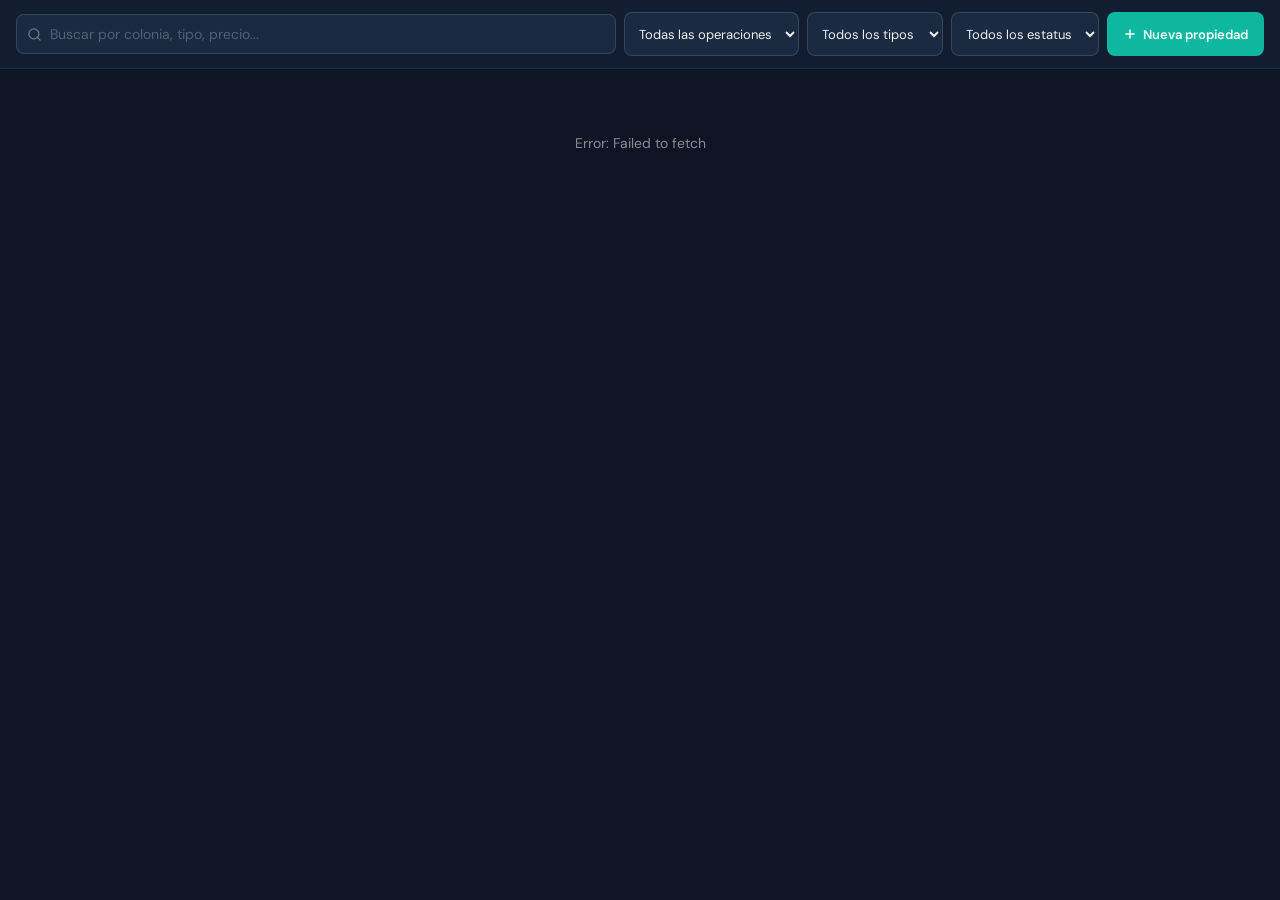
<file: propiedades.html>
<!DOCTYPE html>
<html lang="es">
<head>
<meta charset="UTF-8"/>
<meta name="viewport" content="width=device-width,initial-scale=1"/>
<title>Mis inmuebles — Brokr</title>
<link rel="preconnect" href="https://fonts.googleapis.com"/>
<link rel="stylesheet" href="https://fonts.googleapis.com/css2?family=Syne:wght@700;800&family=DM+Sans:wght@400;500;600&display=swap"/>
<link rel="stylesheet" href="../css/design-system.css"/>
<style>
body { overflow: hidden; background: var(--bg); display: flex; flex-direction: column; height: 100vh; }

/* Toolbar */
.props-toolbar { padding: 12px 16px; border-bottom: 1px solid var(--bd); display: flex; align-items: center; gap: 8px; flex-shrink: 0; background: var(--bg2); flex-wrap: wrap; }
.props-search-wrap { flex: 1; min-width: 180px; display: flex; align-items: center; gap: 8px; background: var(--sf); border: 1px solid var(--bd2); border-radius: var(--r3); padding: 0 10px; }
.props-search-wrap input { flex: 1; background: none; border: none; outline: none; color: var(--txt); font-size: var(--fs-base); padding: 10px 0; font-family: inherit; }
.props-search-wrap input::placeholder { color: var(--mut2); }
.props-toolbar select { min-height: var(--touch-min); padding: 0 10px; background: var(--sf); border: 1px solid var(--bd2); border-radius: var(--r3); color: var(--txt); font-size: var(--fs-sm); font-family: inherit; }
.props-toolbar select option { background: var(--bg2); }
.btn-new-prop { min-height: var(--touch-min); padding: 0 16px; background: var(--teal); border: none; border-radius: var(--r3); color: #fff; font-size: var(--fs-sm); font-weight: 600; font-family: inherit; cursor: pointer; white-space: nowrap; display: flex; align-items: center; gap: 6px; }
.btn-new-prop:hover { background: var(--teal2); }

/* Grid */
.props-grid { flex: 1; overflow-y: auto; padding: 14px 16px; display: grid; grid-template-columns: repeat(auto-fill, minmax(220px, 1fr)); gap: 12px; align-content: start; }
.props-empty { grid-column: 1/-1; text-align: center; padding: 50px 20px; color: var(--mut); }

/* Cards */
.prop-card { background: var(--sf); border: 1px solid var(--bd); border-radius: var(--r); overflow: hidden; cursor: pointer; transition: all .18s; }
.prop-card:hover { border-color: var(--bd2); transform: translateY(-2px); box-shadow: 0 4px 20px rgba(0,0,0,.3); }
.prop-card-img { width: 100%; height: 140px; overflow: hidden; background: var(--sf2); }
.prop-card-img img { width: 100%; height: 100%; object-fit: cover; }
.prop-card-body { padding: 12px; }
.prop-card-badges { display: flex; flex-wrap: wrap; gap: 4px; margin-bottom: 6px; }
.prop-card-title { font-weight: 700; font-size: var(--fs-sm); margin-bottom: 3px; white-space: nowrap; overflow: hidden; text-overflow: ellipsis; }
.prop-card-loc { font-size: var(--fs-xs); color: var(--mut); margin-bottom: 4px; }
.prop-card-price { color: var(--teal2); font-size: var(--fs-base); font-weight: 700; margin-bottom: 6px; }
.prop-card-specs { display: flex; flex-wrap: wrap; gap: 4px; }
.prop-card-specs span { font-size: 10px; background: var(--bg3); padding: 3px 7px; border-radius: 4px; color: var(--mut); }
.prop-card-actions { display: flex; gap: 6px; padding: 8px 12px; border-top: 1px solid var(--bd); }
.prop-act-btn { padding: 6px 12px; border-radius: var(--r3); font-size: var(--fs-xs); font-family: inherit; cursor: pointer; border: 1px solid var(--bd2); background: none; color: var(--mut); transition: all .15s; }
.prop-act-btn:hover { color: var(--txt); border-color: var(--txt); }
.prop-act-edit { border-color: var(--teal); color: var(--teal2); }
.prop-act-del { border-color: var(--danger-bd); color: #fca5a5; }

/* Modal */
.prop-modal-overlay { display: none; position: fixed; inset: 0; background: rgba(0,0,0,.75); z-index: 300; align-items: center; justify-content: center; padding: 16px; }
.prop-modal-overlay.open, .prop-modal-overlay[style*="flex"] { display: flex; }
.prop-modal-box { background: var(--bg2); border: 1px solid var(--bd); border-radius: var(--r); width: 100%; max-width: 560px; max-height: 88vh; overflow-y: auto; }
.prop-modal-hdr { display: flex; align-items: center; justify-content: space-between; padding: 16px 18px; border-bottom: 1px solid var(--bd); }
.prop-modal-hdr h3 { font-family: var(--font-display); font-size: var(--fs-title); font-weight: 700; }
.prop-modal-close { background: none; border: none; color: var(--mut); font-size: 18px; cursor: pointer; width: var(--touch-min); height: var(--touch-min); display: flex; align-items: center; justify-content: center; }
.prop-modal-body { padding: 18px; }

/* Form */
.pf-section { font-size: var(--fs-xs); font-weight: 700; text-transform: uppercase; letter-spacing: 1px; color: var(--teal2); padding: 14px 0 8px; border-bottom: 1px solid var(--bd); margin-bottom: 12px; }
.pf-row { display: grid; grid-template-columns: repeat(auto-fit, minmax(140px, 1fr)); gap: 10px; margin-bottom: 10px; }
.pf-field { display: flex; flex-direction: column; gap: 4px; }
.pf-field.full { grid-column: 1 / -1; }
.pf-field label { font-size: var(--fs-label); font-weight: 700; color: var(--mut); text-transform: uppercase; letter-spacing: .7px; }
.pf-field input, .pf-field textarea, .pf-field select { width: 100%; min-height: var(--touch-min); padding: 10px 12px; background: var(--sf); border: 1px solid var(--bd2); border-radius: var(--r3); color: var(--txt); font-size: var(--fs-sm); font-family: inherit; outline: none; }
.pf-field input:focus, .pf-field textarea:focus, .pf-field select:focus { border-color: var(--teal); }
.pf-field textarea { resize: vertical; min-height: 70px; }
.pf-field select option { background: var(--bg2); }
.pf-actions { display: flex; gap: 8px; justify-content: flex-end; padding-top: 14px; border-top: 1px solid var(--bd); margin-top: 14px; }
.pf-cancel-btn { min-height: var(--touch-min); padding: 0 16px; background: none; border: 1px solid var(--bd2); color: var(--mut); border-radius: var(--r3); font-size: var(--fs-sm); cursor: pointer; font-family: inherit; }
.pf-save-btn { min-height: var(--touch-min); padding: 0 20px; background: var(--teal); border: none; color: #fff; border-radius: var(--r3); font-size: var(--fs-sm); font-weight: 600; cursor: pointer; font-family: inherit; display: flex; align-items: center; gap: 6px; }
.pf-save-btn:hover { background: var(--teal2); }

/* Detail modal */
.prop-detail-box { max-width: 600px; }
.detail-gallery { display: grid; grid-template-columns: repeat(auto-fill, minmax(120px, 1fr)); gap: 6px; margin-bottom: 12px; }
.detail-gallery img { width: 100%; height: 90px; object-fit: cover; border-radius: var(--r3); cursor: pointer; }
.detail-price-hero { font-size: 22px; font-weight: 800; color: var(--teal2); margin-bottom: 4px; }
.detail-loc { font-size: var(--fs-sm); color: var(--mut); margin-bottom: 10px; }
.detail-desc { font-size: var(--fs-sm); color: var(--mut); line-height: 1.6; margin-bottom: 10px; padding: 10px; background: var(--bg3); border-radius: var(--r3); }
.detail-info-grid { display: grid; grid-template-columns: 1fr 1fr; gap: 6px; margin-bottom: 10px; }
.detail-info-item { background: var(--bg3); border-radius: var(--r3); padding: 8px 10px; }
.detail-info-item label { font-size: 9px; text-transform: uppercase; letter-spacing: .7px; color: var(--mut); display: block; margin-bottom: 2px; }
.detail-info-item span { font-size: var(--fs-sm); font-weight: 600; }

/* Foto upload */
.foto-preview { display: flex; flex-wrap: wrap; gap: 6px; margin-top: 6px; }
.foto-preview-item { position: relative; }
.foto-preview-item img { width: 60px; height: 60px; object-fit: cover; border-radius: 5px; }
.foto-preview-item button { position: absolute; top: -4px; right: -4px; width: 18px; height: 18px; background: #ef4444; border: none; border-radius: 50%; color: #fff; font-size: 10px; cursor: pointer; display: flex; align-items: center; justify-content: center; }

/* Badge operacion/estatus */
.badge { display: inline-flex; font-size: 9px; font-weight: 700; padding: 2px 7px; border-radius: 10px; text-transform: uppercase; letter-spacing: .3px; }
.badge-venta { background: rgba(14,184,160,.15); color: var(--teal2); }
.badge-renta { background: rgba(59,130,246,.15); color: #60a5fa; }
.badge-activa { background: rgba(16,185,129,.15); color: var(--success); }
.badge-vendida { background: rgba(139,92,246,.15); color: #a78bfa; }
.badge-rentada { background: rgba(59,130,246,.15); color: #60a5fa; }
.badge-suspendida { background: rgba(245,158,11,.15); color: var(--warn); }

@media (max-width: 600px) {
  .props-toolbar { flex-direction: column; }
  .props-toolbar select { width: 100%; }
  .props-grid { grid-template-columns: 1fr; }
}
</style>
</head>
<body>

<!-- TOOLBAR -->
<div class="props-toolbar">
  <div class="props-search-wrap">
    <svg width="15" height="15" fill="none" viewBox="0 0 24 24" stroke="currentColor" stroke-width="2" style="flex-shrink:0;opacity:.4"><circle cx="11" cy="11" r="8"/><path stroke-linecap="round" d="M21 21l-4.35-4.35"/></svg>
    <input id="props-search" type="text" placeholder="Buscar por colonia, tipo, precio..." oninput="filterProps()" />
  </div>
  <select id="props-filter-op" onchange="filterProps()">
    <option value="">Todas las operaciones</option>
    <option value="venta">Venta</option>
    <option value="renta">Renta</option>
  </select>
  <select id="props-filter-tipo" onchange="filterProps()">
    <option value="">Todos los tipos</option>
    <option value="casa">Casa</option>
    <option value="departamento">Departamento</option>
    <option value="terreno">Terreno</option>
    <option value="local">Local comercial</option>
    <option value="oficina">Oficina</option>
    <option value="bodega">Bodega</option>
  </select>
  <select id="props-filter-est" onchange="filterProps()">
    <option value="">Todos los estatus</option>
    <option value="activa">Activas</option>
    <option value="vendida">Vendidas</option>
    <option value="rentada">Rentadas</option>
    <option value="suspendida">Suspendidas</option>
  </select>
  <button class="btn-new-prop" onclick="openPropForm(null)">
    <svg width="14" height="14" fill="none" viewBox="0 0 24 24" stroke="white" stroke-width="2.5"><path stroke-linecap="round" d="M12 5v14M5 12h14"/></svg>
    Nueva propiedad
  </button>
</div>

<!-- GRID -->
<div id="props-grid" class="props-grid">
  <div class="props-empty">Cargando propiedades...</div>
</div>

<!-- MODAL: FORM -->
<div id="prop-modal" class="prop-modal-overlay" onclick="if(event.target===this)closePropModal()">
  <div class="prop-modal-box" onclick="event.stopPropagation()">
    <div class="prop-modal-hdr">
      <h3 id="prop-modal-title">Nueva propiedad</h3>
      <button onclick="closePropModal()" class="prop-modal-close">✕</button>
    </div>
    <div class="prop-modal-body">
      <form id="prop-form" onsubmit="saveProp(event)">
        <div class="pf-section">Información básica</div>
        <div class="pf-row"><div class="pf-field full"><label>Título *</label><input type="text" name="titulo" placeholder="Casa en venta en Las Palmas" required/></div></div>
        <div class="pf-row">
          <div class="pf-field"><label>Tipo *</label><select name="tipo" required><option value="">Seleccionar</option><option value="casa">Casa</option><option value="departamento">Departamento</option><option value="terreno">Terreno</option><option value="local">Local comercial</option><option value="oficina">Oficina</option><option value="bodega">Bodega</option></select></div>
          <div class="pf-field"><label>Operación *</label><select name="operacion" required><option value="">Seleccionar</option><option value="venta">Venta</option><option value="renta">Renta</option></select></div>
          <div class="pf-field"><label>Estatus</label><select name="estatus"><option value="activa">Activa</option><option value="vendida">Vendida</option><option value="rentada">Rentada</option><option value="suspendida">Suspendida</option></select></div>
        </div>
        <div class="pf-row">
          <div class="pf-field"><label>Precio *</label><input type="text" name="precio" placeholder="$2,500,000" oninput="propFmtMoney(this)" required/></div>
          <div class="pf-field"><label>Moneda</label><select name="moneda"><option value="MXN">MXN</option><option value="USD">USD</option></select></div>
        </div>
        <div class="pf-section">Ubicación</div>
        <div class="pf-row"><div class="pf-field full"><label>Calle y número</label><input type="text" name="calle" placeholder="Av. Madero 123"/></div></div>
        <div class="pf-row">
          <div class="pf-field"><label>Colonia *</label><input type="text" name="colonia" placeholder="Las Palmas" required/></div>
          <div class="pf-field"><label>Ciudad</label><input type="text" name="ciudad" value="Morelia"/></div>
          <div class="pf-field"><label>C.P.</label><input type="text" name="cp" placeholder="58070"/></div>
        </div>
        <div class="pf-section">Características</div>
        <div class="pf-row">
          <div class="pf-field"><label>M² construcción</label><input type="number" name="m2_construccion" placeholder="180" min="0"/></div>
          <div class="pf-field"><label>M² terreno</label><input type="number" name="m2_terreno" placeholder="220" min="0"/></div>
          <div class="pf-field"><label>Recámaras</label><input type="number" name="recamaras" placeholder="3" min="0"/></div>
        </div>
        <div class="pf-row">
          <div class="pf-field"><label>Baños</label><input type="number" name="banos" placeholder="2.5" min="0" step="0.5"/></div>
          <div class="pf-field"><label>Estacionamientos</label><input type="number" name="estacionamientos" placeholder="2" min="0"/></div>
          <div class="pf-field"><label>Año construcción</label><input type="number" name="anio_construccion" placeholder="2010" min="1900" max="2030"/></div>
        </div>
        <div class="pf-section">Descripción</div>
        <div class="pf-row"><div class="pf-field full"><label>Descripción comercial</label><textarea name="descripcion" rows="4" placeholder="Describe la propiedad..."></textarea></div></div>
        <div class="pf-section">Fotos</div>
        <div class="pf-row"><div class="pf-field full"><label>Subir fotos</label><input type="file" id="fotos-upload" accept="image/*" multiple style="padding:8px;border:2px dashed var(--bd2);border-radius:var(--r2);cursor:pointer"/><div id="fotos-preview" class="foto-preview"></div><div id="fotos-progress" style="font-size:12px;color:var(--mut);margin-top:4px"></div><input type="hidden" name="fotos_raw" id="fotos-raw-hidden"/></div></div>
        <div class="pf-row"><div class="pf-field full"><label>Notas internas</label><textarea name="notas" rows="2" placeholder="Notas privadas..."></textarea></div></div>
        <input type="hidden" name="prop_id" value=""/>
        <div class="pf-actions">
          <button type="button" onclick="closePropModal()" class="pf-cancel-btn">Cancelar</button>
          <button type="submit" class="pf-save-btn"><svg width="14" height="14" fill="none" viewBox="0 0 24 24" stroke="white" stroke-width="2.5"><path stroke-linecap="round" d="M5 13l4 4L19 7"/></svg> Guardar propiedad</button>
        </div>
      </form>
    </div>
  </div>
</div>

<!-- MODAL: DETALLE -->
<div id="prop-detail-modal" class="prop-modal-overlay" onclick="if(event.target===this)closePropDetail()">
  <div class="prop-modal-box prop-detail-box" onclick="event.stopPropagation()">
    <div class="prop-modal-hdr">
      <h3 id="detail-title">Detalle</h3>
      <div style="display:flex;gap:8px;align-items:center">
        <button class="prop-act-btn prop-act-edit" id="detail-edit-btn">✏️ Editar</button>
        <button onclick="closePropDetail()" class="prop-modal-close">✕</button>
      </div>
    </div>
    <div class="prop-modal-body" id="detail-body"></div>
  </div>
</div>

<script>
/* ═══════════════════════════════════════════════════════════
   PROPIEDADES MODULE
   ═══════════════════════════════════════════════════════════ */
const SB_URL = 'https://urtgysmtnvoqaljuhntz.supabase.co';
const SB_KEY = 'sb_publishable_EVGLfmHVorBpQQWAh-vypA_hANNk_-i';

let allProps = [];
let editingPropId = null;
let uploadedFotoUrls = [];

function g(id) { return document.getElementById(id); }
function getRawNum(val) { return parseFloat((val||'').replace(/[$,]/g,'').trim()) || 0; }
function propFmtMoney(input) {
  const raw = getRawNum(input.value);
  if (!raw) { input.value = ''; return; }
  input.value = '$' + raw.toLocaleString('es-MX', { minimumFractionDigits: 0 });
}
function fmtPrecio(p, moneda='MXN') {
  if (!p) return '—';
  return (moneda === 'USD' ? 'USD ' : '$') + Number(p).toLocaleString('es-MX', { minimumFractionDigits: 0 });
}

async function sbFetch(path, method='GET', body=null) {
  const token = sessionStorage.getItem('sb_token') || SB_KEY;
  const opts = { method, headers: { 'apikey': SB_KEY, 'Authorization': 'Bearer ' + token, 'Content-Type': 'application/json', 'Prefer': 'return=representation' } };
  if (body) opts.body = JSON.stringify(body);
  const r = await fetch(SB_URL + '/rest/v1/' + path, opts);
  if (!r.ok) throw new Error(await r.text());
  const txt = await r.text();
  return txt ? JSON.parse(txt) : [];
}

// ── LOAD & RENDER ──
async function loadProps() {
  const grid = g('props-grid');
  grid.innerHTML = '<div class="props-empty">Cargando propiedades...</div>';
  try {
    allProps = await sbFetch('propiedades?order=created_at.desc&limit=200');
    renderProps(allProps);
  } catch(e) { grid.innerHTML = '<div class="props-empty">Error: ' + e.message + '</div>'; }
}

function renderProps(props) {
  const grid = g('props-grid');
  if (!props.length) { grid.innerHTML = '<div class="props-empty"><p>No hay propiedades aún.<br>Agrega la primera con <strong>Nueva propiedad</strong>.</p></div>'; return; }
  grid.innerHTML = props.map(p => {
    const foto = p.fotos?.length ? `<img src="${p.fotos[0]}" onerror="this.parentElement.innerHTML='<div style=\\'height:140px;display:flex;align-items:center;justify-content:center;color:var(--mut)\\'>Sin foto</div>'" />` : '<div style="height:140px;display:flex;align-items:center;justify-content:center;color:var(--mut)">Sin foto</div>';
    const specs = [];
    if (p.recamaras) specs.push(`<span>🛏 ${p.recamaras}</span>`);
    if (p.banos) specs.push(`<span>🚿 ${p.banos}</span>`);
    if (p.m2_construccion) specs.push(`<span>📐 ${p.m2_construccion}m²</span>`);
    return `<div class="prop-card" onclick="openPropDetail('${p.id}')">
      <div class="prop-card-img">${foto}</div>
      <div class="prop-card-body">
        <div class="prop-card-badges"><span class="badge badge-${p.operacion}">${p.operacion}</span><span class="badge badge-${p.estatus}">${p.estatus}</span></div>
        <div class="prop-card-title">${p.titulo}</div>
        <div class="prop-card-loc">📍 ${p.colonia}${p.ciudad ? ', '+p.ciudad : ''}</div>
        <div class="prop-card-price">${fmtPrecio(p.precio, p.moneda)}</div>
        <div class="prop-card-specs">${specs.join('')}</div>
      </div>
      <div class="prop-card-actions">
        <button class="prop-act-btn prop-act-edit" onclick="event.stopPropagation();openPropForm('${p.id}')">✏️ Editar</button>
        <button class="prop-act-btn prop-act-del" onclick="event.stopPropagation();deleteProp('${p.id}')">🗑</button>
      </div>
    </div>`;
  }).join('');
}

function filterProps() {
  const q = g('props-search').value.toLowerCase();
  const op = g('props-filter-op').value;
  const tipo = g('props-filter-tipo').value;
  const est = g('props-filter-est').value;
  renderProps(allProps.filter(p =>
    (!q || (p.titulo+p.colonia+p.ciudad+p.descripcion+'').toLowerCase().includes(q)) &&
    (!op || p.operacion === op) && (!tipo || p.tipo === tipo) && (!est || p.estatus === est)
  ));
}

// ── FORM ──
function openPropForm(id) {
  editingPropId = id;
  const form = g('prop-form');
  form.reset();
  uploadedFotoUrls = [];
  g('fotos-preview').innerHTML = '';
  g('fotos-raw-hidden').value = '';
  g('fotos-progress').textContent = '';
  if (id) {
    const p = allProps.find(x => x.id === id);
    if (!p) return;
    g('prop-modal-title').textContent = 'Editar propiedad';
    Object.keys(p).forEach(k => { const el = form.elements[k]; if (!el || p[k] == null) return; if (k === 'precio') { el.value = p[k] ? '$'+Number(p[k]).toLocaleString('es-MX') : ''; } else { el.value = p[k]; } });
    form.elements['fotos_raw'].value = (p.fotos||[]).join(',');
    form.elements['prop_id'].value = id;
    if (p.fotos?.length) {
      uploadedFotoUrls = [...p.fotos];
      p.fotos.forEach((url, idx) => { const div = document.createElement('div'); div.className = 'foto-preview-item'; div.innerHTML = `<img src="${url}"/><button onclick="removeFoto(${idx},this.parentElement)">✕</button>`; g('fotos-preview').appendChild(div); });
      g('fotos-progress').textContent = `${p.fotos.length} foto(s)`;
    }
  } else { g('prop-modal-title').textContent = 'Nueva propiedad'; form.elements['prop_id'].value = ''; }
  g('prop-modal').style.display = 'flex';
  initFotoUpload();
}

function closePropModal() { g('prop-modal').style.display = 'none'; }

async function saveProp(e) {
  e.preventDefault();
  const form = e.target; const fd = new FormData(form); const data = {};
  fd.forEach((v,k) => { if (v !== '') data[k] = v; });
  const fotosRaw = (data.fotos_raw||'').split(',').map(s=>s.trim()).filter(Boolean);
  delete data.fotos_raw;
  data.fotos = fotosRaw.length ? fotosRaw : uploadedFotoUrls;
  if (data.precio) data.precio = getRawNum(String(data.precio));
  ['m2_construccion','m2_terreno','recamaras','banos','estacionamientos','anio_construccion'].forEach(k => { if (data[k]) data[k] = Number(data[k]); });
  data.updated_at = new Date().toISOString();
  const id = data.prop_id; delete data.prop_id;
  const btn = form.querySelector('.pf-save-btn');
  try {
    btn.innerHTML = 'Guardando...'; btn.disabled = true;
    if (id) { await sbFetch('propiedades?id=eq.'+id, 'PATCH', data); } else { await sbFetch('propiedades', 'POST', data); }
    closePropModal(); await loadProps();
  } catch(err) { alert('Error: ' + err.message); }
  finally { btn.innerHTML = '<svg width="14" height="14" fill="none" viewBox="0 0 24 24" stroke="white" stroke-width="2.5"><path stroke-linecap="round" d="M5 13l4 4L19 7"/></svg> Guardar propiedad'; btn.disabled = false; }
}

async function deleteProp(id) {
  if (!confirm('¿Eliminar esta propiedad?')) return;
  try { await sbFetch(`propiedades?id=eq.${id}`, 'DELETE'); await loadProps(); } catch(e) { alert('Error: ' + e.message); }
}

// ── DETAIL ──
function openPropDetail(id) {
  const p = allProps.find(x => x.id === id); if (!p) return;
  g('detail-title').textContent = p.titulo;
  g('detail-edit-btn').onclick = () => { closePropDetail(); openPropForm(id); };
  const fotos = p.fotos?.length ? p.fotos : [];
  const gallery = fotos.length ? `<div class="detail-gallery">${fotos.map(f=>`<img src="${f}" onclick="window.open('${f}','_blank')"/>`).join('')}</div>` : '';
  const specs = [{l:'Tipo',v:p.tipo},{l:'Operación',v:p.operacion},{l:'Estatus',v:p.estatus},{l:'M² Const.',v:p.m2_construccion?p.m2_construccion+'m²':'—'},{l:'M² Terreno',v:p.m2_terreno?p.m2_terreno+'m²':'—'},{l:'Recámaras',v:p.recamaras||'—'},{l:'Baños',v:p.banos||'—'},{l:'Estac.',v:p.estacionamientos||'—'}];
  g('detail-body').innerHTML = `${gallery}<div class="detail-price-hero">${fmtPrecio(p.precio,p.moneda)}</div><div class="detail-loc">📍 ${[p.calle,p.colonia,p.ciudad,p.estado].filter(Boolean).join(', ')}</div>${p.descripcion?`<div class="detail-desc">${p.descripcion}</div>`:''}<div class="detail-info-grid">${specs.map(s=>`<div class="detail-info-item"><label>${s.l}</label><span>${s.v}</span></div>`).join('')}</div>${p.notas?`<div style="background:var(--warn-bg);border-radius:var(--r3);padding:10px;font-size:12px;color:#fcd34d"><strong>📝 Notas:</strong> ${p.notas}</div>`:''}`;
  g('prop-detail-modal').style.display = 'flex';
}
function closePropDetail() { g('prop-detail-modal').style.display = 'none'; }

// ── FOTOS ──
function initFotoUpload() {
  const input = g('fotos-upload'); if (!input) return;
  input.onchange = async (e) => {
    const files = Array.from(e.target.files); if (!files.length) return;
    const progress = g('fotos-progress'); const preview = g('fotos-preview');
    for (let i = 0; i < files.length; i++) {
      const file = files[i];
      progress.textContent = `Subiendo ${i+1} de ${files.length}...`;
      try {
        const ext = file.name.split('.').pop().toLowerCase();
        const name = `prop_${Date.now()}_${Math.random().toString(36).slice(2)}.${ext}`;
        const r = await fetch(`${SB_URL}/storage/v1/object/fotos-propiedades/${name}`, { method:'POST', headers:{ 'apikey':SB_KEY, 'Authorization':'Bearer '+SB_KEY, 'Content-Type':file.type, 'x-upsert':'true' }, body:file });
        if (!r.ok) throw new Error(await r.text());
        const url = `${SB_URL}/storage/v1/object/public/fotos-propiedades/${name}`;
        uploadedFotoUrls.push(url);
        const div = document.createElement('div'); div.className = 'foto-preview-item';
        const idx = uploadedFotoUrls.length - 1;
        div.innerHTML = `<img src="${url}"/><button onclick="removeFoto(${idx},this.parentElement)">✕</button>`;
        preview.appendChild(div);
      } catch(err) { progress.textContent = `Error: ${err.message}`; return; }
    }
    progress.textContent = `✓ ${uploadedFotoUrls.length} foto(s)`;
    g('fotos-raw-hidden').value = uploadedFotoUrls.join(',');
  };
}
function removeFoto(idx, el) { uploadedFotoUrls.splice(idx,1); el.remove(); g('fotos-raw-hidden').value = uploadedFotoUrls.join(','); }

// ── INIT ──
loadProps();
</script>
</body>
</html>
</file>
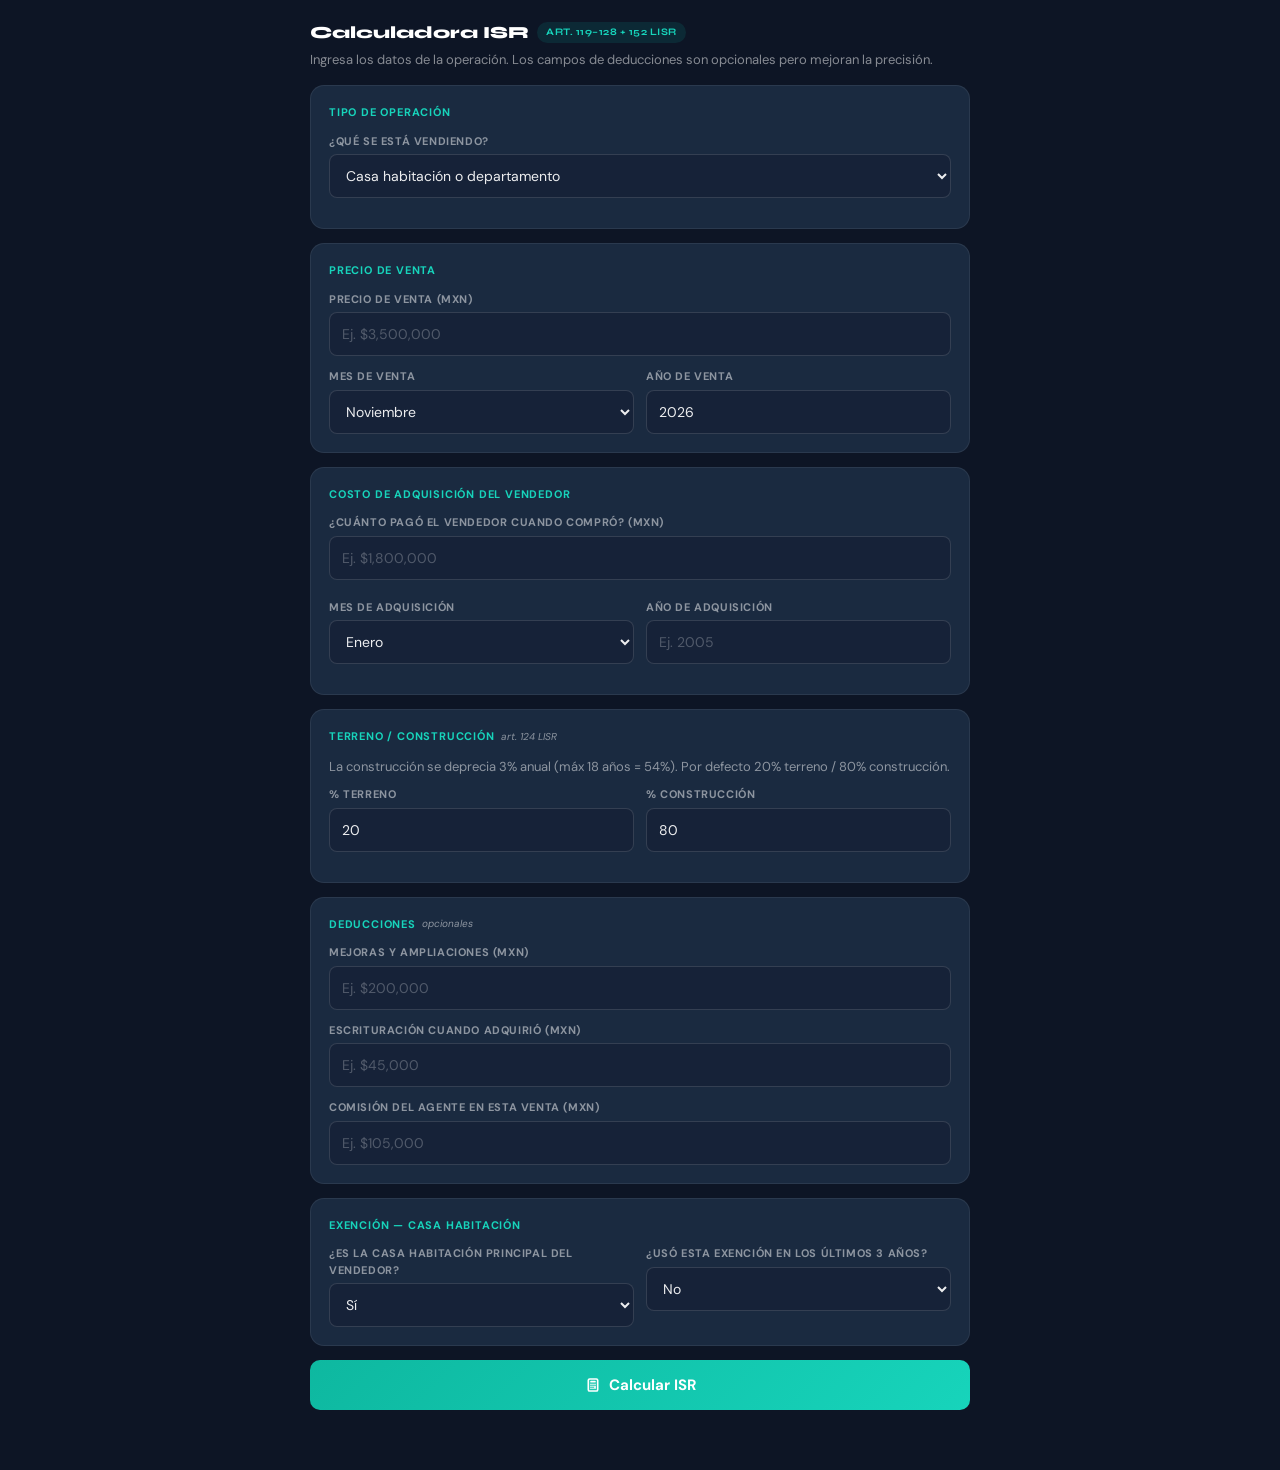
<file: modulos/isr.html>
<!DOCTYPE html>
<html lang="es">
<head>
<meta charset="UTF-8"/>
<meta name="viewport" content="width=device-width,initial-scale=1"/>
<title>Calculadora ISR — BROKR®</title>
<link rel="preconnect" href="https://fonts.googleapis.com"/>
<link rel="stylesheet" href="https://fonts.googleapis.com/css2?family=Syne:wght@700;800&family=DM+Sans:wght@400;500;600&display=swap"/>

<!-- Hereda el design system del shell -->
<link rel="stylesheet" href="../css/design-system.css"/>

<style>
/* ═══════════════════════════════════════════════════════════
   ISR MODULE — Estilos propios
   ═══════════════════════════════════════════════════════════
   Estos estilos SOLO afectan este módulo.
   Puedes modificarlos sin tocar nada más del sistema.
   ═══════════════════════════════════════════════════════════ */
body {
  overflow-y: auto;
  background: var(--bg);
  padding: 0;
}

.isr-scroll { padding: 20px; padding-bottom: 60px; max-width: 700px; margin: 0 auto; }

/* Header */
.isr-hdr { margin-bottom: 16px; }
.isr-hdr-title {
  font-family: var(--font-display);
  font-size: var(--fs-heading);
  font-weight: 800;
  color: var(--txt-strong);
  display: flex;
  align-items: center;
  flex-wrap: wrap;
  gap: 8px;
  margin-bottom: 4px;
}
.isr-badge {
  font-size: 10px;
  font-weight: 700;
  background: var(--teal3);
  color: var(--teal2);
  padding: 3px 9px;
  border-radius: 20px;
  text-transform: uppercase;
  letter-spacing: .5px;
}
.isr-hdr-sub {
  font-size: var(--fs-sm);
  color: var(--mut);
  line-height: 1.5;
}

/* Cards de sección */
.isr-card {
  background: var(--sf);
  border: 1px solid var(--bd);
  border-radius: var(--r);
  padding: 18px;
  margin-bottom: 14px;
}
.isr-card-lbl {
  font-size: var(--fs-label);
  font-weight: 700;
  text-transform: uppercase;
  letter-spacing: .8px;
  color: var(--teal2);
  margin-bottom: 12px;
  display: flex;
  align-items: center;
  gap: 6px;
}
.isr-opt {
  font-size: 10px;
  font-weight: 400;
  text-transform: none;
  letter-spacing: 0;
  color: var(--mut);
  font-style: italic;
}

/* Rows */
.isr-row1 { margin-bottom: 12px; }
.isr-row1:last-child { margin-bottom: 0; }
.isr-row2 { display: grid; grid-template-columns: 1fr 1fr; gap: 12px; margin-bottom: 12px; }
.isr-row2:last-child { margin-bottom: 0; }

/* Fields */
.isr-f { display: flex; flex-direction: column; gap: 5px; }
.isr-f label {
  font-size: var(--fs-label);
  font-weight: 700;
  color: var(--mut);
  text-transform: uppercase;
  letter-spacing: .6px;
}
.isr-f input, .isr-f select {
  width: 100%;
  min-height: var(--touch-min);
  padding: 10px 12px;
  background: var(--bg3);
  border: 1px solid var(--bd2);
  border-radius: var(--r3);
  color: var(--txt);
  font-size: var(--fs-base);
  font-family: inherit;
  outline: none;
  transition: border-color .2s;
}
.isr-f input:focus, .isr-f select:focus { border-color: var(--teal); background: var(--bg2); }
.isr-f input::placeholder { color: var(--mut2); }
.isr-f select option { background: var(--bg2); }
.isr-hint { font-size: var(--fs-xs); color: var(--teal2); margin-top: 2px; }

/* Alertas */
.isr-alert-warn {
  border-radius: var(--r3);
  padding: 10px 14px;
  font-size: var(--fs-sm);
  line-height: 1.5;
  margin-top: 10px;
  background: var(--warn-bg);
  border-left: 3px solid var(--warn);
  color: #fcd34d;
}
.isr-alert-info {
  border-radius: var(--r3);
  padding: 10px 14px;
  font-size: var(--fs-sm);
  line-height: 1.5;
  margin-top: 10px;
  background: var(--info-bg);
  border-left: 3px solid var(--info);
  color: #93c5fd;
}

/* Botón calcular */
.isr-calc-btn {
  width: 100%;
  min-height: 50px;
  padding: 14px;
  background: linear-gradient(135deg, var(--teal), var(--teal2));
  border: none;
  border-radius: var(--r2);
  color: #fff;
  font-size: 15px;
  font-weight: 700;
  font-family: inherit;
  cursor: pointer;
  display: flex;
  align-items: center;
  justify-content: center;
  gap: 8px;
  transition: opacity .2s;
}
.isr-calc-btn:hover { opacity: .9; }
.isr-calc-btn:disabled { opacity: .5; cursor: not-allowed; }

/* ── RESULTADOS ── */
#res { margin-top: 0; }
.res-topbar {
  display: flex;
  align-items: center;
  justify-content: space-between;
  margin-bottom: 16px;
  flex-wrap: wrap;
  gap: 8px;
}
.res-back-btn {
  display: flex;
  align-items: center;
  gap: 5px;
  background: none;
  border: 1px solid var(--bd2);
  border-radius: var(--r3);
  min-height: var(--touch-min);
  padding: 8px 14px;
  color: var(--mut);
  font-size: var(--fs-sm);
  font-family: inherit;
  cursor: pointer;
  transition: all .15s;
}
.res-back-btn:hover { color: var(--txt); border-color: var(--txt); }
.res-tipo-lbl {
  font-size: var(--fs-xs);
  font-weight: 700;
  background: var(--teal3);
  color: var(--teal2);
  padding: 4px 10px;
  border-radius: 20px;
}

/* Cards de resultado */
#res-cards, .res-cards-grid {
  display: grid;
  grid-template-columns: repeat(auto-fit, minmax(150px, 1fr));
  gap: 10px;
  margin-bottom: 14px;
}
.rc { background: var(--sf); border: 1px solid var(--bd); border-radius: var(--r2); padding: 14px; }
.rc.gn { background: var(--success-bg); border-color: var(--success-bd); }
.rc.dk { background: var(--danger-bg); border-color: var(--danger-bd); }
.rc-l { font-size: 10px; font-weight: 700; color: var(--mut); text-transform: uppercase; letter-spacing: .5px; margin-bottom: 5px; }
.rc-v { font-size: 20px; font-weight: 800; color: var(--txt-strong); line-height: 1.1; margin-bottom: 3px; word-break: break-word; }
.rc.gn .rc-v { color: var(--success); }
.rc.dk .rc-v { color: var(--danger); }
.rc-n { font-size: 10px; color: var(--mut); line-height: 1.4; }

/* INPC row */
.res-inpc-row {
  display: flex;
  align-items: center;
  gap: 8px;
  background: var(--sf);
  border: 1px solid var(--bd);
  border-radius: var(--r2);
  padding: 12px 14px;
  margin-bottom: 12px;
  flex-wrap: wrap;
}
.res-inpc-cell { flex: 1; min-width: 80px; text-align: center; }
.res-inpc-cell.hl .res-inpc-val { color: var(--teal2); }
.res-inpc-lbl { font-size: 10px; text-transform: uppercase; letter-spacing: .6px; color: var(--mut); margin-bottom: 3px; }
.res-inpc-val { font-size: 15px; font-weight: 700; color: var(--txt-strong); }
.res-inpc-arr { color: var(--mut); font-size: 16px; flex-shrink: 0; }

/* Desglose */
.res-bkdn { background: var(--sf); border: 1px solid var(--bd); border-radius: var(--r2); padding: 14px; margin-bottom: 12px; }
.br { display: flex; justify-content: space-between; align-items: baseline; padding: 6px 0; border-bottom: 1px solid var(--bd); font-size: var(--fs-sm); }
.br:last-child { border-bottom: none; }
.br.tot { font-weight: 700; font-size: 14px; }
.br.sub { padding-left: 14px; color: var(--mut); }
.bl { color: var(--mut); }
.br.tot .bl { color: var(--txt); }
.bv { font-weight: 600; color: var(--txt-strong); }

/* Nota */
.res-nota {
  background: var(--info-bg);
  border-left: 3px solid var(--info);
  border-radius: 0 var(--r3) var(--r3) 0;
  padding: 12px 14px;
  font-size: var(--fs-sm);
  line-height: 1.55;
  color: #93c5fd;
  margin-bottom: 12px;
}

/* AI Box */
.ai-box {
  background: var(--teal3);
  border: 1px solid rgba(14,184,160,.2);
  border-radius: var(--r2);
  padding: 14px;
  margin-bottom: 12px;
}
.ai-lbl {
  font-size: var(--fs-xs);
  font-weight: 700;
  color: var(--teal2);
  text-transform: uppercase;
  letter-spacing: .6px;
  margin-bottom: 8px;
}
#ai-txt { font-size: var(--fs-sm); line-height: 1.6; color: var(--txt); }

@media (max-width: 600px) {
  .isr-row2 { grid-template-columns: 1fr; }
  #res-cards, .res-cards-grid { grid-template-columns: 1fr 1fr; }
}
</style>
</head>
<body>
<div class="isr-scroll">

  <!-- ═══ FORMULARIO ═══ -->
  <div id="isr-form">
    <div class="isr-hdr">
      <div class="isr-hdr-title">Calculadora ISR <span class="isr-badge">Art. 119–128 + 152 LISR</span></div>
      <div class="isr-hdr-sub">Ingresa los datos de la operación. Los campos de deducciones son opcionales pero mejoran la precisión.</div>
    </div>

    <!-- Tipo de operación -->
    <div class="isr-card">
      <div class="isr-card-lbl">Tipo de operación</div>
      <div class="isr-row1">
        <div class="isr-f">
          <label>¿Qué se está vendiendo?</label>
          <select id="f-tipo" onchange="onTipoChange()">
            <option value="casa">Casa habitación o departamento</option>
            <option value="terreno">Terreno</option>
            <option value="comercial">Inmueble comercial</option>
          </select>
        </div>
      </div>
      <div id="iva-note" class="isr-alert-warn" style="display:none">⚠️ <strong>Nota IVA:</strong> La venta de inmuebles comerciales podría causar IVA (16%). Consulta con el notario (art. 9 LIVA).</div>
    </div>

    <!-- Precio de venta -->
    <div class="isr-card">
      <div class="isr-card-lbl">Precio de venta</div>
      <div class="isr-row1">
        <div class="isr-f">
          <label>Precio de venta (MXN)</label>
          <input type="text" id="f-venta" placeholder="Ej. $3,500,000" oninput="fmtMoneyField(this)" autocomplete="off"/>
        </div>
      </div>
      <div class="isr-row2">
        <div class="isr-f">
          <label>Mes de venta</label>
          <select id="f-mes-v">
            <option value="01">Enero</option><option value="02">Febrero</option><option value="03">Marzo</option>
            <option value="04">Abril</option><option value="05">Mayo</option><option value="06">Junio</option>
            <option value="07">Julio</option><option value="08">Agosto</option><option value="09">Septiembre</option>
            <option value="10">Octubre</option><option value="11" selected>Noviembre</option><option value="12">Diciembre</option>
          </select>
        </div>
        <div class="isr-f">
          <label>Año de venta</label>
          <input type="number" id="f-anio-v" value="2026" min="1990" max="2030"/>
        </div>
      </div>
    </div>

    <!-- Costo de adquisición -->
    <div class="isr-card">
      <div class="isr-card-lbl">Costo de adquisición del vendedor</div>
      <div class="isr-row1">
        <div class="isr-f">
          <label>¿Cuánto pagó el vendedor cuando compró? (MXN)</label>
          <input type="text" id="f-compra" placeholder="Ej. $1,800,000" oninput="fmtMoneyField(this)" autocomplete="off"/>
          <span class="isr-hint" id="compra-note"></span>
        </div>
      </div>
      <div class="isr-row2">
        <div class="isr-f">
          <label>Mes de adquisición</label>
          <select id="f-mes-c">
            <option value="01">Enero</option><option value="02">Febrero</option><option value="03">Marzo</option>
            <option value="04">Abril</option><option value="05">Mayo</option><option value="06">Junio</option>
            <option value="07">Julio</option><option value="08">Agosto</option><option value="09">Septiembre</option>
            <option value="10">Octubre</option><option value="11">Noviembre</option><option value="12">Diciembre</option>
          </select>
        </div>
        <div class="isr-f">
          <label>Año de adquisición</label>
          <input type="number" id="f-anio-c" placeholder="Ej. 2005" min="1950" max="2025" onchange="onAnioChange()"/>
        </div>
      </div>
      <div id="alert-pre1981" class="isr-alert-warn" style="display:none">⚠️ <strong>Anterior a 1981:</strong> El notario usará avalúo referencial. Se aplica INPC desde enero de 1981.</div>
      <div id="alert-pre1990" class="isr-alert-info" style="display:none"><strong>1981–1989:</strong> Se aplica reconversión monetaria (÷1,000 por eliminación de tres ceros en 1993).</div>
    </div>

    <!-- Terreno / Construcción -->
    <div class="isr-card" id="sec-terreno-const">
      <div class="isr-card-lbl">Terreno / Construcción <span class="isr-opt">art. 124 LISR</span></div>
      <div class="isr-hdr-sub" style="margin-bottom:10px">La construcción se deprecia 3% anual (máx 18 años = 54%). Por defecto 20% terreno / 80% construcción.</div>
      <div class="isr-row2">
        <div class="isr-f">
          <label>% Terreno</label>
          <input type="number" id="f-pct-terreno" value="20" min="0" max="100" oninput="onPctTerreno(this)"/>
        </div>
        <div class="isr-f">
          <label>% Construcción</label>
          <input type="number" id="f-pct-const" value="80" min="0" max="100" oninput="onPctConst(this)"/>
        </div>
      </div>
      <span class="isr-hint" id="deprec-note"></span>
    </div>

    <!-- Deducciones -->
    <div class="isr-card">
      <div class="isr-card-lbl">Deducciones <span class="isr-opt">opcionales</span></div>
      <div class="isr-row1"><div class="isr-f"><label>Mejoras y ampliaciones (MXN)</label><input type="text" id="f-mej" placeholder="Ej. $200,000" oninput="fmtMoneyField(this)" autocomplete="off"/></div></div>
      <div class="isr-row1"><div class="isr-f"><label>Escrituración cuando adquirió (MXN)</label><input type="text" id="f-esc" placeholder="Ej. $45,000" oninput="fmtMoneyField(this)" autocomplete="off"/></div></div>
      <div class="isr-row1"><div class="isr-f"><label>Comisión del agente en esta venta (MXN)</label><input type="text" id="f-com" placeholder="Ej. $105,000" oninput="fmtMoneyField(this)" autocomplete="off"/></div></div>
    </div>

    <!-- Exención casa habitación -->
    <div class="isr-card" id="sec-casa">
      <div class="isr-card-lbl">Exención — Casa habitación</div>
      <div class="isr-row2">
        <div class="isr-f"><label>¿Es la casa habitación principal del vendedor?</label><select id="f-pri"><option value="si">Sí</option><option value="no">No</option><option value="nose">No estoy seguro</option></select></div>
        <div class="isr-f"><label>¿Usó esta exención en los últimos 3 años?</label><select id="f-exp"><option value="no">No</option><option value="si">Sí</option><option value="nose">No lo sé</option></select></div>
      </div>
    </div>

    <!-- Botón calcular -->
    <button id="calc-btn" class="isr-calc-btn" onclick="calcISR()">
      <svg width="16" height="16" fill="none" viewBox="0 0 24 24" stroke="currentColor" stroke-width="2.5"><path stroke-linecap="round" stroke-linejoin="round" d="M9 7h6m0 10v-3m-3 3h.01M9 17h.01M9 14h.01M12 14h.01M15 11h.01M12 11h.01M9 11h.01M7 21h10a2 2 0 002-2V5a2 2 0 00-2-2H7a2 2 0 00-2 2v14a2 2 0 002 2z"/></svg>
      Calcular ISR
    </button>
  </div>

  <!-- ═══ RESULTADOS ═══ -->
  <div id="res" style="display:none">
    <div class="res-topbar">
      <button class="res-back-btn" onclick="resetISR()">← Nuevo cálculo</button>
      <div style="display:flex;align-items:center;gap:8px">
        <button class="res-back-btn" onclick="descargarPDF()" style="border-color:var(--teal);color:var(--teal2)">
          <svg width="13" height="13" fill="none" viewBox="0 0 24 24" stroke="currentColor" stroke-width="2"><path stroke-linecap="round" d="M4 16v1a3 3 0 003 3h10a3 3 0 003-3v-1m-4-4l-4 4m0 0l-4-4m4 4V4"/></svg>
          PDF
        </button>
        <span class="res-tipo-lbl" id="res-tipo"></span>
      </div>
    </div>
    <div id="res-cards"></div>
    <div id="res-inpc-row" class="res-inpc-row" style="display:none">
      <div class="res-inpc-cell"><div class="res-inpc-lbl">INPC adquisición</div><div class="res-inpc-val" id="res-inpc-adq">—</div></div>
      <div class="res-inpc-arr">→</div>
      <div class="res-inpc-cell"><div class="res-inpc-lbl">INPC mes enajenación</div><div class="res-inpc-val" id="res-inpc-venta">—</div></div>
      <div class="res-inpc-arr">=</div>
      <div class="res-inpc-cell hl"><div class="res-inpc-lbl">Factor</div><div class="res-inpc-val" id="res-factor">—</div></div>
    </div>
    <div id="res-bkdn" class="res-bkdn"></div>
    <div id="res-nota" class="res-nota" style="display:none"></div>
    <div id="ai-box" class="ai-box" style="display:none">
      <div class="ai-lbl">Análisis de Brokr</div>
      <div id="ai-txt"></div>
    </div>
  </div>

</div>

<script>
/* ═══════════════════════════════════════════════════════════
   ISR MODULE — JavaScript
   ═══════════════════════════════════════════════════════════
   Toda la lógica fiscal vive aquí.
   Si se rompe algo, SOLO este módulo se ve afectado.
   ═══════════════════════════════════════════════════════════ */

// ── HELPERS ──
function g(id) { return document.getElementById(id); }
function getRawNum(val) { return parseFloat((val || '').replace(/[$,]/g, '').trim()) || 0; }
function fmt(n) { return '$' + Math.round(n).toLocaleString('es-MX'); }
function pct(n) { return n.toFixed(2) + '%'; }
function fmtMoneyField(input) {
  const raw = getRawNum(input.value);
  if (!raw) { input.value = ''; return; }
  input.value = '$' + raw.toLocaleString('es-MX', { minimumFractionDigits: 0, maximumFractionDigits: 0 });
}

// ── DATOS INPC (1969–2026) ──
const INPC_RAW = {
  "1969-01":0.02513,"1969-06":0.02553,"1969-12":0.02614,
  "1970-01":0.02629,"1970-06":0.02694,"1970-12":0.02770,
  "1971-01":0.02793,"1971-06":0.02861,"1971-12":0.02916,
  "1972-01":0.02945,"1972-06":0.03020,"1972-12":0.03068,
  "1973-01":0.03135,"1973-06":0.03371,"1973-12":0.03775,
  "1974-01":0.03952,"1974-06":0.04213,"1974-12":0.04482,
  "1975-01":0.04560,"1975-06":0.04837,"1975-12":0.05101,
  "1976-01":0.05234,"1976-06":0.05462,"1976-12":0.06410,
  "1977-01":0.06862,"1977-06":0.07553,"1977-12":0.08272,
  "1978-01":0.08642,"1978-06":0.09157,"1978-12":0.09657,
  "1979-01":0.10315,"1979-06":0.11058,"1979-12":0.11704,
  "1980-01":0.12531,"1980-06":0.13653,"1980-12":0.15006,
  "1981-01":0.15732,"1981-02":0.16077,"1981-03":0.16375,"1981-04":0.16703,"1981-05":0.16891,"1981-06":0.17076,"1981-07":0.17373,"1981-08":0.17669,"1981-09":0.17953,"1981-10":0.18306,"1981-11":0.18597,"1981-12":0.19118,
  "1982-01":0.19952,"1982-02":0.20611,"1982-03":0.21352,"1982-04":0.22363,"1982-05":0.23474,"1982-06":0.24537,"1982-07":0.25867,"1982-08":0.28359,"1982-09":0.29696,"1982-10":0.30973,"1982-11":0.32217,"1982-12":0.37067,
  "1983-01":0.41070,"1983-02":0.43150,"1983-03":0.44834,"1983-04":0.46907,"1983-05":0.48501,"1983-06":0.49852,"1983-07":0.51442,"1983-08":0.52846,"1983-09":0.53997,"1983-10":0.55157,"1983-11":0.57001,"1983-12":0.58482,
  "1984-01":0.61291,"1984-02":0.63553,"1984-03":0.65387,"1984-04":0.67272,"1984-05":0.68893,"1984-06":0.70637,"1984-07":0.72280,"1984-08":0.73729,"1984-09":0.75297,"1984-10":0.77052,"1984-11":0.78948,"1984-12":0.81060,
  "1985-01":0.84892,"1985-02":0.87548,"1985-03":0.89648,"1985-04":0.91098,"1985-05":0.92207,"1985-06":0.93604,"1985-07":0.95684,"1985-08":0.98169,"1985-09":1.00000,"1985-10":1.02203,"1985-11":1.04812,"1985-12":1.08204,
  "1986-01":1.12974,"1986-02":1.16344,"1986-03":1.20227,"1986-04":1.24743,"1986-05":1.29565,"1986-06":1.34810,"1986-07":1.39414,"1986-08":1.47625,"1986-09":1.54565,"1986-10":1.60880,"1986-11":1.68301,"1986-12":1.76403,
  "1987-01":1.84685,"1987-02":1.92598,"1987-03":2.00581,"1987-04":2.11826,"1987-05":2.22296,"1987-06":2.33340,"1987-07":2.45464,"1987-08":2.57973,"1987-09":2.68589,"1987-10":2.81447,"1987-11":2.97129,"1987-12":3.27497,
  "1988-01":3.71131,"1988-02":3.95034,"1988-03":4.10735,"1988-04":4.20048,"1988-05":4.26361,"1988-06":4.32539,"1988-07":4.37804,"1988-08":4.41449,"1988-09":4.44620,"1988-10":4.47909,"1988-11":4.52375,"1988-12":4.59155,
  "1989-01":4.66912,"1989-02":4.71960,"1989-03":4.76375,"1989-04":4.81892,"1989-05":4.87308,"1989-06":4.92547,"1989-07":4.96893,"1989-08":5.01264,"1989-09":5.05627,"1989-10":5.11110,"1989-11":5.16547,"1989-12":5.27773,
  "1990-01":5.43984,"1990-02":5.55497,"1990-03":5.64157,"1990-04":5.72260,"1990-05":5.81164,"1990-06":5.91854,"1990-07":6.01620,"1990-08":6.10660,"1990-09":6.19187,"1990-10":6.27427,"1990-11":6.40357,"1990-12":6.54420,
  "1991-01":6.67480,"1991-02":6.78040,"1991-03":6.86460,"1991-04":6.93270,"1991-05":7.00200,"1991-06":7.07327,"1991-07":7.13513,"1991-08":7.19727,"1991-09":7.26530,"1991-10":7.33870,"1991-11":7.45523,"1991-12":7.57413,
  "1992-01":7.67200,"1992-02":7.74510,"1992-03":7.80880,"1992-04":7.86630,"1992-05":7.91800,"1992-06":7.97070,"1992-07":8.02110,"1992-08":8.06840,"1992-09":8.12490,"1992-10":8.17610,"1992-11":8.24280,"1992-12":8.34730,
  "1993-01":8.43380,"1993-02":8.49980,"1993-03":8.54430,"1993-04":8.58940,"1993-05":8.63230,"1993-06":8.67560,"1993-07":8.71120,"1993-08":8.75350,"1993-09":8.80410,"1993-10":8.83900,"1993-11":8.88650,"1993-12":8.94290,
  "1994-01":9.00470,"1994-02":9.04570,"1994-03":9.08660,"1994-04":9.13090,"1994-05":9.17180,"1994-06":9.21200,"1994-07":9.25200,"1994-08":9.29470,"1994-09":9.34430,"1994-10":9.39080,"1994-11":9.44180,"1994-12":9.50320,
  "1995-01":9.89110,"1995-02":10.31320,"1995-03":11.03360,"1995-04":11.66050,"1995-05":12.04150,"1995-06":12.36120,"1995-07":12.61750,"1995-08":12.83110,"1995-09":13.11710,"1995-10":13.40120,"1995-11":13.72610,"1995-12":14.16340,
  "1996-01":14.61350,"1996-02":14.94600,"1996-03":15.31100,"1996-04":15.70320,"1996-05":15.97880,"1996-06":16.24000,"1996-07":16.47490,"1996-08":16.68440,"1996-09":16.95220,"1996-10":17.17160,"1996-11":17.44470,"1996-12":17.88880,
  "1997-01":18.27370,"1997-02":18.56860,"1997-03":18.78310,"1997-04":18.95740,"1997-05":19.10440,"1997-06":19.25470,"1997-07":19.41380,"1997-08":19.58010,"1997-09":19.79380,"1997-10":19.96010,"1997-11":20.17370,"1997-12":20.47560,
  "1998-01":20.85800,"1998-02":21.26680,"1998-03":21.58630,"1998-04":21.82870,"1998-05":22.03780,"1998-06":22.32260,"1998-07":22.55390,"1998-08":22.82990,"1998-09":23.21830,"1998-10":23.55100,"1998-11":23.96420,"1998-12":24.55080,
  "1999-01":25.13830,"1999-02":25.52880,"1999-03":25.79090,"1999-04":26.01640,"1999-05":26.17580,"1999-06":26.38960,"1999-07":26.56920,"1999-08":26.74720,"1999-09":26.96830,"1999-10":27.14550,"1999-11":27.38610,"1999-12":27.64240,
  "2000-01":27.94790,"2000-02":28.19180,"2000-03":28.36400,"2000-04":28.51040,"2000-05":28.63840,"2000-06":28.84730,"2000-07":28.98810,"2000-08":29.20730,"2000-09":29.43680,"2000-10":29.66050,"2000-11":29.93760,"2000-12":30.29370,
  "2001-01":30.36870,"2001-02":30.32890,"2001-03":30.55770,"2001-04":30.70060,"2001-05":30.73090,"2001-06":30.84560,"2001-07":30.72050,"2001-08":30.87430,"2001-09":31.17260,"2001-10":31.28210,"2001-11":31.40130,"2001-12":31.41650,
  "2002-01":31.63890,"2002-02":31.60190,"2002-03":31.77010,"2002-04":31.93220,"2002-05":31.98150,"2002-06":32.14440,"2002-07":32.26130,"2002-08":32.40940,"2002-09":32.64410,"2002-10":32.78870,"2002-11":33.02500,"2002-12":33.22810,
  "2003-01":33.37700,"2003-02":33.53850,"2003-03":33.72230,"2003-04":33.71750,"2003-05":33.46790,"2003-06":33.48320,"2003-07":33.54590,"2003-08":33.68290,"2003-09":33.93340,"2003-10":34.09330,"2003-11":34.36470,"2003-12":34.55800,
  "2004-01":34.78840,"2004-02":35.01780,"2004-03":35.18700,"2004-04":35.21320,"2004-05":35.10010,"2004-06":35.18370,"2004-07":35.30710,"2004-08":35.54040,"2004-09":35.87920,"2004-10":36.10780,"2004-11":36.48290,"2004-12":36.53900,
  "2005-01":36.55560,"2005-02":36.63180,"2005-03":36.80310,"2005-04":36.96620,"2005-05":36.81980,"2005-06":36.69290,"2005-07":36.91000,"2005-08":36.95080,"2005-09":37.09300,"2005-10":37.18900,"2005-11":37.49790,"2005-12":37.66630,
  "2006-01":37.89710,"2006-02":37.94460,"2006-03":37.94000,"2006-04":38.04040,"2006-05":37.91620,"2006-06":37.90150,"2006-07":38.07540,"2006-08":38.27510,"2006-09":38.77580,"2006-10":38.96310,"2006-11":39.21870,"2006-12":39.49340,
  "2007-01":39.69630,"2007-02":39.85750,"2007-03":40.00690,"2007-04":39.94570,"2007-05":39.73350,"2007-06":39.82270,"2007-07":40.04410,"2007-08":40.22830,"2007-09":40.57780,"2007-10":40.78430,"2007-11":41.10690,"2007-12":41.38640,
  "2008-01":41.57230,"2008-02":41.73200,"2008-03":42.02700,"2008-04":42.18590,"2008-05":42.08150,"2008-06":42.22750,"2008-07":42.55800,"2008-08":42.78370,"2008-09":43.06990,"2008-10":43.37630,"2008-11":43.87680,"2008-12":44.24880,
  "2009-01":44.43090,"2009-02":44.61350,"2009-03":44.89440,"2009-04":45.00440,"2009-05":44.85900,"2009-06":44.93720,"2009-07":45.10280,"2009-08":45.26090,"2009-09":45.47540,"2009-10":45.66890,"2009-11":45.97120,"2009-12":46.16620,
  "2010-01":72.55205,"2010-02":72.97167,"2010-03":73.48973,"2010-04":73.25556,"2010-05":72.79398,"2010-06":72.77118,"2010-07":72.92919,"2010-08":73.13175,"2010-09":73.51511,"2010-10":73.96893,"2010-11":74.56158,"2010-12":74.93095,
  "2011-01":75.29599,"2011-02":75.57846,"2011-03":75.72345,"2011-04":75.71744,"2011-05":75.15926,"2011-06":75.15551,"2011-07":75.51611,"2011-08":75.63556,"2011-09":75.82111,"2011-10":76.33271,"2011-11":77.15833,"2011-12":77.79239,
  "2012-01":78.34305,"2012-02":78.50231,"2012-03":78.54739,"2012-04":78.30098,"2012-05":78.05382,"2012-06":78.41367,"2012-07":78.8539,"2012-08":79.09054,"2012-09":79.43912,"2012-10":79.84104,"2012-11":80.38344,"2012-12":80.56824,
  "2013-01":80.89278,"2013-02":81.29094,"2013-03":81.88743,"2013-04":81.94152,"2013-05":81.66882,"2013-06":81.61924,"2013-07":81.59219,"2013-08":81.82433,"2013-09":82.13234,"2013-10":82.52299,"2013-11":83.29227,"2013-12":83.77006,
  "2014-01":84.51905,"2014-02":84.73316,"2014-03":84.96529,"2014-04":84.80678,"2014-05":84.53558,"2014-06":84.68207,"2014-07":84.91496,"2014-08":85.21997,"2014-09":85.59634,"2014-10":86.06963,"2014-11":86.76378,"2014-12":87.18898,
  "2015-01":87.1101,"2015-02":87.27538,"2015-03":87.63072,"2015-04":87.40384,"2015-05":86.96737,"2015-06":87.11311,"2015-07":87.24082,"2015-08":87.42488,"2015-09":87.75242,"2015-10":88.20392,"2015-11":88.68547,"2015-12":89.04682,
  "2016-01":89.38638,"2016-02":89.77778,"2016-03":89.91,"2016-04":89.62528,"2016-05":89.22561,"2016-06":89.32403,"2016-07":89.55691,"2016-08":89.80933,"2016-09":90.35774,"2016-10":90.90615,"2016-11":91.61683,"2016-12":92.03903,
  "2017-01":93.60388,"2017-02":94.14478,"2017-03":94.72249,"2017-04":94.83893,"2017-05":94.72549,"2017-06":94.96364,"2017-07":95.32274,"2017-08":95.79377,"2017-09":96.09352,"2017-10":96.69827,"2017-11":97.69517,"2017-12":98.27288,
  "2018-01":98.795,"2018-02":99.17137,"2018-03":99.49216,"2018-04":99.15485,"2018-05":98.99408,"2018-06":99.37646,"2018-07":99.9091,"2018-08":100.492,"2018-09":100.917,"2018-10":101.44,"2018-11":102.303,"2018-12":103.02,
  "2019-01":103.108,"2019-02":103.079,"2019-03":103.476,"2019-04":103.531,"2019-05":103.233,"2019-06":103.299,"2019-07":103.687,"2019-08":103.67,"2019-09":103.942,"2019-10":104.503,"2019-11":105.346,"2019-12":105.934,
  "2020-01":106.447,"2020-02":106.889,"2020-03":106.838,"2020-04":105.755,"2020-05":106.162,"2020-06":106.743,"2020-07":107.444,"2020-08":107.867,"2020-09":108.114,"2020-10":108.774,"2020-11":108.856,"2020-12":109.271,
  "2021-01":110.21,"2021-02":110.907,"2021-03":111.824,"2021-04":112.19,"2021-05":112.419,"2021-06":113.018,"2021-07":113.682,"2021-08":113.899,"2021-09":114.601,"2021-10":115.561,"2021-11":116.884,"2021-12":117.308,
  "2022-01":118.002,"2022-02":118.981,"2022-03":120.159,"2022-04":120.809,"2022-05":121.022,"2022-06":122.044,"2022-07":122.948,"2022-08":123.803,"2022-09":124.571,"2022-10":125.276,"2022-11":125.997,"2022-12":126.478,
  "2023-01":127.336,"2023-02":128.046,"2023-03":128.389,"2023-04":128.363,"2023-05":128.084,"2023-06":128.214,"2023-07":128.832,"2023-08":129.545,"2023-09":130.12,"2023-10":130.609,"2023-11":131.445,"2023-12":132.373,
  "2024-01":133.555,"2024-02":133.681,"2024-03":134.065,"2024-04":134.336,"2024-05":134.087,"2024-06":134.594,"2024-07":136.003,"2024-08":136.013,"2024-09":136.08,"2024-10":136.828,"2024-11":137.424,"2024-12":137.949,
  "2025-01":138.343,"2025-02":138.726,"2025-03":139.161,"2025-04":139.62,"2025-05":140.012,"2025-06":140.405,"2025-07":140.78,"2025-08":140.867,"2025-09":141.197,"2025-10":141.708,"2025-11":142.645,"2025-12":143.042,
  "2026-01":143.588,"2026-02":144.307
};

// ── TABLAS ISR ──
const TABLA_ISR = [
  {li:0,        ls:8952.49,     cf:0,          tasa:0.0192},
  {li:8952.50,  ls:75984.55,    cf:171.88,     tasa:0.0640},
  {li:75984.56, ls:133536.07,   cf:4461.94,    tasa:0.1088},
  {li:133536.08,ls:155229.80,   cf:10723.55,   tasa:0.1600},
  {li:155229.81,ls:185852.57,   cf:14194.54,   tasa:0.1792},
  {li:185852.58,ls:374837.88,   cf:19682.13,   tasa:0.2136},
  {li:374837.89,ls:590795.99,   cf:60049.40,   tasa:0.2352},
  {li:590796.00,ls:1127926.84,  cf:110842.74,  tasa:0.3000},
  {li:1127926.85,ls:1503902.46, cf:271981.99,  tasa:0.3200},
  {li:1503902.47,ls:4511707.37, cf:392294.17,  tasa:0.3400},
  {li:4511707.38,ls:Infinity,   cf:1417164.67, tasa:0.3500}
];

const TABLA_ISR_2024 = [
  {li:0.01,       ls:8952.49,     cf:0,          tasa:0.0192},
  {li:8952.50,    ls:75984.55,    cf:171.88,     tasa:0.0640},
  {li:75984.56,   ls:133536.07,   cf:3959.25,    tasa:0.1088},
  {li:133536.08,  ls:155229.80,   cf:10220.86,   tasa:0.1600},
  {li:155229.81,  ls:185852.57,   cf:13526.70,   tasa:0.1792},
  {li:185852.58,  ls:374837.88,   cf:18785.54,   tasa:0.2136},
  {li:374837.89,  ls:590795.99,   cf:57325.95,   tasa:0.2352},
  {li:590796.00,  ls:1127926.84,  cf:108014.74,  tasa:0.3000},
  {li:1127926.85, ls:1503902.46,  cf:269260.94,  tasa:0.3200},
  {li:1503902.47, ls:4511707.37,  cf:388012.14,  tasa:0.3400},
  {li:4511707.38, ls:Infinity,    cf:1409354.09, tasa:0.3500}
];

let _isrData = null;

// ── FUNCIONES DE INPC ──
function getINPC(mes, anio) {
  const key = anio + '-' + String(mes).padStart(2, '0');
  if (INPC_RAW[key]) return INPC_RAW[key];
  if (anio < 1981) return INPC_RAW["1981-01"];
  return 144.307;
}

function getTablaISR(anioVenta) {
  return (anioVenta <= 2024) ? TABLA_ISR_2024 : TABLA_ISR;
}

function calcTablaProgresiva(tabla, base) {
  if (base <= 0) return 0;
  for (const t of tabla) {
    if (base >= t.li && base <= t.ls) return t.cf + (base - t.li) * t.tasa;
  }
  return 0;
}

// ── UI DEL FORMULARIO ──
function onTipoChange() {
  const v = g('f-tipo').value;
  g('sec-casa').style.display = v === 'casa' ? 'block' : 'none';
  g('iva-note').style.display = v === 'comercial' ? 'block' : 'none';
  const stc = g('sec-terreno-const');
  if (stc) stc.style.display = v === 'terreno' ? 'none' : 'block';
}

function onAnioChange() {
  const a  = parseInt(g('f-anio-c').value) || 0;
  const av = parseInt(g('f-anio-v').value) || 2026;
  g('alert-pre1981').style.display = (a > 0 && a < 1981) ? 'block' : 'none';
  g('alert-pre1990').style.display = (a >= 1981 && a < 1990) ? 'block' : 'none';
  if (g('compra-note')) g('compra-note').textContent = (a > 0 && a < 1981) ? 'Para antes de 1981 el notario puede requerir avalúo vigente' : '';
  if (a > 0 && av > a) {
    const anos = av - a;
    const depPct = Math.min(0.54, anos * 0.03);
    if (g('deprec-note')) g('deprec-note').textContent = `Depreciación construcción: ${(depPct*100).toFixed(0)}% (${anos} años × 3%, máx 54%)`;
  }
}

function onPctTerreno(el) {
  const v = Math.max(0, Math.min(100, parseInt(el.value) || 0));
  if (g('f-pct-const')) g('f-pct-const').value = 100 - v;
}
function onPctConst(el) {
  const v = Math.max(0, Math.min(100, parseInt(el.value) || 0));
  if (g('f-pct-terreno')) g('f-pct-terreno').value = 100 - v;
}

// ── CÁLCULO ISR — METODOLOGÍA NOTARIAL ──
function calcISR() {
  const tipo  = g('f-tipo').value;
  const venta = getRawNum(g('f-venta').value);
  const compra = getRawNum(g('f-compra').value);
  const mesC  = parseInt(g('f-mes-c').value);
  const anioC = parseInt(g('f-anio-c').value) || 2010;
  const mesV  = parseInt(g('f-mes-v').value);
  const anioV = parseInt(g('f-anio-v').value) || 2026;
  const mej   = getRawNum(g('f-mej').value);
  const com   = getRawNum(g('f-com').value);
  const esc   = getRawNum(g('f-esc').value);

  if (!venta || !compra) { alert('Ingresa el precio de venta y el costo de adquisición.'); return; }
  if (!anioC || anioC < 1950 || anioC > 2030) { alert('Ingresa un año de adquisición válido.'); return; }

  const mN = ['','Ene','Feb','Mar','Abr','May','Jun','Jul','Ago','Sep','Oct','Nov','Dic'];
  const preAnio1981 = anioC < 1981;

  // Factor INPC
  const inpcAdq   = getINPC(mesC, anioC);
  const inpcVenta = getINPC(mesV, anioV);
  const factor    = inpcVenta / inpcAdq;

  // Costo actualizado
  let costoAct = 0;
  let debugTerreno = null;

  if (tipo === 'terreno') {
    costoAct = compra * factor;
  } else {
    const pctT = (parseInt((g('f-pct-terreno') || {}).value) || 20) / 100;
    const pctC = 1 - pctT;
    const valT = compra * pctT;
    const valC = compra * pctC;
    const anosConst = Math.max(0, anioV - anioC);
    const depPct = Math.min(0.54, anosConst * 0.03);
    const valCDep = valC * (1 - depPct);
    const terrenoAct = valT * factor;
    const constAct = valCDep * factor;
    costoAct = terrenoAct + constAct;
    debugTerreno = { pctT, pctC, valT, valC, anosConst, depPct, valCDep, terrenoAct, constAct };
  }

  const mejA = mej * factor;
  const deducTotal = costoAct + mejA + com + esc;
  const ganTotal = venta - deducTotal;

  // Años de tenencia
  let anios = anioV - anioC;
  if (mesV > mesC) anios += 1;
  if (anios < 1) anios = 1;

  // Exención 700,000 UDIS
  const LIMITE_EX = 700000 * 8.763028;
  let baseGrav = 0, isrTotal = 0, exenta = false, exentaParcial = false;
  let ganAcum = 0, isrAcum = 0, tasaEfec = 0;
  let nota = '';

  if (ganTotal <= 0) {
    nota = 'Pérdida fiscal — sin ISR. Deducible en declaración anual (art. 121 LISR).';
  } else if (tipo === 'casa') {
    const pri = g('f-pri').value;
    const exp = g('f-exp').value;
    if (pri === 'si' && exp === 'no') {
      if (ganTotal <= LIMITE_EX) {
        exenta = true;
        nota = 'Exención total — ganancia dentro de 700,000 UDIS (' + fmt(LIMITE_EX) + '). Art. 93 fr. XIX LISR.';
      } else {
        exentaParcial = true;
        baseGrav = ganTotal - LIMITE_EX;
        nota = 'Exención parcial: primeros ' + fmt(LIMITE_EX) + ' libres. Solo grava el excedente.';
      }
    } else if (exp === 'si') {
      baseGrav = ganTotal;
      nota = 'Exención no aplicable: ya utilizada en los últimos 3 años (art. 93 fr. XIX LISR).';
    } else {
      baseGrav = ganTotal;
      nota = exp === 'nose' ? 'No confirmada exención — verificar historial con el vendedor.' : 'No califica como casa habitación principal.';
    }
  } else {
    baseGrav = ganTotal;
  }

  // ISR
  if (baseGrav > 0) {
    const tabla = getTablaISR(anioV);
    ganAcum = baseGrav / anios;
    isrAcum = calcTablaProgresiva(tabla, ganAcum);
    tasaEfec = ganAcum > 0 ? isrAcum / ganAcum : 0;
    isrTotal = isrAcum * anios;
  }

  const isrEstatal = baseGrav > 0 ? baseGrav * 0.05 : 0;
  const isrFederal = Math.max(0, isrTotal - isrEstatal);
  const tasaEfecPct = baseGrav > 0 ? (isrTotal / baseGrav) * 100 : 0;

  _isrData = {
    tipo, venta, compra, costoAct, mej, mejA, com, esc, deducTotal,
    ganTotal, factor, inpcAdq, inpcVenta, mesC, anioC, mesV, anioV, mN,
    baseGrav, ganAcum, isrAcum, isrTotal, isrFederal, isrEstatal,
    anios, tasaEfec, tasaEfecPct,
    exenta, exentaParcial, nota, preAnio1981, LIMITE_EX, debugTerreno
  };
  renderResult(_isrData);
}

// ── RENDER RESULTADO ──
function renderResult(d) {
  // INPC row
  const inpcRow = g('res-inpc-row');
  if (inpcRow) {
    if (d.ganTotal > 0) {
      inpcRow.style.display = 'flex';
      if (g('res-inpc-adq'))   g('res-inpc-adq').textContent = d.inpcAdq.toFixed(6);
      if (g('res-inpc-venta')) g('res-inpc-venta').textContent = d.inpcVenta.toFixed(6);
      if (g('res-factor'))     g('res-factor').textContent = d.factor.toFixed(6);
    } else { inpcRow.style.display = 'none'; }
  }

  const tipos = { casa: 'Casa habitación / Depto.', terreno: 'Terreno', comercial: 'Inmueble comercial' };
  if (g('res-tipo')) g('res-tipo').textContent = tipos[d.tipo] || '';

  // Tarjetas resumen
  let cards = '';
  if (d.exenta) {
    cards = `<div class="rc gn"><div class="rc-l">ISR a pagar</div><div class="rc-v">$0</div><div class="rc-n">Exento — art. 93 fr. XIX</div></div>
             <div class="rc"><div class="rc-l">Ganancia libre de impuesto</div><div class="rc-v">${fmt(d.ganTotal)}</div><div class="rc-n">No gravable</div></div>`;
  } else if (d.ganTotal <= 0) {
    cards = `<div class="rc gn"><div class="rc-l">ISR a pagar</div><div class="rc-v">$0</div><div class="rc-n">Pérdida fiscal</div></div>
             <div class="rc"><div class="rc-l">Pérdida deducible</div><div class="rc-v">${fmt(Math.abs(d.ganTotal))}</div><div class="rc-n">Declaración anual</div></div>`;
  } else {
    cards = `<div class="rc dk"><div class="rc-l">ISR total a pagar</div><div class="rc-v">${fmt(d.isrTotal)}</div><div class="rc-n">Tasa efectiva: ${pct(d.tasaEfecPct)}</div></div>
             <div class="rc"><div class="rc-l">ISR Entidad Federativa</div><div class="rc-v">${fmt(d.isrEstatal)}</div><div class="rc-n">5% ganancia — art. 127</div></div>
             <div class="rc"><div class="rc-l">ISR Federación</div><div class="rc-v">${fmt(d.isrFederal)}</div><div class="rc-n">ISR total − retención estatal</div></div>`;
  }
  if (g('res-cards')) g('res-cards').innerHTML = cards;

  // Desglose
  const adqLbl = d.preAnio1981 ? `INPC adq. base ene-1981: ${d.inpcAdq.toFixed(6)}` : `INPC ${d.mN[d.mesC]} ${d.anioC}: ${d.inpcAdq.toFixed(6)}`;
  const vtaLbl = `INPC ${d.mN[d.mesV]} ${d.anioV}: ${d.inpcVenta.toFixed(6)}`;

  let bd = `<div class="br"><span class="bl">Precio de venta</span><span class="bv">${fmt(d.venta)}</span></div>
    <div class="br sub"><span class="bl">${adqLbl}</span><span class="bv"></span></div>
    <div class="br sub"><span class="bl">${vtaLbl}</span><span class="bv"></span></div>
    <div class="br sub"><span class="bl">Factor de actualización</span><span class="bv">${d.factor.toFixed(6)}</span></div>`;

  if (d.debugTerreno) {
    const dt = d.debugTerreno;
    bd += `<div class="br sub"><span class="bl">Terreno (${(dt.pctT*100).toFixed(0)}%): ${fmt(dt.valT)} × factor</span><span class="bv">${fmt(dt.terrenoAct)}</span></div>`;
    bd += `<div class="br sub"><span class="bl">Construcción (${(dt.pctC*100).toFixed(0)}%): ${fmt(dt.valC)}</span><span class="bv"></span></div>`;
    bd += `<div class="br sub"><span class="bl">Deprec. ${dt.anosConst} años × 3% = ${(dt.depPct*100).toFixed(0)}% → ${fmt(dt.valCDep)}</span><span class="bv"></span></div>`;
    bd += `<div class="br sub"><span class="bl">Construcción dep. × factor</span><span class="bv">${fmt(dt.constAct)}</span></div>`;
  }

  bd += `<div class="br"><span class="bl">Costo adquisición actualizado</span><span class="bv">− ${fmt(d.costoAct)}</span></div>`;
  if (d.mej) bd += `<div class="br"><span class="bl">Mejoras actualizadas (art. 121 fr. II)</span><span class="bv">− ${fmt(d.mejA)}</span></div>`;
  if (d.com) bd += `<div class="br"><span class="bl">Comisión del agente</span><span class="bv">− ${fmt(d.com)}</span></div>`;
  if (d.esc) bd += `<div class="br"><span class="bl">Gastos de escrituración</span><span class="bv">− ${fmt(d.esc)}</span></div>`;
  bd += `<div class="br tot"><span class="bl">${d.ganTotal >= 0 ? 'Ganancia total' : 'Pérdida fiscal'}</span><span class="bv">${fmt(Math.abs(d.ganTotal))}</span></div>`;

  if (!d.exenta && d.ganTotal > 0 && d.exentaParcial) {
    bd += `<div class="br sub"><span class="bl">Exención 700,000 UDIS</span><span class="bv">− ${fmt(d.LIMITE_EX)}</span></div>`;
    bd += `<div class="br tot"><span class="bl">Base gravable</span><span class="bv">${fmt(d.baseGrav)}</span></div>`;
  }

  if (!d.exenta && d.baseGrav > 0) {
    bd += `<div class="br"><span class="bl">Años de tenencia (art. 120)</span><span class="bv">${d.anios}</span></div>`;
    bd += `<div class="br sub"><span class="bl">Ganancia acumulable (÷ ${d.anios} años)</span><span class="bv">${fmt(d.ganAcum)}</span></div>`;
    bd += `<div class="br sub"><span class="bl">ISR s/ ganancia acumulable (art. 152)</span><span class="bv">${fmt(d.isrAcum)}</span></div>`;
    bd += `<div class="br sub"><span class="bl">Tasa efectiva</span><span class="bv">${(d.tasaEfec*100).toFixed(4)}%</span></div>`;
    bd += `<div class="br tot"><span class="bl">ISR total (ISR acumulable × ${d.anios} años)</span><span class="bv">${fmt(d.isrTotal)}</span></div>`;
    bd += `<div class="br"><span class="bl">ISR Entidad Federativa 5% (art. 127)</span><span class="bv">${fmt(d.isrEstatal)}</span></div>`;
    bd += `<div class="br"><span class="bl">ISR Federación (ISR total − ISR estatal)</span><span class="bv">${fmt(d.isrFederal)}</span></div>`;
  }

  if (g('res-bkdn')) g('res-bkdn').innerHTML = bd;

  // Nota
  const comp = [];
  if (d.mej) comp.push('Facturas / CFDI de mejoras y ampliaciones');
  if (d.com) comp.push('CFDI de comisión del agente inmobiliario');
  if (d.esc) comp.push('Comprobante de gastos de escrituración');
  if (d.preAnio1981) comp.push('Avalúo vigente (adquisición anterior a 1981)');
  const compH = comp.length ? '<ul style="margin:6px 0 0 16px">' + comp.map(c => `<li>${c}</li>`).join('') + '</ul>' : '';
  const notaEl = g('res-nota');
  if (notaEl) {
    notaEl.style.display = 'block';
    notaEl.innerHTML = `<strong>⚠️ Cálculo orientativo</strong> — metodología notarial arts. 121, 124, 120, 152 y 127 LISR. El notario realiza el cálculo definitivo con datos exactos SAT/Banxico.`
      + (comp.length ? `<br><br>Documentos que deberá presentar el vendedor:${compH}` : '')
      + (d.nota ? `<br><br><strong>Nota:</strong> ${d.nota}` : '');
  }

  if (g('res')) g('res').style.display = 'block';
  if (g('isr-form')) g('isr-form').style.display = 'none';
  setTimeout(() => { if (g('res')) g('res').scrollIntoView({ behavior: 'smooth', block: 'start' }); }, 80);

  fetchAnalysis(d);
}

// ── ANÁLISIS IA ──
async function fetchAnalysis(d) {
  if (g('ai-box')) g('ai-box').style.display = 'block';
  if (g('ai-txt')) g('ai-txt').innerHTML = '<span style="color:var(--mut)">Analizando operación…</span>';
  const prompt = `Operación enajenación inmueble en México:
- Tipo: ${d.tipo}, Venta: ${fmt(d.venta)}, Compra: ${fmt(d.compra)} (${d.mN[d.mesC]} ${d.anioC})
- Factor INPC: ${d.factor.toFixed(4)}, Ganancia total: ${fmt(d.ganTotal)}, Base gravable: ${fmt(d.baseGrav)}
- Ganancia acumulable: ${fmt(d.ganAcum)}, ISR acumulable: ${fmt(d.isrAcum)}, Tasa efectiva: ${(d.tasaEfec*100).toFixed(2)}%
- ISR total: ${fmt(d.isrTotal)}, ISR estatal 5%: ${fmt(d.isrEstatal)}, ISR federal: ${fmt(d.isrFederal)}
- Exenta: ${d.exenta}, Exenta parcial: ${d.exentaParcial}
En 3 oraciones en español: 1) valida si el resultado es razonable, 2) la consideración fiscal más importante, 3) recomendación práctica para el agente.`;
  try {
    const r = await fetch('https://brokrebapi-production.up.railway.app/chat', {
      method: 'POST',
      headers: { 'Content-Type': 'application/json' },
      body: JSON.stringify({
        model: 'llama-3.3-70b-versatile', max_tokens: 280, temperature: 0.5,
        messages: [
          { role: 'system', content: 'Eres Brokr, experto en fiscalidad inmobiliaria mexicana. Responde en español, breve y práctico.' },
          { role: 'user', content: prompt }
        ]
      })
    });
    const data = await r.json();
    const reply = data.choices?.[0]?.message?.content || '';
    if (g('ai-txt')) g('ai-txt').innerHTML = reply.replace(/\*\*(.+?)\*\*/g, '<strong>$1</strong>').replace(/\n/g, '<br>');
  } catch (e) {
    if (g('ai-box')) g('ai-box').style.display = 'none';
  }
}

// ── RESET ──
function resetISR() {
  if (g('res-inpc-row')) g('res-inpc-row').style.display = 'none';
  if (g('res')) g('res').style.display = 'none';
  if (g('isr-form')) g('isr-form').style.display = 'block';
  _isrData = null;
  ['f-venta', 'f-compra', 'f-anio-c', 'f-mej', 'f-com', 'f-esc'].forEach(id => { const el = g(id); if (el) el.value = ''; });
  if (g('f-anio-v')) g('f-anio-v').value = '2026';
  if (g('f-pct-terreno')) g('f-pct-terreno').value = '20';
  if (g('f-pct-const'))   g('f-pct-const').value = '80';
  if (g('deprec-note'))   g('deprec-note').textContent = '';
  if (g('compra-note'))   g('compra-note').textContent = '';
  if (g('alert-pre1981')) g('alert-pre1981').style.display = 'none';
  if (g('alert-pre1990')) g('alert-pre1990').style.display = 'none';
  window.scrollTo({ top: 0, behavior: 'smooth' });
}

// ── DESCARGA PDF ──
function descargarPDF() {
  const d = _isrData;
  if (!d) { alert('Primero realiza un cálculo.'); return; }
  const meses = ['','Enero','Febrero','Marzo','Abril','Mayo','Junio','Julio','Agosto','Septiembre','Octubre','Noviembre','Diciembre'];
  const tipos = { casa: 'Casa habitación / Departamento', terreno: 'Terreno', comercial: 'Inmueble comercial' };
  const bkdn = (g('res-bkdn') || {}).innerHTML || '';
  const nota = (g('res-nota') || {}).innerHTML || '';
  const html = `<!DOCTYPE html><html lang="es"><head><meta charset="UTF-8"/>
<title>ISR Brokr — ${meses[d.mesV]} ${d.anioV}</title>
<style>
body{font-family:Arial,sans-serif;font-size:12px;color:#1a1a1a;margin:0;padding:28px 32px;max-width:700px}
h1{font-size:18px;font-weight:800;margin:0 0 2px}
.sub{color:#555;font-size:11px;margin-bottom:16px}
.badge{background:#e0f5f2;color:#0a7a6a;padding:2px 8px;border-radius:12px;font-size:10px;font-weight:700;text-transform:uppercase}
h2{font-size:13px;font-weight:700;margin:18px 0 6px;color:#333;border-bottom:1px solid #ddd;padding-bottom:3px}
.br{display:flex;justify-content:space-between;padding:4px 0;border-bottom:1px solid #f0f0f0;font-size:12px}
.br.tot{font-weight:700;font-size:13px;border-bottom:2px solid #ccc}
.br.sub{padding-left:18px;color:#555}
.bl{color:#444}.br.tot .bl{color:#1a1a1a}
.bv{font-weight:600}
.nota{background:#fff8e6;border-left:3px solid #f59e0b;padding:10px 14px;font-size:11px;margin-top:14px;border-radius:0 6px 6px 0;line-height:1.6}
.footer{font-size:10px;color:#999;margin-top:24px;padding-top:8px;border-top:1px solid #eee;text-align:center}
.inpc-row{display:flex;gap:12px;background:#f5fffe;border:1px solid #cef0ea;border-radius:6px;padding:10px 14px;margin-bottom:12px;font-size:11px}
.inpc-cell{flex:1;text-align:center}
.inpc-lbl{color:#555;font-size:10px;text-transform:uppercase;letter-spacing:.5px;margin-bottom:3px}
.inpc-val{font-weight:700;font-size:14px}
.cards{display:flex;gap:8px;margin-bottom:14px;flex-wrap:wrap}
.card{flex:1;min-width:140px;background:#f8f8f8;border:1px solid #ddd;border-radius:8px;padding:10px 12px}
.card.dk{background:#fff0f0;border-color:#fca5a5}
.card.gn{background:#f0fff8;border-color:#6ee7b7}
.card-l{font-size:9px;font-weight:700;text-transform:uppercase;color:#888;margin-bottom:4px}
.card-v{font-size:18px;font-weight:800;margin-bottom:2px}
.card.dk .card-v{color:#c00}
.card.gn .card-v{color:#059669}
.card-n{font-size:10px;color:#666}
</style></head><body>
<h1>Cálculo ISR por Enajenación</h1>
<div class="sub">
  Generado: ${new Date().toLocaleDateString('es-MX',{year:'numeric',month:'long',day:'numeric'})} · Tipo: <span class="badge">${tipos[d.tipo]||d.tipo}</span> · Operación: ${d.mN[d.mesV]} ${d.anioV}
</div>
<h2>Factor de Actualización INPC</h2>
<div class="inpc-row">
  <div class="inpc-cell"><div class="inpc-lbl">INPC Adquisición<br>${d.mN[d.mesC]} ${d.anioC}</div><div class="inpc-val">${d.inpcAdq.toFixed(6)}</div></div>
  <div style="display:flex;align-items:center;color:#aaa;font-size:20px">→</div>
  <div class="inpc-cell"><div class="inpc-lbl">INPC Enajenación<br>${d.mN[d.mesV]} ${d.anioV}</div><div class="inpc-val">${d.inpcVenta.toFixed(6)}</div></div>
  <div style="display:flex;align-items:center;color:#aaa;font-size:20px">=</div>
  <div class="inpc-cell"><div class="inpc-lbl">Factor</div><div class="inpc-val" style="color:#0a7a6a">${d.factor.toFixed(6)}</div></div>
</div>
${d.ganTotal > 0 && !d.exenta ? `
<h2>Resumen</h2>
<div class="cards">
  <div class="card dk"><div class="card-l">ISR Total a Pagar</div><div class="card-v">${fmt(d.isrTotal)}</div><div class="card-n">Tasa efectiva ${pct(d.tasaEfecPct)}</div></div>
  <div class="card"><div class="card-l">ISR Entidad Federativa</div><div class="card-v">${fmt(d.isrEstatal)}</div><div class="card-n">5% ganancia — art. 127</div></div>
  <div class="card"><div class="card-l">ISR Federación</div><div class="card-v">${fmt(d.isrFederal)}</div><div class="card-n">ISR total − retención estatal</div></div>
</div>` : ''}
<h2>Desglose del Cálculo</h2>
${bkdn}
${nota ? `<div class="nota">${nota}</div>` : ''}
<div class="footer">Generado por BROKR® · Uso interno del agente inmobiliario · No sustituye al cálculo notarial definitivo</div>
</body></html>`;

  const blob = new Blob([html], { type: 'text/html;charset=utf-8' });
  const url = URL.createObjectURL(blob);
  const a = document.createElement('a');
  a.href = url;
  a.download = `ISR_Brokr_${d.mN[d.mesV]}${d.anioV}.html`;
  a.click();
  URL.revokeObjectURL(url);
}
</script>
</body>
</html>
</file>
<file: css/design-system.css>
/* ═══════════════════════════════════════════════════════════
   Brokr Design System
   ═══════════════════════════════════════════════════════════
   Este archivo define TODA la identidad visual.
   Si quieres cambiar colores, fuentes o apariencia general,
   solo necesitas tocar este archivo.
   ═══════════════════════════════════════════════════════════ */

/* ── RESET ── */
*, *::before, *::after {
  box-sizing: border-box;
  margin: 0;
  padding: 0;
  -webkit-tap-highlight-color: transparent;
}

/* ── VARIABLES DE COLOR ──
   Cambiar estos valores actualiza TODO el software */
:root {
  /* Fondos */
  --bg:       #0d1525;
  --bg2:      #111d30;
  --bg3:      #162238;

  /* Superficies */
  --sf:       #1a2a40;
  --sf2:      #1f3350;

  /* Bordes */
  --bd:       rgba(255,255,255,.07);
  --bd2:      rgba(255,255,255,.13);

  /* Acento principal */
  --teal:     #0eb8a0;
  --teal2:    #17d4bb;
  --teal3:    rgba(14,184,160,.12);

  /* Texto */
  --txt:      rgba(255,255,255,.92);
  --txt-strong: #ffffff;
  --mut:      rgba(255,255,255,.50);
  --mut2:     rgba(255,255,255,.25);

  /* Semánticos */
  --success:  #34d399;
  --success-bg: rgba(16,185,129,.08);
  --success-bd: rgba(16,185,129,.25);
  --danger:   #f87171;
  --danger-bg: rgba(239,68,68,.08);
  --danger-bd: rgba(239,68,68,.25);
  --warn:     #fbbf24;
  --warn-bg:  rgba(245,158,11,.1);
  --info:     #60a5fa;
  --info-bg:  rgba(59,130,246,.1);
  --info-bd:  rgba(59,130,246,.3);

  /* Colores de categoría (para tarjetas de módulos) */
  --c-blue:      #3b82f6;
  --c-blue-bg:   rgba(59,130,246,.15);
  --c-blue-bd:   rgba(59,130,246,.3);
  --c-blue-tag:  rgba(59,130,246,.12);

  --c-amber:     #f59e0b;
  --c-amber-bg:  rgba(245,158,11,.15);
  --c-amber-bd:  rgba(245,158,11,.3);
  --c-amber-tag: rgba(245,158,11,.12);

  --c-rose:      #f43f5e;
  --c-rose-bg:   rgba(244,63,94,.15);
  --c-rose-bd:   rgba(244,63,94,.3);
  --c-rose-tag:  rgba(244,63,94,.12);

  --c-violet:    #8b5cf6;
  --c-violet-bg: rgba(139,92,246,.15);
  --c-violet-bd: rgba(139,92,246,.3);
  --c-violet-tag:rgba(139,92,246,.12);

  --c-emerald:   #10b981;
  --c-emerald-bg:rgba(16,185,129,.15);
  --c-emerald-bd:rgba(16,185,129,.3);
  --c-emerald-tag:rgba(16,185,129,.12);

  --c-teal-bg:   rgba(14,184,160,.15);
  --c-teal-bd:   rgba(14,184,160,.3);
  --c-teal-tag:  rgba(14,184,160,.12);

  /* Bordes redondeados */
  --r:   14px;
  --r2:  10px;
  --r3:  8px;

  /* Tipografía base — tamaños pensados para personas 50+
     Nada menor a 13px, botones mínimo 14px */
  --font-display: 'Syne', sans-serif;
  --font-body:    'DM Sans', sans-serif;
  --fs-base:   14px;
  --fs-sm:     13px;
  --fs-xs:     11px;
  --fs-label:  11px;
  --fs-btn:    14px;
  --fs-title:  15px;
  --fs-heading:17px;

  /* Espaciado táctil — zonas de toque mínimo 44px para accesibilidad */
  --touch-min: 44px;
}

/* ── BASE ── */
html { height: 100%; }

body {
  height: 100%;
  background: var(--bg);
  font-family: var(--font-body);
  font-size: var(--fs-base);
  color: var(--txt);
  line-height: 1.5;
  overflow: hidden;
  -webkit-font-smoothing: antialiased;
  -moz-osx-font-smoothing: grayscale;
}

/* ── COMPONENTES REUTILIZABLES ── */

/* Botón primario (acción principal) */
.btn-primary {
  display: inline-flex;
  align-items: center;
  justify-content: center;
  gap: 8px;
  min-height: var(--touch-min);
  padding: 0 20px;
  background: linear-gradient(135deg, var(--teal), var(--teal2));
  border: none;
  border-radius: var(--r2);
  color: #fff;
  font-size: var(--fs-btn);
  font-weight: 700;
  font-family: inherit;
  cursor: pointer;
  transition: opacity .2s, transform .1s;
  white-space: nowrap;
}
.btn-primary:hover { opacity: .9; }
.btn-primary:active { transform: scale(.98); }
.btn-primary:disabled { opacity: .5; cursor: not-allowed; }

/* Botón secundario (acciones menores) */
.btn-secondary {
  display: inline-flex;
  align-items: center;
  justify-content: center;
  gap: 6px;
  min-height: var(--touch-min);
  padding: 0 14px;
  background: rgba(255,255,255,.04);
  border: 1px solid var(--bd2);
  border-radius: var(--r3);
  color: var(--mut);
  font-size: var(--fs-sm);
  font-family: inherit;
  cursor: pointer;
  transition: all .15s;
  white-space: nowrap;
}
.btn-secondary:hover { background: rgba(255,255,255,.08); color: var(--txt); }

/* Botón de peligro */
.btn-danger {
  display: inline-flex;
  align-items: center;
  gap: 6px;
  min-height: var(--touch-min);
  padding: 0 14px;
  background: var(--danger-bg);
  border: 1px solid var(--danger-bd);
  border-radius: var(--r3);
  color: #fca5a5;
  font-size: var(--fs-sm);
  font-family: inherit;
  cursor: pointer;
  transition: all .15s;
}

/* Tarjeta base */
.card {
  background: var(--sf);
  border: 1px solid var(--bd);
  border-radius: var(--r);
  padding: 18px;
  transition: all .2s ease;
}
.card:hover {
  background: var(--sf2);
  border-color: var(--bd2);
}

/* Inputs y selects */
.input, .select {
  width: 100%;
  min-height: var(--touch-min);
  padding: 10px 12px;
  background: var(--bg3);
  border: 1px solid var(--bd2);
  border-radius: var(--r3);
  color: var(--txt);
  font-size: var(--fs-base);
  font-family: inherit;
  outline: none;
  transition: border-color .2s;
}
.input:focus, .select:focus {
  border-color: var(--teal);
  background: var(--bg2);
}
.input::placeholder { color: var(--mut2); }
.select option { background: var(--bg2); }

/* Labels */
.label {
  display: block;
  font-size: var(--fs-label);
  font-weight: 700;
  color: var(--mut);
  text-transform: uppercase;
  letter-spacing: .7px;
  margin-bottom: 5px;
}

/* Badges / Tags */
.badge {
  display: inline-flex;
  align-items: center;
  font-size: 10px;
  font-weight: 700;
  letter-spacing: .5px;
  padding: 3px 9px;
  border-radius: 20px;
  text-transform: uppercase;
}
.badge-teal    { background: var(--c-teal-tag); color: var(--teal2); }
.badge-blue    { background: var(--c-blue-tag); color: #93c5fd; }
.badge-amber   { background: var(--c-amber-tag); color: #fcd34d; }
.badge-rose    { background: var(--c-rose-tag); color: #fda4af; }
.badge-violet  { background: var(--c-violet-tag); color: #c4b5fd; }
.badge-emerald { background: var(--c-emerald-tag); color: #6ee7b7; }

/* Alertas */
.alert {
  border-radius: var(--r3);
  padding: 10px 14px;
  font-size: var(--fs-sm);
  line-height: 1.5;
}
.alert-warn {
  background: var(--warn-bg);
  border-left: 3px solid var(--warn);
  color: #fcd34d;
}
.alert-info {
  background: var(--info-bg);
  border-left: 3px solid var(--info);
  color: #93c5fd;
}
.alert-success {
  background: var(--success-bg);
  border-left: 3px solid var(--success);
  color: var(--success);
}

/* Spinner */
.spinner {
  width: 14px;
  height: 14px;
  border: 2px solid var(--bd2);
  border-top-color: var(--teal);
  border-radius: 50%;
  animation: spin .7s linear infinite;
  flex-shrink: 0;
}
@keyframes spin { to { transform: rotate(360deg); } }

/* Punto de estado (online/activo) */
.status-dot {
  width: 8px;
  height: 8px;
  border-radius: 50%;
  background: var(--teal);
  box-shadow: 0 0 8px var(--teal);
  animation: pulse 2.5s ease infinite;
}
@keyframes pulse {
  0%, 100% { opacity: 1; transform: scale(1); }
  50%      { opacity: .5; transform: scale(.8); }
}

/* Modal overlay */
.modal-overlay {
  display: none;
  position: fixed;
  inset: 0;
  background: rgba(0,0,0,.75);
  z-index: 300;
  align-items: center;
  justify-content: center;
  padding: 16px;
}
.modal-overlay.open { display: flex; }

.modal-box {
  background: var(--bg2);
  border: 1px solid var(--bd);
  border-radius: var(--r);
  width: 100%;
  max-width: 560px;
  max-height: 88vh;
  overflow-y: auto;
  padding: 20px;
}

/* Scroll personalizado */
::-webkit-scrollbar { width: 6px; }
::-webkit-scrollbar-track { background: transparent; }
::-webkit-scrollbar-thumb {
  background: rgba(255,255,255,.12);
  border-radius: 3px;
}
::-webkit-scrollbar-thumb:hover { background: rgba(255,255,255,.2); }

/* Animaciones de entrada */
@keyframes fadeIn {
  from { opacity: 0; transform: translateY(8px); }
  to   { opacity: 1; transform: none; }
}
@keyframes slideIn {
  from { opacity: 0; transform: translateX(-10px); }
  to   { opacity: 1; transform: none; }
}

/* Utilidades */
.sr-only {
  position: absolute;
  width: 1px;
  height: 1px;
  padding: 0;
  margin: -1px;
  overflow: hidden;
  clip: rect(0,0,0,0);
  border: 0;
}
.truncate {
  white-space: nowrap;
  overflow: hidden;
  text-overflow: ellipsis;
}
</file>
